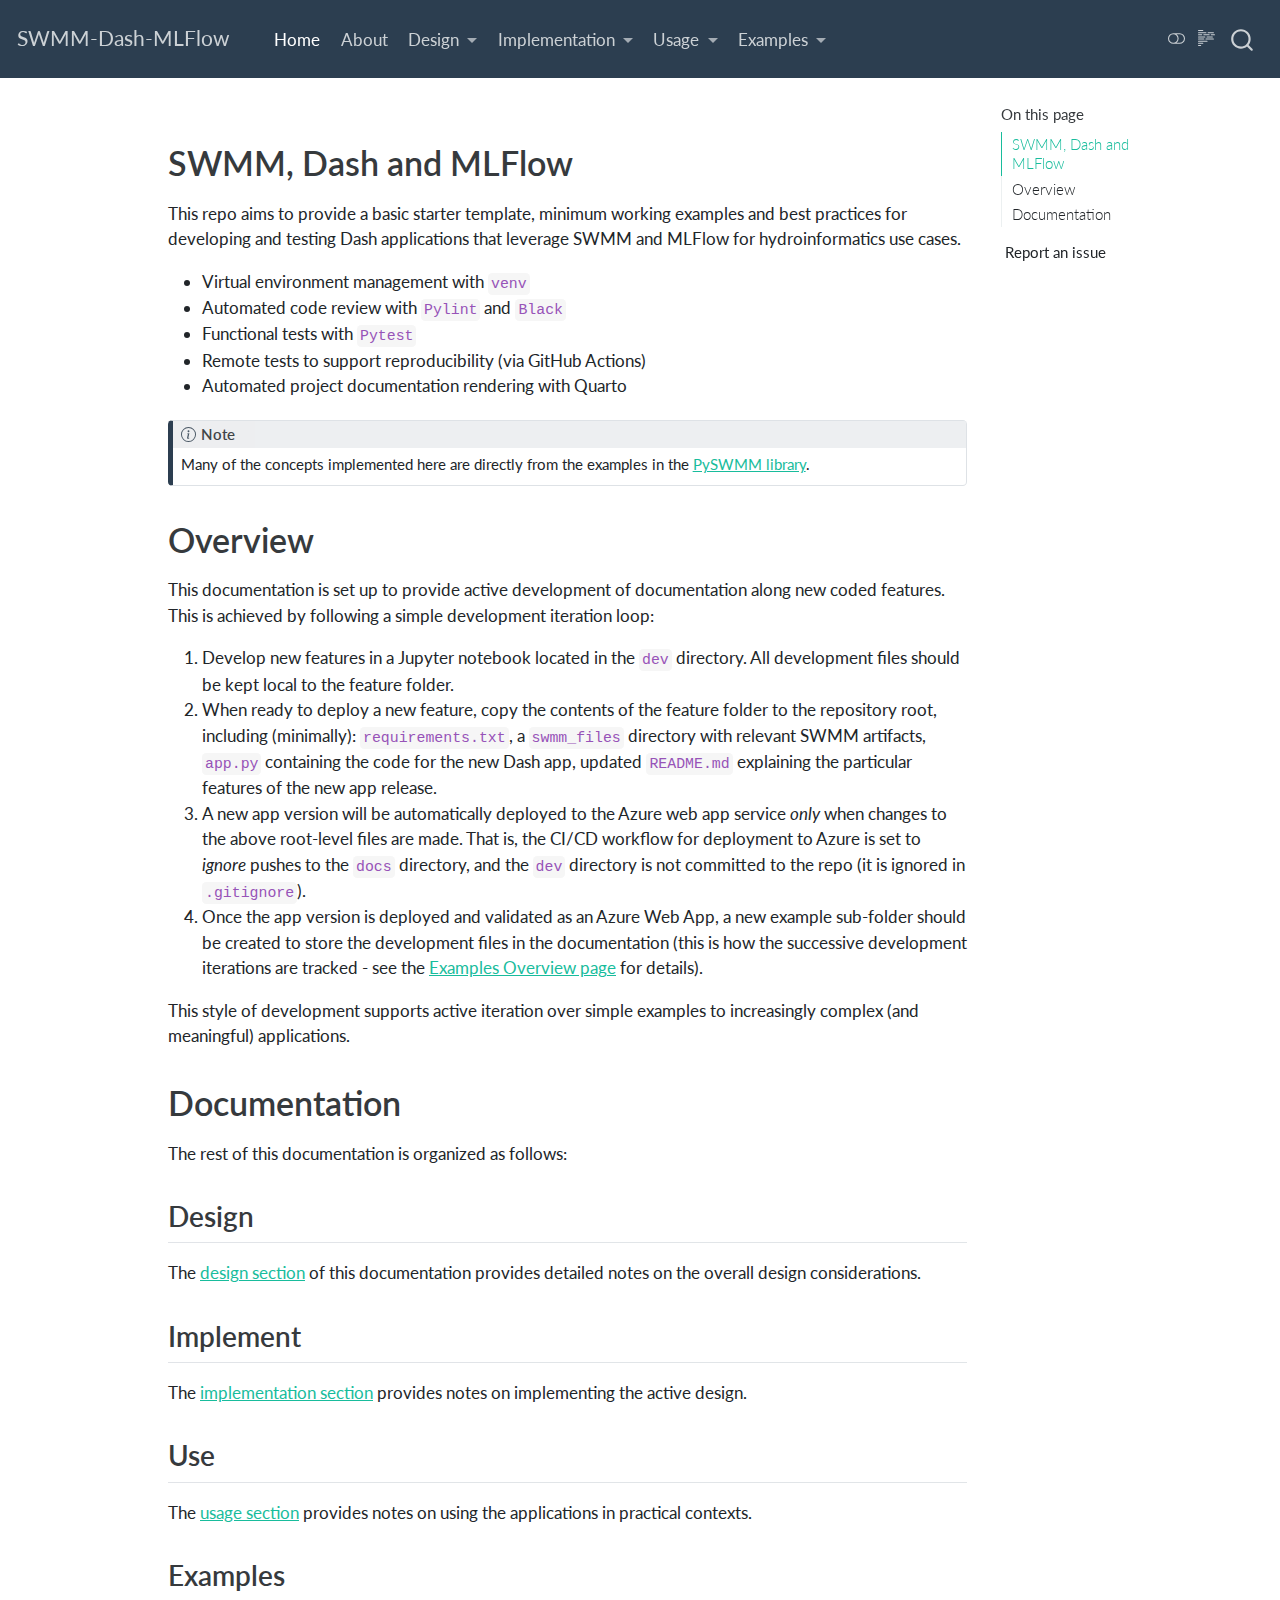
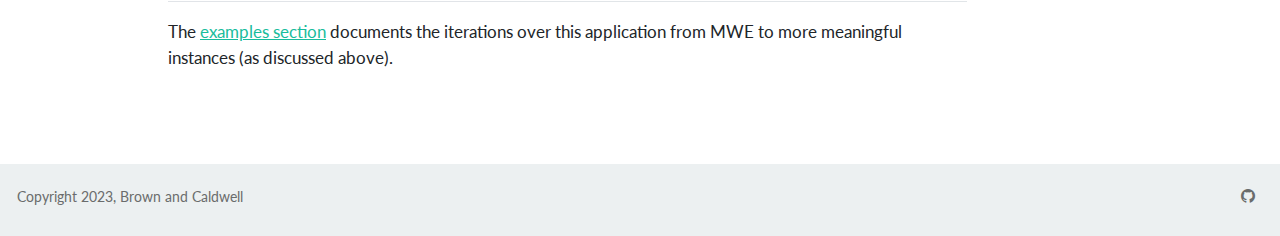
<file: docs/build-docs/index.html>
<!DOCTYPE html>
<html xmlns="http://www.w3.org/1999/xhtml" lang="en" xml:lang="en"><head>

<meta charset="utf-8">
<meta name="generator" content="quarto-1.3.450">

<meta name="viewport" content="width=device-width, initial-scale=1.0, user-scalable=yes">


<title>SWMM-Dash-MLFlow</title>
<style>
code{white-space: pre-wrap;}
span.smallcaps{font-variant: small-caps;}
div.columns{display: flex; gap: min(4vw, 1.5em);}
div.column{flex: auto; overflow-x: auto;}
div.hanging-indent{margin-left: 1.5em; text-indent: -1.5em;}
ul.task-list{list-style: none;}
ul.task-list li input[type="checkbox"] {
  width: 0.8em;
  margin: 0 0.8em 0.2em -1em; /* quarto-specific, see https://github.com/quarto-dev/quarto-cli/issues/4556 */ 
  vertical-align: middle;
}
</style>


<script src="site_libs/quarto-nav/quarto-nav.js"></script>
<script src="site_libs/quarto-nav/headroom.min.js"></script>
<script src="site_libs/clipboard/clipboard.min.js"></script>
<script src="site_libs/quarto-search/autocomplete.umd.js"></script>
<script src="site_libs/quarto-search/fuse.min.js"></script>
<script src="site_libs/quarto-search/quarto-search.js"></script>
<meta name="quarto:offset" content="./">
<script src="site_libs/quarto-html/quarto.js"></script>
<script src="site_libs/quarto-html/popper.min.js"></script>
<script src="site_libs/quarto-html/tippy.umd.min.js"></script>
<script src="site_libs/quarto-html/anchor.min.js"></script>
<link href="site_libs/quarto-html/tippy.css" rel="stylesheet">
<link href="site_libs/quarto-html/quarto-syntax-highlighting.css" rel="stylesheet" class="quarto-color-scheme" id="quarto-text-highlighting-styles">
<link href="site_libs/quarto-html/quarto-syntax-highlighting-dark.css" rel="prefetch" class="quarto-color-scheme quarto-color-alternate" id="quarto-text-highlighting-styles">
<script src="site_libs/bootstrap/bootstrap.min.js"></script>
<link href="site_libs/bootstrap/bootstrap-icons.css" rel="stylesheet">
<link href="site_libs/bootstrap/bootstrap.min.css" rel="stylesheet" class="quarto-color-scheme" id="quarto-bootstrap" data-mode="light">
<link href="site_libs/bootstrap/bootstrap-dark.min.css" rel="prefetch" class="quarto-color-scheme quarto-color-alternate" id="quarto-bootstrap" data-mode="dark">
<script id="quarto-search-options" type="application/json">{
  "location": "navbar",
  "copy-button": false,
  "collapse-after": 3,
  "panel-placement": "end",
  "type": "overlay",
  "limit": 20,
  "language": {
    "search-no-results-text": "No results",
    "search-matching-documents-text": "matching documents",
    "search-copy-link-title": "Copy link to search",
    "search-hide-matches-text": "Hide additional matches",
    "search-more-match-text": "more match in this document",
    "search-more-matches-text": "more matches in this document",
    "search-clear-button-title": "Clear",
    "search-detached-cancel-button-title": "Cancel",
    "search-submit-button-title": "Submit",
    "search-label": "Search"
  }
}</script>


<link rel="stylesheet" href="styles.css">
</head>

<body class="nav-fixed">

<div id="quarto-search-results"></div>
  <header id="quarto-header" class="headroom fixed-top">
    <nav class="navbar navbar-expand-lg navbar-dark ">
      <div class="navbar-container container-fluid">
      <div class="navbar-brand-container">
    <a class="navbar-brand" href="./index.html">
    <span class="navbar-title">SWMM-Dash-MLFlow</span>
    </a>
  </div>
            <div id="quarto-search" class="" title="Search"></div>
          <button class="navbar-toggler" type="button" data-bs-toggle="collapse" data-bs-target="#navbarCollapse" aria-controls="navbarCollapse" aria-expanded="false" aria-label="Toggle navigation" onclick="if (window.quartoToggleHeadroom) { window.quartoToggleHeadroom(); }">
  <span class="navbar-toggler-icon"></span>
</button>
          <div class="collapse navbar-collapse" id="navbarCollapse">
            <ul class="navbar-nav navbar-nav-scroll me-auto">
  <li class="nav-item">
    <a class="nav-link active" href="./index.html" rel="" target="" aria-current="page">
 <span class="menu-text">Home</span></a>
  </li>  
  <li class="nav-item">
    <a class="nav-link" href="./about.html" rel="" target="">
 <span class="menu-text">About</span></a>
  </li>  
  <li class="nav-item dropdown ">
    <a class="nav-link dropdown-toggle" href="#" id="nav-menu-design" role="button" data-bs-toggle="dropdown" aria-expanded="false" rel="" target="">
 <span class="menu-text">Design</span>
    </a>
    <ul class="dropdown-menu" aria-labelledby="nav-menu-design">    
        <li>
    <a class="dropdown-item" href="./design/overview.html" rel="" target="">
 <span class="dropdown-text">Design Overview</span></a>
  </li>  
    </ul>
  </li>
  <li class="nav-item dropdown ">
    <a class="nav-link dropdown-toggle" href="#" id="nav-menu-implementation" role="button" data-bs-toggle="dropdown" aria-expanded="false" rel="" target="">
 <span class="menu-text">Implementation</span>
    </a>
    <ul class="dropdown-menu" aria-labelledby="nav-menu-implementation">    
        <li>
    <a class="dropdown-item" href="./implement/overview.html" rel="" target="">
 <span class="dropdown-text">Implementation Overview</span></a>
  </li>  
    </ul>
  </li>
  <li class="nav-item dropdown ">
    <a class="nav-link dropdown-toggle" href="#" id="nav-menu-usage" role="button" data-bs-toggle="dropdown" aria-expanded="false" rel="" target="">
 <span class="menu-text">Usage</span>
    </a>
    <ul class="dropdown-menu" aria-labelledby="nav-menu-usage">    
        <li>
    <a class="dropdown-item" href="./use/overview.html" rel="" target="">
 <span class="dropdown-text">Usage Overview</span></a>
  </li>  
    </ul>
  </li>
  <li class="nav-item dropdown ">
    <a class="nav-link dropdown-toggle" href="#" id="nav-menu-examples" role="button" data-bs-toggle="dropdown" aria-expanded="false" rel="" target="">
 <span class="menu-text">Examples</span>
    </a>
    <ul class="dropdown-menu" aria-labelledby="nav-menu-examples">    
        <li>
    <a class="dropdown-item" href="./examples/overview.html" rel="" target="">
 <span class="dropdown-text">Examples Overview</span></a>
  </li>  
    </ul>
  </li>
</ul>
            <div class="quarto-navbar-tools ms-auto">
  <a href="" class="quarto-color-scheme-toggle quarto-navigation-tool  px-1" onclick="window.quartoToggleColorScheme(); return false;" title="Toggle dark mode"><i class="bi"></i></a>
  <a href="" class="quarto-reader-toggle quarto-navigation-tool px-1" onclick="window.quartoToggleReader(); return false;" title="Toggle reader mode">
  <div class="quarto-reader-toggle-btn">
  <i class="bi"></i>
  </div>
</a>
</div>
          </div> <!-- /navcollapse -->
      </div> <!-- /container-fluid -->
    </nav>
</header>
<!-- content -->
<div id="quarto-content" class="quarto-container page-columns page-rows-contents page-layout-article page-navbar">
<!-- sidebar -->
<!-- margin-sidebar -->
    <div id="quarto-margin-sidebar" class="sidebar margin-sidebar">
        <nav id="TOC" role="doc-toc" class="toc-active">
    <h2 id="toc-title">On this page</h2>
   
  <ul>
  <li><a href="#swmm-dash-and-mlflow" id="toc-swmm-dash-and-mlflow" class="nav-link active" data-scroll-target="#swmm-dash-and-mlflow">SWMM, Dash and MLFlow</a></li>
  <li><a href="#overview" id="toc-overview" class="nav-link" data-scroll-target="#overview">Overview</a></li>
  <li><a href="#documentation" id="toc-documentation" class="nav-link" data-scroll-target="#documentation">Documentation</a>
  <ul class="collapse">
  <li><a href="#design" id="toc-design" class="nav-link" data-scroll-target="#design">Design</a></li>
  <li><a href="#implement" id="toc-implement" class="nav-link" data-scroll-target="#implement">Implement</a></li>
  <li><a href="#use" id="toc-use" class="nav-link" data-scroll-target="#use">Use</a></li>
  <li><a href="#examples" id="toc-examples" class="nav-link" data-scroll-target="#examples">Examples</a></li>
  </ul></li>
  </ul>
<div class="toc-actions"><div class="action-links"><p><a href="https://github.com/gcoyle83/swmm-dash-mlflow/issues" class="toc-action">Report an issue</a></p></div></div></nav>
    </div>
<!-- main -->
<main class="content" id="quarto-document-content">



<section id="swmm-dash-and-mlflow" class="level1">
<h1>SWMM, Dash and MLFlow</h1>
<p>This repo aims to provide a basic starter template, minimum working examples and best practices for developing and testing Dash applications that leverage SWMM and MLFlow for hydroinformatics use cases.</p>
<ul>
<li>Virtual environment management with <code>venv</code></li>
<li>Automated code review with <code>Pylint</code> and <code>Black</code></li>
<li>Functional tests with <code>Pytest</code></li>
<li>Remote tests to support reproducibility (via GitHub Actions)</li>
<li>Automated project documentation rendering with Quarto</li>
</ul>
<div class="callout callout-style-default callout-note callout-titled">
<div class="callout-header d-flex align-content-center">
<div class="callout-icon-container">
<i class="callout-icon"></i>
</div>
<div class="callout-title-container flex-fill">
Note
</div>
</div>
<div class="callout-body-container callout-body">
<p>Many of the concepts implemented here are directly from the examples in the <a href="https://github.com/pyswmm/pyswmm">PySWMM library</a>.</p>
</div>
</div>
</section>
<section id="overview" class="level1">
<h1>Overview</h1>
<p>This documentation is set up to provide active development of documentation along new coded features. This is achieved by following a simple development iteration loop:</p>
<ol type="1">
<li>Develop new features in a Jupyter notebook located in the <code>dev</code> directory. All development files should be kept local to the feature folder.</li>
<li>When ready to deploy a new feature, copy the contents of the feature folder to the repository root, including (minimally): <code>requirements.txt</code>, a <code>swmm_files</code> directory with relevant SWMM artifacts, <code>app.py</code> containing the code for the new Dash app, updated <code>README.md</code> explaining the particular features of the new app release.</li>
<li>A new app version will be automatically deployed to the Azure web app service <em>only</em> when changes to the above root-level files are made. That is, the CI/CD workflow for deployment to Azure is set to <em>ignore</em> pushes to the <code>docs</code> directory, and the <code>dev</code> directory is not committed to the repo (it is ignored in <code>.gitignore</code>).</li>
<li>Once the app version is deployed and validated as an Azure Web App, a new example sub-folder should be created to store the development files in the documentation (this is how the successive development iterations are tracked - see the <a href="./examples/overview.html">Examples Overview page</a> for details).</li>
</ol>
<p>This style of development supports active iteration over simple examples to increasingly complex (and meaningful) applications.</p>
</section>
<section id="documentation" class="level1">
<h1>Documentation</h1>
<p>The rest of this documentation is organized as follows:</p>
<section id="design" class="level2">
<h2 class="anchored" data-anchor-id="design">Design</h2>
<p>The <a href="./design/overview.html">design section</a> of this documentation provides detailed notes on the overall design considerations.</p>
</section>
<section id="implement" class="level2">
<h2 class="anchored" data-anchor-id="implement">Implement</h2>
<p>The <a href="./implement/overview.html">implementation section</a> provides notes on implementing the active design.</p>
</section>
<section id="use" class="level2">
<h2 class="anchored" data-anchor-id="use">Use</h2>
<p>The <a href="./use/overview.html">usage section</a> provides notes on using the applications in practical contexts.</p>
</section>
<section id="examples" class="level2">
<h2 class="anchored" data-anchor-id="examples">Examples</h2>
<p>The <a href="./examples/overview.html">examples section</a> documents the iterations over this application from MWE to more meaningful instances (as discussed above).</p>


</section>
</section>

<a onclick="window.scrollTo(0, 0); return false;" role="button" id="quarto-back-to-top"><i class="bi bi-arrow-up"></i> Back to top</a></main> <!-- /main -->
<script id="quarto-html-after-body" type="application/javascript">
window.document.addEventListener("DOMContentLoaded", function (event) {
  const toggleBodyColorMode = (bsSheetEl) => {
    const mode = bsSheetEl.getAttribute("data-mode");
    const bodyEl = window.document.querySelector("body");
    if (mode === "dark") {
      bodyEl.classList.add("quarto-dark");
      bodyEl.classList.remove("quarto-light");
    } else {
      bodyEl.classList.add("quarto-light");
      bodyEl.classList.remove("quarto-dark");
    }
  }
  const toggleBodyColorPrimary = () => {
    const bsSheetEl = window.document.querySelector("link#quarto-bootstrap");
    if (bsSheetEl) {
      toggleBodyColorMode(bsSheetEl);
    }
  }
  toggleBodyColorPrimary();  
  const disableStylesheet = (stylesheets) => {
    for (let i=0; i < stylesheets.length; i++) {
      const stylesheet = stylesheets[i];
      stylesheet.rel = 'prefetch';
    }
  }
  const enableStylesheet = (stylesheets) => {
    for (let i=0; i < stylesheets.length; i++) {
      const stylesheet = stylesheets[i];
      stylesheet.rel = 'stylesheet';
    }
  }
  const manageTransitions = (selector, allowTransitions) => {
    const els = window.document.querySelectorAll(selector);
    for (let i=0; i < els.length; i++) {
      const el = els[i];
      if (allowTransitions) {
        el.classList.remove('notransition');
      } else {
        el.classList.add('notransition');
      }
    }
  }
  const toggleColorMode = (alternate) => {
    // Switch the stylesheets
    const alternateStylesheets = window.document.querySelectorAll('link.quarto-color-scheme.quarto-color-alternate');
    manageTransitions('#quarto-margin-sidebar .nav-link', false);
    if (alternate) {
      enableStylesheet(alternateStylesheets);
      for (const sheetNode of alternateStylesheets) {
        if (sheetNode.id === "quarto-bootstrap") {
          toggleBodyColorMode(sheetNode);
        }
      }
    } else {
      disableStylesheet(alternateStylesheets);
      toggleBodyColorPrimary();
    }
    manageTransitions('#quarto-margin-sidebar .nav-link', true);
    // Switch the toggles
    const toggles = window.document.querySelectorAll('.quarto-color-scheme-toggle');
    for (let i=0; i < toggles.length; i++) {
      const toggle = toggles[i];
      if (toggle) {
        if (alternate) {
          toggle.classList.add("alternate");     
        } else {
          toggle.classList.remove("alternate");
        }
      }
    }
    // Hack to workaround the fact that safari doesn't
    // properly recolor the scrollbar when toggling (#1455)
    if (navigator.userAgent.indexOf('Safari') > 0 && navigator.userAgent.indexOf('Chrome') == -1) {
      manageTransitions("body", false);
      window.scrollTo(0, 1);
      setTimeout(() => {
        window.scrollTo(0, 0);
        manageTransitions("body", true);
      }, 40);  
    }
  }
  const isFileUrl = () => { 
    return window.location.protocol === 'file:';
  }
  const hasAlternateSentinel = () => {  
    let styleSentinel = getColorSchemeSentinel();
    if (styleSentinel !== null) {
      return styleSentinel === "alternate";
    } else {
      return false;
    }
  }
  const setStyleSentinel = (alternate) => {
    const value = alternate ? "alternate" : "default";
    if (!isFileUrl()) {
      window.localStorage.setItem("quarto-color-scheme", value);
    } else {
      localAlternateSentinel = value;
    }
  }
  const getColorSchemeSentinel = () => {
    if (!isFileUrl()) {
      const storageValue = window.localStorage.getItem("quarto-color-scheme");
      return storageValue != null ? storageValue : localAlternateSentinel;
    } else {
      return localAlternateSentinel;
    }
  }
  let localAlternateSentinel = 'default';
  // Dark / light mode switch
  window.quartoToggleColorScheme = () => {
    // Read the current dark / light value 
    let toAlternate = !hasAlternateSentinel();
    toggleColorMode(toAlternate);
    setStyleSentinel(toAlternate);
  };
  // Ensure there is a toggle, if there isn't float one in the top right
  if (window.document.querySelector('.quarto-color-scheme-toggle') === null) {
    const a = window.document.createElement('a');
    a.classList.add('top-right');
    a.classList.add('quarto-color-scheme-toggle');
    a.href = "";
    a.onclick = function() { try { window.quartoToggleColorScheme(); } catch {} return false; };
    const i = window.document.createElement("i");
    i.classList.add('bi');
    a.appendChild(i);
    window.document.body.appendChild(a);
  }
  // Switch to dark mode if need be
  if (hasAlternateSentinel()) {
    toggleColorMode(true);
  } else {
    toggleColorMode(false);
  }
  const icon = "";
  const anchorJS = new window.AnchorJS();
  anchorJS.options = {
    placement: 'right',
    icon: icon
  };
  anchorJS.add('.anchored');
  const isCodeAnnotation = (el) => {
    for (const clz of el.classList) {
      if (clz.startsWith('code-annotation-')) {                     
        return true;
      }
    }
    return false;
  }
  const clipboard = new window.ClipboardJS('.code-copy-button', {
    text: function(trigger) {
      const codeEl = trigger.previousElementSibling.cloneNode(true);
      for (const childEl of codeEl.children) {
        if (isCodeAnnotation(childEl)) {
          childEl.remove();
        }
      }
      return codeEl.innerText;
    }
  });
  clipboard.on('success', function(e) {
    // button target
    const button = e.trigger;
    // don't keep focus
    button.blur();
    // flash "checked"
    button.classList.add('code-copy-button-checked');
    var currentTitle = button.getAttribute("title");
    button.setAttribute("title", "Copied!");
    let tooltip;
    if (window.bootstrap) {
      button.setAttribute("data-bs-toggle", "tooltip");
      button.setAttribute("data-bs-placement", "left");
      button.setAttribute("data-bs-title", "Copied!");
      tooltip = new bootstrap.Tooltip(button, 
        { trigger: "manual", 
          customClass: "code-copy-button-tooltip",
          offset: [0, -8]});
      tooltip.show();    
    }
    setTimeout(function() {
      if (tooltip) {
        tooltip.hide();
        button.removeAttribute("data-bs-title");
        button.removeAttribute("data-bs-toggle");
        button.removeAttribute("data-bs-placement");
      }
      button.setAttribute("title", currentTitle);
      button.classList.remove('code-copy-button-checked');
    }, 1000);
    // clear code selection
    e.clearSelection();
  });
  function tippyHover(el, contentFn) {
    const config = {
      allowHTML: true,
      content: contentFn,
      maxWidth: 500,
      delay: 100,
      arrow: false,
      appendTo: function(el) {
          return el.parentElement;
      },
      interactive: true,
      interactiveBorder: 10,
      theme: 'quarto',
      placement: 'bottom-start'
    };
    window.tippy(el, config); 
  }
  const noterefs = window.document.querySelectorAll('a[role="doc-noteref"]');
  for (var i=0; i<noterefs.length; i++) {
    const ref = noterefs[i];
    tippyHover(ref, function() {
      // use id or data attribute instead here
      let href = ref.getAttribute('data-footnote-href') || ref.getAttribute('href');
      try { href = new URL(href).hash; } catch {}
      const id = href.replace(/^#\/?/, "");
      const note = window.document.getElementById(id);
      return note.innerHTML;
    });
  }
      let selectedAnnoteEl;
      const selectorForAnnotation = ( cell, annotation) => {
        let cellAttr = 'data-code-cell="' + cell + '"';
        let lineAttr = 'data-code-annotation="' +  annotation + '"';
        const selector = 'span[' + cellAttr + '][' + lineAttr + ']';
        return selector;
      }
      const selectCodeLines = (annoteEl) => {
        const doc = window.document;
        const targetCell = annoteEl.getAttribute("data-target-cell");
        const targetAnnotation = annoteEl.getAttribute("data-target-annotation");
        const annoteSpan = window.document.querySelector(selectorForAnnotation(targetCell, targetAnnotation));
        const lines = annoteSpan.getAttribute("data-code-lines").split(",");
        const lineIds = lines.map((line) => {
          return targetCell + "-" + line;
        })
        let top = null;
        let height = null;
        let parent = null;
        if (lineIds.length > 0) {
            //compute the position of the single el (top and bottom and make a div)
            const el = window.document.getElementById(lineIds[0]);
            top = el.offsetTop;
            height = el.offsetHeight;
            parent = el.parentElement.parentElement;
          if (lineIds.length > 1) {
            const lastEl = window.document.getElementById(lineIds[lineIds.length - 1]);
            const bottom = lastEl.offsetTop + lastEl.offsetHeight;
            height = bottom - top;
          }
          if (top !== null && height !== null && parent !== null) {
            // cook up a div (if necessary) and position it 
            let div = window.document.getElementById("code-annotation-line-highlight");
            if (div === null) {
              div = window.document.createElement("div");
              div.setAttribute("id", "code-annotation-line-highlight");
              div.style.position = 'absolute';
              parent.appendChild(div);
            }
            div.style.top = top - 2 + "px";
            div.style.height = height + 4 + "px";
            let gutterDiv = window.document.getElementById("code-annotation-line-highlight-gutter");
            if (gutterDiv === null) {
              gutterDiv = window.document.createElement("div");
              gutterDiv.setAttribute("id", "code-annotation-line-highlight-gutter");
              gutterDiv.style.position = 'absolute';
              const codeCell = window.document.getElementById(targetCell);
              const gutter = codeCell.querySelector('.code-annotation-gutter');
              gutter.appendChild(gutterDiv);
            }
            gutterDiv.style.top = top - 2 + "px";
            gutterDiv.style.height = height + 4 + "px";
          }
          selectedAnnoteEl = annoteEl;
        }
      };
      const unselectCodeLines = () => {
        const elementsIds = ["code-annotation-line-highlight", "code-annotation-line-highlight-gutter"];
        elementsIds.forEach((elId) => {
          const div = window.document.getElementById(elId);
          if (div) {
            div.remove();
          }
        });
        selectedAnnoteEl = undefined;
      };
      // Attach click handler to the DT
      const annoteDls = window.document.querySelectorAll('dt[data-target-cell]');
      for (const annoteDlNode of annoteDls) {
        annoteDlNode.addEventListener('click', (event) => {
          const clickedEl = event.target;
          if (clickedEl !== selectedAnnoteEl) {
            unselectCodeLines();
            const activeEl = window.document.querySelector('dt[data-target-cell].code-annotation-active');
            if (activeEl) {
              activeEl.classList.remove('code-annotation-active');
            }
            selectCodeLines(clickedEl);
            clickedEl.classList.add('code-annotation-active');
          } else {
            // Unselect the line
            unselectCodeLines();
            clickedEl.classList.remove('code-annotation-active');
          }
        });
      }
  const findCites = (el) => {
    const parentEl = el.parentElement;
    if (parentEl) {
      const cites = parentEl.dataset.cites;
      if (cites) {
        return {
          el,
          cites: cites.split(' ')
        };
      } else {
        return findCites(el.parentElement)
      }
    } else {
      return undefined;
    }
  };
  var bibliorefs = window.document.querySelectorAll('a[role="doc-biblioref"]');
  for (var i=0; i<bibliorefs.length; i++) {
    const ref = bibliorefs[i];
    const citeInfo = findCites(ref);
    if (citeInfo) {
      tippyHover(citeInfo.el, function() {
        var popup = window.document.createElement('div');
        citeInfo.cites.forEach(function(cite) {
          var citeDiv = window.document.createElement('div');
          citeDiv.classList.add('hanging-indent');
          citeDiv.classList.add('csl-entry');
          var biblioDiv = window.document.getElementById('ref-' + cite);
          if (biblioDiv) {
            citeDiv.innerHTML = biblioDiv.innerHTML;
          }
          popup.appendChild(citeDiv);
        });
        return popup.innerHTML;
      });
    }
  }
});
</script>
</div> <!-- /content -->
<footer class="footer">
  <div class="nav-footer">
    <div class="nav-footer-left">Copyright 2023, Brown and Caldwell</div>   
    <div class="nav-footer-center">
      &nbsp;
    </div>
    <div class="nav-footer-right">
      <ul class="footer-items list-unstyled">
    <li class="nav-item compact">
    <a class="nav-link" href="https://github.com/gcoyle83/swmm-dash-mlflow">
      <i class="bi bi-github" role="img">
</i> 
    </a>
  </li>  
</ul>
    </div>
  </div>
</footer>



</body></html>
</file>
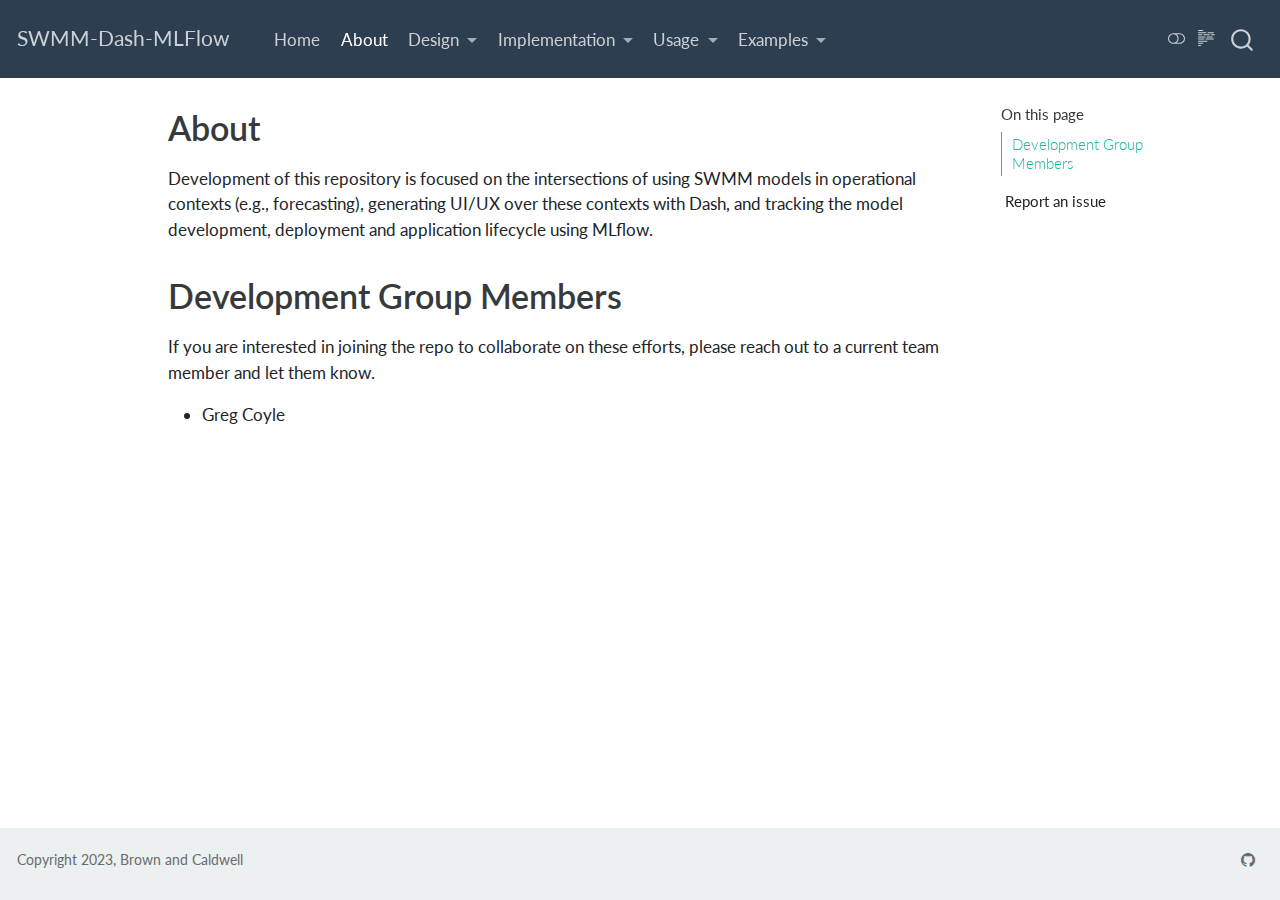
<file: docs/build-docs/about.html>
<!DOCTYPE html>
<html xmlns="http://www.w3.org/1999/xhtml" lang="en" xml:lang="en"><head>

<meta charset="utf-8">
<meta name="generator" content="quarto-1.3.450">

<meta name="viewport" content="width=device-width, initial-scale=1.0, user-scalable=yes">


<title>SWMM-Dash-MLFlow - About</title>
<style>
code{white-space: pre-wrap;}
span.smallcaps{font-variant: small-caps;}
div.columns{display: flex; gap: min(4vw, 1.5em);}
div.column{flex: auto; overflow-x: auto;}
div.hanging-indent{margin-left: 1.5em; text-indent: -1.5em;}
ul.task-list{list-style: none;}
ul.task-list li input[type="checkbox"] {
  width: 0.8em;
  margin: 0 0.8em 0.2em -1em; /* quarto-specific, see https://github.com/quarto-dev/quarto-cli/issues/4556 */ 
  vertical-align: middle;
}
</style>


<script src="site_libs/quarto-nav/quarto-nav.js"></script>
<script src="site_libs/quarto-nav/headroom.min.js"></script>
<script src="site_libs/clipboard/clipboard.min.js"></script>
<script src="site_libs/quarto-search/autocomplete.umd.js"></script>
<script src="site_libs/quarto-search/fuse.min.js"></script>
<script src="site_libs/quarto-search/quarto-search.js"></script>
<meta name="quarto:offset" content="./">
<script src="site_libs/quarto-html/quarto.js"></script>
<script src="site_libs/quarto-html/popper.min.js"></script>
<script src="site_libs/quarto-html/tippy.umd.min.js"></script>
<script src="site_libs/quarto-html/anchor.min.js"></script>
<link href="site_libs/quarto-html/tippy.css" rel="stylesheet">
<link href="site_libs/quarto-html/quarto-syntax-highlighting.css" rel="stylesheet" class="quarto-color-scheme" id="quarto-text-highlighting-styles">
<link href="site_libs/quarto-html/quarto-syntax-highlighting-dark.css" rel="prefetch" class="quarto-color-scheme quarto-color-alternate" id="quarto-text-highlighting-styles">
<script src="site_libs/bootstrap/bootstrap.min.js"></script>
<link href="site_libs/bootstrap/bootstrap-icons.css" rel="stylesheet">
<link href="site_libs/bootstrap/bootstrap.min.css" rel="stylesheet" class="quarto-color-scheme" id="quarto-bootstrap" data-mode="light">
<link href="site_libs/bootstrap/bootstrap-dark.min.css" rel="prefetch" class="quarto-color-scheme quarto-color-alternate" id="quarto-bootstrap" data-mode="dark">
<script id="quarto-search-options" type="application/json">{
  "location": "navbar",
  "copy-button": false,
  "collapse-after": 3,
  "panel-placement": "end",
  "type": "overlay",
  "limit": 20,
  "language": {
    "search-no-results-text": "No results",
    "search-matching-documents-text": "matching documents",
    "search-copy-link-title": "Copy link to search",
    "search-hide-matches-text": "Hide additional matches",
    "search-more-match-text": "more match in this document",
    "search-more-matches-text": "more matches in this document",
    "search-clear-button-title": "Clear",
    "search-detached-cancel-button-title": "Cancel",
    "search-submit-button-title": "Submit",
    "search-label": "Search"
  }
}</script>


<link rel="stylesheet" href="styles.css">
</head>

<body class="nav-fixed">

<div id="quarto-search-results"></div>
  <header id="quarto-header" class="headroom fixed-top">
    <nav class="navbar navbar-expand-lg navbar-dark ">
      <div class="navbar-container container-fluid">
      <div class="navbar-brand-container">
    <a class="navbar-brand" href="./index.html">
    <span class="navbar-title">SWMM-Dash-MLFlow</span>
    </a>
  </div>
            <div id="quarto-search" class="" title="Search"></div>
          <button class="navbar-toggler" type="button" data-bs-toggle="collapse" data-bs-target="#navbarCollapse" aria-controls="navbarCollapse" aria-expanded="false" aria-label="Toggle navigation" onclick="if (window.quartoToggleHeadroom) { window.quartoToggleHeadroom(); }">
  <span class="navbar-toggler-icon"></span>
</button>
          <div class="collapse navbar-collapse" id="navbarCollapse">
            <ul class="navbar-nav navbar-nav-scroll me-auto">
  <li class="nav-item">
    <a class="nav-link" href="./index.html" rel="" target="">
 <span class="menu-text">Home</span></a>
  </li>  
  <li class="nav-item">
    <a class="nav-link active" href="./about.html" rel="" target="" aria-current="page">
 <span class="menu-text">About</span></a>
  </li>  
  <li class="nav-item dropdown ">
    <a class="nav-link dropdown-toggle" href="#" id="nav-menu-design" role="button" data-bs-toggle="dropdown" aria-expanded="false" rel="" target="">
 <span class="menu-text">Design</span>
    </a>
    <ul class="dropdown-menu" aria-labelledby="nav-menu-design">    
        <li>
    <a class="dropdown-item" href="./design/overview.html" rel="" target="">
 <span class="dropdown-text">Design Overview</span></a>
  </li>  
    </ul>
  </li>
  <li class="nav-item dropdown ">
    <a class="nav-link dropdown-toggle" href="#" id="nav-menu-implementation" role="button" data-bs-toggle="dropdown" aria-expanded="false" rel="" target="">
 <span class="menu-text">Implementation</span>
    </a>
    <ul class="dropdown-menu" aria-labelledby="nav-menu-implementation">    
        <li>
    <a class="dropdown-item" href="./implement/overview.html" rel="" target="">
 <span class="dropdown-text">Implementation Overview</span></a>
  </li>  
    </ul>
  </li>
  <li class="nav-item dropdown ">
    <a class="nav-link dropdown-toggle" href="#" id="nav-menu-usage" role="button" data-bs-toggle="dropdown" aria-expanded="false" rel="" target="">
 <span class="menu-text">Usage</span>
    </a>
    <ul class="dropdown-menu" aria-labelledby="nav-menu-usage">    
        <li>
    <a class="dropdown-item" href="./use/overview.html" rel="" target="">
 <span class="dropdown-text">Usage Overview</span></a>
  </li>  
    </ul>
  </li>
  <li class="nav-item dropdown ">
    <a class="nav-link dropdown-toggle" href="#" id="nav-menu-examples" role="button" data-bs-toggle="dropdown" aria-expanded="false" rel="" target="">
 <span class="menu-text">Examples</span>
    </a>
    <ul class="dropdown-menu" aria-labelledby="nav-menu-examples">    
        <li>
    <a class="dropdown-item" href="./examples/overview.html" rel="" target="">
 <span class="dropdown-text">Examples Overview</span></a>
  </li>  
    </ul>
  </li>
</ul>
            <div class="quarto-navbar-tools ms-auto">
  <a href="" class="quarto-color-scheme-toggle quarto-navigation-tool  px-1" onclick="window.quartoToggleColorScheme(); return false;" title="Toggle dark mode"><i class="bi"></i></a>
  <a href="" class="quarto-reader-toggle quarto-navigation-tool px-1" onclick="window.quartoToggleReader(); return false;" title="Toggle reader mode">
  <div class="quarto-reader-toggle-btn">
  <i class="bi"></i>
  </div>
</a>
</div>
          </div> <!-- /navcollapse -->
      </div> <!-- /container-fluid -->
    </nav>
</header>
<!-- content -->
<div id="quarto-content" class="quarto-container page-columns page-rows-contents page-layout-article page-navbar">
<!-- sidebar -->
<!-- margin-sidebar -->
    <div id="quarto-margin-sidebar" class="sidebar margin-sidebar">
        <nav id="TOC" role="doc-toc" class="toc-active">
    <h2 id="toc-title">On this page</h2>
   
  <ul>
  <li><a href="#development-group-members" id="toc-development-group-members" class="nav-link active" data-scroll-target="#development-group-members">Development Group Members</a></li>
  </ul>
<div class="toc-actions"><div class="action-links"><p><a href="https://github.com/gcoyle83/swmm-dash-mlflow/issues" class="toc-action">Report an issue</a></p></div></div></nav>
    </div>
<!-- main -->
<main class="content" id="quarto-document-content">

<header id="title-block-header" class="quarto-title-block default">
<div class="quarto-title">
<h1 class="title">About</h1>
</div>



<div class="quarto-title-meta">

    
  
    
  </div>
  

</header>

<p>Development of this repository is focused on the intersections of using SWMM models in operational contexts (e.g., forecasting), generating UI/UX over these contexts with Dash, and tracking the model development, deployment and application lifecycle using MLflow.</p>
<section id="development-group-members" class="level1">
<h1>Development Group Members</h1>
<p>If you are interested in joining the repo to collaborate on these efforts, please reach out to a current team member and let them know.</p>
<ul>
<li>Greg Coyle</li>
</ul>


</section>

<a onclick="window.scrollTo(0, 0); return false;" role="button" id="quarto-back-to-top"><i class="bi bi-arrow-up"></i> Back to top</a></main> <!-- /main -->
<script id="quarto-html-after-body" type="application/javascript">
window.document.addEventListener("DOMContentLoaded", function (event) {
  const toggleBodyColorMode = (bsSheetEl) => {
    const mode = bsSheetEl.getAttribute("data-mode");
    const bodyEl = window.document.querySelector("body");
    if (mode === "dark") {
      bodyEl.classList.add("quarto-dark");
      bodyEl.classList.remove("quarto-light");
    } else {
      bodyEl.classList.add("quarto-light");
      bodyEl.classList.remove("quarto-dark");
    }
  }
  const toggleBodyColorPrimary = () => {
    const bsSheetEl = window.document.querySelector("link#quarto-bootstrap");
    if (bsSheetEl) {
      toggleBodyColorMode(bsSheetEl);
    }
  }
  toggleBodyColorPrimary();  
  const disableStylesheet = (stylesheets) => {
    for (let i=0; i < stylesheets.length; i++) {
      const stylesheet = stylesheets[i];
      stylesheet.rel = 'prefetch';
    }
  }
  const enableStylesheet = (stylesheets) => {
    for (let i=0; i < stylesheets.length; i++) {
      const stylesheet = stylesheets[i];
      stylesheet.rel = 'stylesheet';
    }
  }
  const manageTransitions = (selector, allowTransitions) => {
    const els = window.document.querySelectorAll(selector);
    for (let i=0; i < els.length; i++) {
      const el = els[i];
      if (allowTransitions) {
        el.classList.remove('notransition');
      } else {
        el.classList.add('notransition');
      }
    }
  }
  const toggleColorMode = (alternate) => {
    // Switch the stylesheets
    const alternateStylesheets = window.document.querySelectorAll('link.quarto-color-scheme.quarto-color-alternate');
    manageTransitions('#quarto-margin-sidebar .nav-link', false);
    if (alternate) {
      enableStylesheet(alternateStylesheets);
      for (const sheetNode of alternateStylesheets) {
        if (sheetNode.id === "quarto-bootstrap") {
          toggleBodyColorMode(sheetNode);
        }
      }
    } else {
      disableStylesheet(alternateStylesheets);
      toggleBodyColorPrimary();
    }
    manageTransitions('#quarto-margin-sidebar .nav-link', true);
    // Switch the toggles
    const toggles = window.document.querySelectorAll('.quarto-color-scheme-toggle');
    for (let i=0; i < toggles.length; i++) {
      const toggle = toggles[i];
      if (toggle) {
        if (alternate) {
          toggle.classList.add("alternate");     
        } else {
          toggle.classList.remove("alternate");
        }
      }
    }
    // Hack to workaround the fact that safari doesn't
    // properly recolor the scrollbar when toggling (#1455)
    if (navigator.userAgent.indexOf('Safari') > 0 && navigator.userAgent.indexOf('Chrome') == -1) {
      manageTransitions("body", false);
      window.scrollTo(0, 1);
      setTimeout(() => {
        window.scrollTo(0, 0);
        manageTransitions("body", true);
      }, 40);  
    }
  }
  const isFileUrl = () => { 
    return window.location.protocol === 'file:';
  }
  const hasAlternateSentinel = () => {  
    let styleSentinel = getColorSchemeSentinel();
    if (styleSentinel !== null) {
      return styleSentinel === "alternate";
    } else {
      return false;
    }
  }
  const setStyleSentinel = (alternate) => {
    const value = alternate ? "alternate" : "default";
    if (!isFileUrl()) {
      window.localStorage.setItem("quarto-color-scheme", value);
    } else {
      localAlternateSentinel = value;
    }
  }
  const getColorSchemeSentinel = () => {
    if (!isFileUrl()) {
      const storageValue = window.localStorage.getItem("quarto-color-scheme");
      return storageValue != null ? storageValue : localAlternateSentinel;
    } else {
      return localAlternateSentinel;
    }
  }
  let localAlternateSentinel = 'default';
  // Dark / light mode switch
  window.quartoToggleColorScheme = () => {
    // Read the current dark / light value 
    let toAlternate = !hasAlternateSentinel();
    toggleColorMode(toAlternate);
    setStyleSentinel(toAlternate);
  };
  // Ensure there is a toggle, if there isn't float one in the top right
  if (window.document.querySelector('.quarto-color-scheme-toggle') === null) {
    const a = window.document.createElement('a');
    a.classList.add('top-right');
    a.classList.add('quarto-color-scheme-toggle');
    a.href = "";
    a.onclick = function() { try { window.quartoToggleColorScheme(); } catch {} return false; };
    const i = window.document.createElement("i");
    i.classList.add('bi');
    a.appendChild(i);
    window.document.body.appendChild(a);
  }
  // Switch to dark mode if need be
  if (hasAlternateSentinel()) {
    toggleColorMode(true);
  } else {
    toggleColorMode(false);
  }
  const icon = "";
  const anchorJS = new window.AnchorJS();
  anchorJS.options = {
    placement: 'right',
    icon: icon
  };
  anchorJS.add('.anchored');
  const isCodeAnnotation = (el) => {
    for (const clz of el.classList) {
      if (clz.startsWith('code-annotation-')) {                     
        return true;
      }
    }
    return false;
  }
  const clipboard = new window.ClipboardJS('.code-copy-button', {
    text: function(trigger) {
      const codeEl = trigger.previousElementSibling.cloneNode(true);
      for (const childEl of codeEl.children) {
        if (isCodeAnnotation(childEl)) {
          childEl.remove();
        }
      }
      return codeEl.innerText;
    }
  });
  clipboard.on('success', function(e) {
    // button target
    const button = e.trigger;
    // don't keep focus
    button.blur();
    // flash "checked"
    button.classList.add('code-copy-button-checked');
    var currentTitle = button.getAttribute("title");
    button.setAttribute("title", "Copied!");
    let tooltip;
    if (window.bootstrap) {
      button.setAttribute("data-bs-toggle", "tooltip");
      button.setAttribute("data-bs-placement", "left");
      button.setAttribute("data-bs-title", "Copied!");
      tooltip = new bootstrap.Tooltip(button, 
        { trigger: "manual", 
          customClass: "code-copy-button-tooltip",
          offset: [0, -8]});
      tooltip.show();    
    }
    setTimeout(function() {
      if (tooltip) {
        tooltip.hide();
        button.removeAttribute("data-bs-title");
        button.removeAttribute("data-bs-toggle");
        button.removeAttribute("data-bs-placement");
      }
      button.setAttribute("title", currentTitle);
      button.classList.remove('code-copy-button-checked');
    }, 1000);
    // clear code selection
    e.clearSelection();
  });
  function tippyHover(el, contentFn) {
    const config = {
      allowHTML: true,
      content: contentFn,
      maxWidth: 500,
      delay: 100,
      arrow: false,
      appendTo: function(el) {
          return el.parentElement;
      },
      interactive: true,
      interactiveBorder: 10,
      theme: 'quarto',
      placement: 'bottom-start'
    };
    window.tippy(el, config); 
  }
  const noterefs = window.document.querySelectorAll('a[role="doc-noteref"]');
  for (var i=0; i<noterefs.length; i++) {
    const ref = noterefs[i];
    tippyHover(ref, function() {
      // use id or data attribute instead here
      let href = ref.getAttribute('data-footnote-href') || ref.getAttribute('href');
      try { href = new URL(href).hash; } catch {}
      const id = href.replace(/^#\/?/, "");
      const note = window.document.getElementById(id);
      return note.innerHTML;
    });
  }
      let selectedAnnoteEl;
      const selectorForAnnotation = ( cell, annotation) => {
        let cellAttr = 'data-code-cell="' + cell + '"';
        let lineAttr = 'data-code-annotation="' +  annotation + '"';
        const selector = 'span[' + cellAttr + '][' + lineAttr + ']';
        return selector;
      }
      const selectCodeLines = (annoteEl) => {
        const doc = window.document;
        const targetCell = annoteEl.getAttribute("data-target-cell");
        const targetAnnotation = annoteEl.getAttribute("data-target-annotation");
        const annoteSpan = window.document.querySelector(selectorForAnnotation(targetCell, targetAnnotation));
        const lines = annoteSpan.getAttribute("data-code-lines").split(",");
        const lineIds = lines.map((line) => {
          return targetCell + "-" + line;
        })
        let top = null;
        let height = null;
        let parent = null;
        if (lineIds.length > 0) {
            //compute the position of the single el (top and bottom and make a div)
            const el = window.document.getElementById(lineIds[0]);
            top = el.offsetTop;
            height = el.offsetHeight;
            parent = el.parentElement.parentElement;
          if (lineIds.length > 1) {
            const lastEl = window.document.getElementById(lineIds[lineIds.length - 1]);
            const bottom = lastEl.offsetTop + lastEl.offsetHeight;
            height = bottom - top;
          }
          if (top !== null && height !== null && parent !== null) {
            // cook up a div (if necessary) and position it 
            let div = window.document.getElementById("code-annotation-line-highlight");
            if (div === null) {
              div = window.document.createElement("div");
              div.setAttribute("id", "code-annotation-line-highlight");
              div.style.position = 'absolute';
              parent.appendChild(div);
            }
            div.style.top = top - 2 + "px";
            div.style.height = height + 4 + "px";
            let gutterDiv = window.document.getElementById("code-annotation-line-highlight-gutter");
            if (gutterDiv === null) {
              gutterDiv = window.document.createElement("div");
              gutterDiv.setAttribute("id", "code-annotation-line-highlight-gutter");
              gutterDiv.style.position = 'absolute';
              const codeCell = window.document.getElementById(targetCell);
              const gutter = codeCell.querySelector('.code-annotation-gutter');
              gutter.appendChild(gutterDiv);
            }
            gutterDiv.style.top = top - 2 + "px";
            gutterDiv.style.height = height + 4 + "px";
          }
          selectedAnnoteEl = annoteEl;
        }
      };
      const unselectCodeLines = () => {
        const elementsIds = ["code-annotation-line-highlight", "code-annotation-line-highlight-gutter"];
        elementsIds.forEach((elId) => {
          const div = window.document.getElementById(elId);
          if (div) {
            div.remove();
          }
        });
        selectedAnnoteEl = undefined;
      };
      // Attach click handler to the DT
      const annoteDls = window.document.querySelectorAll('dt[data-target-cell]');
      for (const annoteDlNode of annoteDls) {
        annoteDlNode.addEventListener('click', (event) => {
          const clickedEl = event.target;
          if (clickedEl !== selectedAnnoteEl) {
            unselectCodeLines();
            const activeEl = window.document.querySelector('dt[data-target-cell].code-annotation-active');
            if (activeEl) {
              activeEl.classList.remove('code-annotation-active');
            }
            selectCodeLines(clickedEl);
            clickedEl.classList.add('code-annotation-active');
          } else {
            // Unselect the line
            unselectCodeLines();
            clickedEl.classList.remove('code-annotation-active');
          }
        });
      }
  const findCites = (el) => {
    const parentEl = el.parentElement;
    if (parentEl) {
      const cites = parentEl.dataset.cites;
      if (cites) {
        return {
          el,
          cites: cites.split(' ')
        };
      } else {
        return findCites(el.parentElement)
      }
    } else {
      return undefined;
    }
  };
  var bibliorefs = window.document.querySelectorAll('a[role="doc-biblioref"]');
  for (var i=0; i<bibliorefs.length; i++) {
    const ref = bibliorefs[i];
    const citeInfo = findCites(ref);
    if (citeInfo) {
      tippyHover(citeInfo.el, function() {
        var popup = window.document.createElement('div');
        citeInfo.cites.forEach(function(cite) {
          var citeDiv = window.document.createElement('div');
          citeDiv.classList.add('hanging-indent');
          citeDiv.classList.add('csl-entry');
          var biblioDiv = window.document.getElementById('ref-' + cite);
          if (biblioDiv) {
            citeDiv.innerHTML = biblioDiv.innerHTML;
          }
          popup.appendChild(citeDiv);
        });
        return popup.innerHTML;
      });
    }
  }
});
</script>
</div> <!-- /content -->
<footer class="footer">
  <div class="nav-footer">
    <div class="nav-footer-left">Copyright 2023, Brown and Caldwell</div>   
    <div class="nav-footer-center">
      &nbsp;
    </div>
    <div class="nav-footer-right">
      <ul class="footer-items list-unstyled">
    <li class="nav-item compact">
    <a class="nav-link" href="https://github.com/gcoyle83/swmm-dash-mlflow">
      <i class="bi bi-github" role="img">
</i> 
    </a>
  </li>  
</ul>
    </div>
  </div>
</footer>



</body></html>
</file>
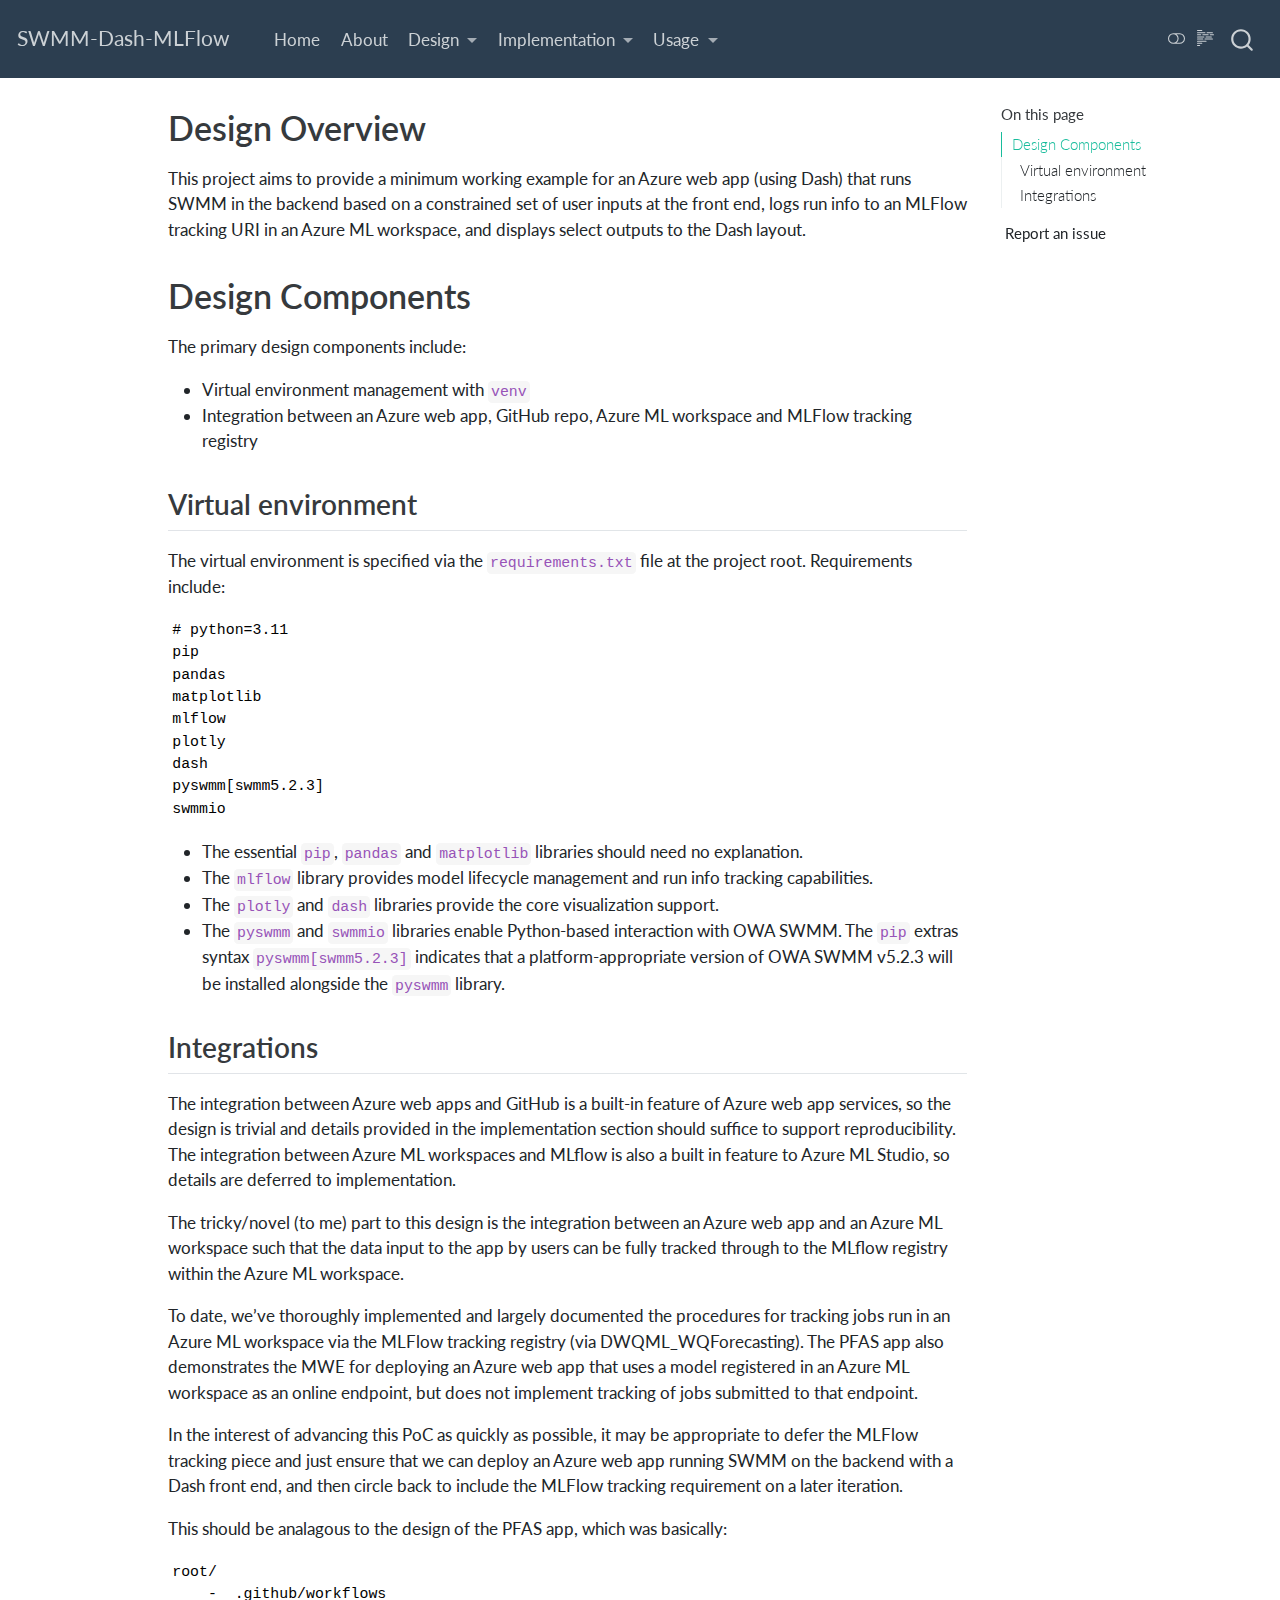
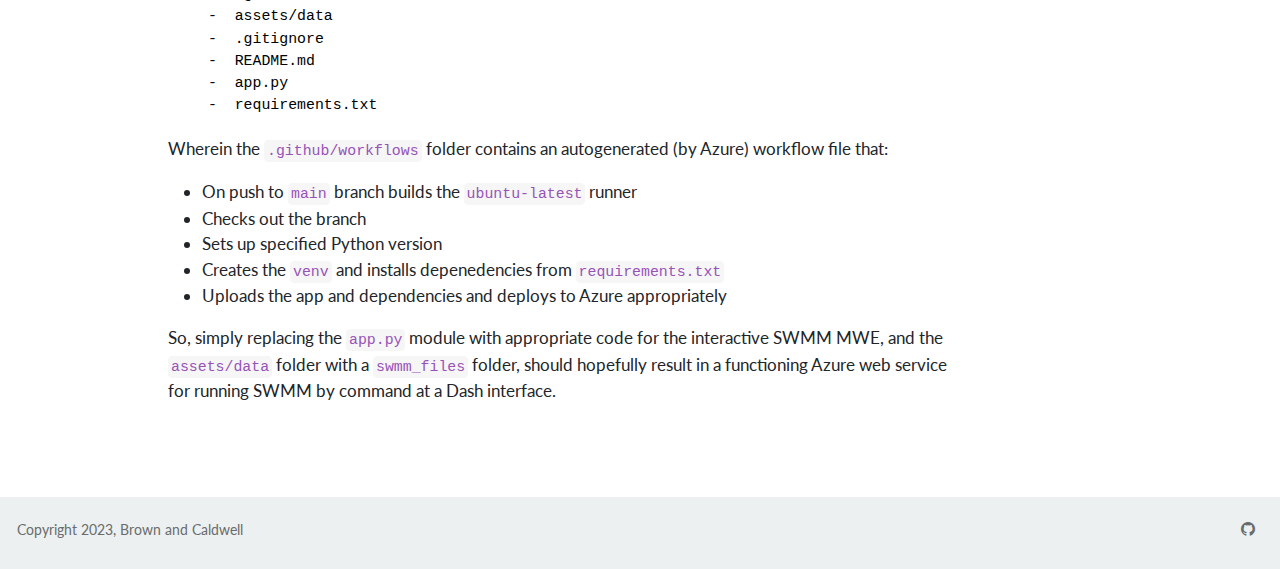
<file: docs/build-docs/design/overview.html>
<!DOCTYPE html>
<html xmlns="http://www.w3.org/1999/xhtml" lang="en" xml:lang="en"><head>

<meta charset="utf-8">
<meta name="generator" content="quarto-1.3.450">

<meta name="viewport" content="width=device-width, initial-scale=1.0, user-scalable=yes">


<title>SWMM-Dash-MLFlow - Design Overview</title>
<style>
code{white-space: pre-wrap;}
span.smallcaps{font-variant: small-caps;}
div.columns{display: flex; gap: min(4vw, 1.5em);}
div.column{flex: auto; overflow-x: auto;}
div.hanging-indent{margin-left: 1.5em; text-indent: -1.5em;}
ul.task-list{list-style: none;}
ul.task-list li input[type="checkbox"] {
  width: 0.8em;
  margin: 0 0.8em 0.2em -1em; /* quarto-specific, see https://github.com/quarto-dev/quarto-cli/issues/4556 */ 
  vertical-align: middle;
}
</style>


<script src="../site_libs/quarto-nav/quarto-nav.js"></script>
<script src="../site_libs/quarto-nav/headroom.min.js"></script>
<script src="../site_libs/clipboard/clipboard.min.js"></script>
<script src="../site_libs/quarto-search/autocomplete.umd.js"></script>
<script src="../site_libs/quarto-search/fuse.min.js"></script>
<script src="../site_libs/quarto-search/quarto-search.js"></script>
<meta name="quarto:offset" content="../">
<script src="../site_libs/quarto-html/quarto.js"></script>
<script src="../site_libs/quarto-html/popper.min.js"></script>
<script src="../site_libs/quarto-html/tippy.umd.min.js"></script>
<script src="../site_libs/quarto-html/anchor.min.js"></script>
<link href="../site_libs/quarto-html/tippy.css" rel="stylesheet">
<link href="../site_libs/quarto-html/quarto-syntax-highlighting.css" rel="stylesheet" class="quarto-color-scheme" id="quarto-text-highlighting-styles">
<link href="../site_libs/quarto-html/quarto-syntax-highlighting-dark.css" rel="prefetch" class="quarto-color-scheme quarto-color-alternate" id="quarto-text-highlighting-styles">
<script src="../site_libs/bootstrap/bootstrap.min.js"></script>
<link href="../site_libs/bootstrap/bootstrap-icons.css" rel="stylesheet">
<link href="../site_libs/bootstrap/bootstrap.min.css" rel="stylesheet" class="quarto-color-scheme" id="quarto-bootstrap" data-mode="light">
<link href="../site_libs/bootstrap/bootstrap-dark.min.css" rel="prefetch" class="quarto-color-scheme quarto-color-alternate" id="quarto-bootstrap" data-mode="dark">
<script id="quarto-search-options" type="application/json">{
  "location": "navbar",
  "copy-button": false,
  "collapse-after": 3,
  "panel-placement": "end",
  "type": "overlay",
  "limit": 20,
  "language": {
    "search-no-results-text": "No results",
    "search-matching-documents-text": "matching documents",
    "search-copy-link-title": "Copy link to search",
    "search-hide-matches-text": "Hide additional matches",
    "search-more-match-text": "more match in this document",
    "search-more-matches-text": "more matches in this document",
    "search-clear-button-title": "Clear",
    "search-detached-cancel-button-title": "Cancel",
    "search-submit-button-title": "Submit",
    "search-label": "Search"
  }
}</script>


<link rel="stylesheet" href="../styles.css">
</head>

<body class="nav-fixed">

<div id="quarto-search-results"></div>
  <header id="quarto-header" class="headroom fixed-top">
    <nav class="navbar navbar-expand-lg navbar-dark ">
      <div class="navbar-container container-fluid">
      <div class="navbar-brand-container">
    <a class="navbar-brand" href="../index.html">
    <span class="navbar-title">SWMM-Dash-MLFlow</span>
    </a>
  </div>
            <div id="quarto-search" class="" title="Search"></div>
          <button class="navbar-toggler" type="button" data-bs-toggle="collapse" data-bs-target="#navbarCollapse" aria-controls="navbarCollapse" aria-expanded="false" aria-label="Toggle navigation" onclick="if (window.quartoToggleHeadroom) { window.quartoToggleHeadroom(); }">
  <span class="navbar-toggler-icon"></span>
</button>
          <div class="collapse navbar-collapse" id="navbarCollapse">
            <ul class="navbar-nav navbar-nav-scroll me-auto">
  <li class="nav-item">
    <a class="nav-link" href="../index.html" rel="" target="">
 <span class="menu-text">Home</span></a>
  </li>  
  <li class="nav-item">
    <a class="nav-link" href="../about.html" rel="" target="">
 <span class="menu-text">About</span></a>
  </li>  
  <li class="nav-item dropdown ">
    <a class="nav-link dropdown-toggle" href="#" id="nav-menu-design" role="button" data-bs-toggle="dropdown" aria-expanded="false" rel="" target="">
 <span class="menu-text">Design</span>
    </a>
    <ul class="dropdown-menu" aria-labelledby="nav-menu-design">    
        <li>
    <a class="dropdown-item" href="../design/overview.html" rel="" target="">
 <span class="dropdown-text">Design Overview</span></a>
  </li>  
    </ul>
  </li>
  <li class="nav-item dropdown ">
    <a class="nav-link dropdown-toggle" href="#" id="nav-menu-implementation" role="button" data-bs-toggle="dropdown" aria-expanded="false" rel="" target="">
 <span class="menu-text">Implementation</span>
    </a>
    <ul class="dropdown-menu" aria-labelledby="nav-menu-implementation">    
        <li>
    <a class="dropdown-item" href="../implement/overview.html" rel="" target="">
 <span class="dropdown-text">Implementation Overview</span></a>
  </li>  
    </ul>
  </li>
  <li class="nav-item dropdown ">
    <a class="nav-link dropdown-toggle" href="#" id="nav-menu-usage" role="button" data-bs-toggle="dropdown" aria-expanded="false" rel="" target="">
 <span class="menu-text">Usage</span>
    </a>
    <ul class="dropdown-menu" aria-labelledby="nav-menu-usage">    
        <li>
    <a class="dropdown-item" href="../use/overview.html" rel="" target="">
 <span class="dropdown-text">Usage Overview</span></a>
  </li>  
    </ul>
  </li>
</ul>
            <div class="quarto-navbar-tools ms-auto">
  <a href="" class="quarto-color-scheme-toggle quarto-navigation-tool  px-1" onclick="window.quartoToggleColorScheme(); return false;" title="Toggle dark mode"><i class="bi"></i></a>
  <a href="" class="quarto-reader-toggle quarto-navigation-tool px-1" onclick="window.quartoToggleReader(); return false;" title="Toggle reader mode">
  <div class="quarto-reader-toggle-btn">
  <i class="bi"></i>
  </div>
</a>
</div>
          </div> <!-- /navcollapse -->
      </div> <!-- /container-fluid -->
    </nav>
</header>
<!-- content -->
<div id="quarto-content" class="quarto-container page-columns page-rows-contents page-layout-article page-navbar">
<!-- sidebar -->
<!-- margin-sidebar -->
    <div id="quarto-margin-sidebar" class="sidebar margin-sidebar">
        <nav id="TOC" role="doc-toc" class="toc-active">
    <h2 id="toc-title">On this page</h2>
   
  <ul>
  <li><a href="#design-components" id="toc-design-components" class="nav-link active" data-scroll-target="#design-components">Design Components</a>
  <ul class="collapse">
  <li><a href="#virtual-environment" id="toc-virtual-environment" class="nav-link" data-scroll-target="#virtual-environment">Virtual environment</a></li>
  <li><a href="#integrations" id="toc-integrations" class="nav-link" data-scroll-target="#integrations">Integrations</a></li>
  </ul></li>
  </ul>
<div class="toc-actions"><div class="action-links"><p><a href="https://github.com/gcoyle83/swmm-dash-mlflow/issues" class="toc-action">Report an issue</a></p></div></div></nav>
    </div>
<!-- main -->
<main class="content" id="quarto-document-content">

<header id="title-block-header" class="quarto-title-block default">
<div class="quarto-title">
<h1 class="title">Design Overview</h1>
</div>



<div class="quarto-title-meta">

    
  
    
  </div>
  

</header>

<p>This project aims to provide a minimum working example for an Azure web app (using Dash) that runs SWMM in the backend based on a constrained set of user inputs at the front end, logs run info to an MLFlow tracking URI in an Azure ML workspace, and displays select outputs to the Dash layout.</p>
<section id="design-components" class="level1">
<h1>Design Components</h1>
<p>The primary design components include:</p>
<ul>
<li>Virtual environment management with <code>venv</code></li>
<li>Integration between an Azure web app, GitHub repo, Azure ML workspace and MLFlow tracking registry</li>
</ul>
<section id="virtual-environment" class="level2">
<h2 class="anchored" data-anchor-id="virtual-environment">Virtual environment</h2>
<p>The virtual environment is specified via the <code>requirements.txt</code> file at the project root. Requirements include:</p>
<pre><code># python=3.11
pip
pandas
matplotlib
mlflow
plotly
dash
pyswmm[swmm5.2.3]
swmmio</code></pre>
<ul>
<li>The essential <code>pip</code>, <code>pandas</code> and <code>matplotlib</code> libraries should need no explanation.</li>
<li>The <code>mlflow</code> library provides model lifecycle management and run info tracking capabilities.</li>
<li>The <code>plotly</code> and <code>dash</code> libraries provide the core visualization support.</li>
<li>The <code>pyswmm</code> and <code>swmmio</code> libraries enable Python-based interaction with OWA SWMM. The <code>pip</code> extras syntax <code>pyswmm[swmm5.2.3]</code> indicates that a platform-appropriate version of OWA SWMM v5.2.3 will be installed alongside the <code>pyswmm</code> library.</li>
</ul>
</section>
<section id="integrations" class="level2">
<h2 class="anchored" data-anchor-id="integrations">Integrations</h2>
<p>The integration between Azure web apps and GitHub is a built-in feature of Azure web app services, so the design is trivial and details provided in the implementation section should suffice to support reproducibility. The integration between Azure ML workspaces and MLflow is also a built in feature to Azure ML Studio, so details are deferred to implementation.</p>
<p>The tricky/novel (to me) part to this design is the integration between an Azure web app and an Azure ML workspace such that the data input to the app by users can be fully tracked through to the MLflow registry within the Azure ML workspace.</p>
<p>To date, we’ve thoroughly implemented and largely documented the procedures for tracking jobs run in an Azure ML workspace via the MLFlow tracking registry (via DWQML_WQForecasting). The PFAS app also demonstrates the MWE for deploying an Azure web app that uses a model registered in an Azure ML workspace as an online endpoint, but does not implement tracking of jobs submitted to that endpoint.</p>
<p>In the interest of advancing this PoC as quickly as possible, it may be appropriate to defer the MLFlow tracking piece and just ensure that we can deploy an Azure web app running SWMM on the backend with a Dash front end, and then circle back to include the MLFlow tracking requirement on a later iteration.</p>
<p>This should be analagous to the design of the PFAS app, which was basically:</p>
<pre><code>root/
    -  .github/workflows
    -  assets/data
    -  .gitignore
    -  README.md
    -  app.py
    -  requirements.txt</code></pre>
<p>Wherein the <code>.github/workflows</code> folder contains an autogenerated (by Azure) workflow file that:</p>
<ul>
<li>On push to <code>main</code> branch builds the <code>ubuntu-latest</code> runner</li>
<li>Checks out the branch</li>
<li>Sets up specified Python version</li>
<li>Creates the <code>venv</code> and installs depenedencies from <code>requirements.txt</code></li>
<li>Uploads the app and dependencies and deploys to Azure appropriately</li>
</ul>
<p>So, simply replacing the <code>app.py</code> module with appropriate code for the interactive SWMM MWE, and the <code>assets/data</code> folder with a <code>swmm_files</code> folder, should hopefully result in a functioning Azure web service for running SWMM by command at a Dash interface.</p>


</section>
</section>

<a onclick="window.scrollTo(0, 0); return false;" role="button" id="quarto-back-to-top"><i class="bi bi-arrow-up"></i> Back to top</a></main> <!-- /main -->
<script id="quarto-html-after-body" type="application/javascript">
window.document.addEventListener("DOMContentLoaded", function (event) {
  const toggleBodyColorMode = (bsSheetEl) => {
    const mode = bsSheetEl.getAttribute("data-mode");
    const bodyEl = window.document.querySelector("body");
    if (mode === "dark") {
      bodyEl.classList.add("quarto-dark");
      bodyEl.classList.remove("quarto-light");
    } else {
      bodyEl.classList.add("quarto-light");
      bodyEl.classList.remove("quarto-dark");
    }
  }
  const toggleBodyColorPrimary = () => {
    const bsSheetEl = window.document.querySelector("link#quarto-bootstrap");
    if (bsSheetEl) {
      toggleBodyColorMode(bsSheetEl);
    }
  }
  toggleBodyColorPrimary();  
  const disableStylesheet = (stylesheets) => {
    for (let i=0; i < stylesheets.length; i++) {
      const stylesheet = stylesheets[i];
      stylesheet.rel = 'prefetch';
    }
  }
  const enableStylesheet = (stylesheets) => {
    for (let i=0; i < stylesheets.length; i++) {
      const stylesheet = stylesheets[i];
      stylesheet.rel = 'stylesheet';
    }
  }
  const manageTransitions = (selector, allowTransitions) => {
    const els = window.document.querySelectorAll(selector);
    for (let i=0; i < els.length; i++) {
      const el = els[i];
      if (allowTransitions) {
        el.classList.remove('notransition');
      } else {
        el.classList.add('notransition');
      }
    }
  }
  const toggleColorMode = (alternate) => {
    // Switch the stylesheets
    const alternateStylesheets = window.document.querySelectorAll('link.quarto-color-scheme.quarto-color-alternate');
    manageTransitions('#quarto-margin-sidebar .nav-link', false);
    if (alternate) {
      enableStylesheet(alternateStylesheets);
      for (const sheetNode of alternateStylesheets) {
        if (sheetNode.id === "quarto-bootstrap") {
          toggleBodyColorMode(sheetNode);
        }
      }
    } else {
      disableStylesheet(alternateStylesheets);
      toggleBodyColorPrimary();
    }
    manageTransitions('#quarto-margin-sidebar .nav-link', true);
    // Switch the toggles
    const toggles = window.document.querySelectorAll('.quarto-color-scheme-toggle');
    for (let i=0; i < toggles.length; i++) {
      const toggle = toggles[i];
      if (toggle) {
        if (alternate) {
          toggle.classList.add("alternate");     
        } else {
          toggle.classList.remove("alternate");
        }
      }
    }
    // Hack to workaround the fact that safari doesn't
    // properly recolor the scrollbar when toggling (#1455)
    if (navigator.userAgent.indexOf('Safari') > 0 && navigator.userAgent.indexOf('Chrome') == -1) {
      manageTransitions("body", false);
      window.scrollTo(0, 1);
      setTimeout(() => {
        window.scrollTo(0, 0);
        manageTransitions("body", true);
      }, 40);  
    }
  }
  const isFileUrl = () => { 
    return window.location.protocol === 'file:';
  }
  const hasAlternateSentinel = () => {  
    let styleSentinel = getColorSchemeSentinel();
    if (styleSentinel !== null) {
      return styleSentinel === "alternate";
    } else {
      return false;
    }
  }
  const setStyleSentinel = (alternate) => {
    const value = alternate ? "alternate" : "default";
    if (!isFileUrl()) {
      window.localStorage.setItem("quarto-color-scheme", value);
    } else {
      localAlternateSentinel = value;
    }
  }
  const getColorSchemeSentinel = () => {
    if (!isFileUrl()) {
      const storageValue = window.localStorage.getItem("quarto-color-scheme");
      return storageValue != null ? storageValue : localAlternateSentinel;
    } else {
      return localAlternateSentinel;
    }
  }
  let localAlternateSentinel = 'default';
  // Dark / light mode switch
  window.quartoToggleColorScheme = () => {
    // Read the current dark / light value 
    let toAlternate = !hasAlternateSentinel();
    toggleColorMode(toAlternate);
    setStyleSentinel(toAlternate);
  };
  // Ensure there is a toggle, if there isn't float one in the top right
  if (window.document.querySelector('.quarto-color-scheme-toggle') === null) {
    const a = window.document.createElement('a');
    a.classList.add('top-right');
    a.classList.add('quarto-color-scheme-toggle');
    a.href = "";
    a.onclick = function() { try { window.quartoToggleColorScheme(); } catch {} return false; };
    const i = window.document.createElement("i");
    i.classList.add('bi');
    a.appendChild(i);
    window.document.body.appendChild(a);
  }
  // Switch to dark mode if need be
  if (hasAlternateSentinel()) {
    toggleColorMode(true);
  } else {
    toggleColorMode(false);
  }
  const icon = "";
  const anchorJS = new window.AnchorJS();
  anchorJS.options = {
    placement: 'right',
    icon: icon
  };
  anchorJS.add('.anchored');
  const isCodeAnnotation = (el) => {
    for (const clz of el.classList) {
      if (clz.startsWith('code-annotation-')) {                     
        return true;
      }
    }
    return false;
  }
  const clipboard = new window.ClipboardJS('.code-copy-button', {
    text: function(trigger) {
      const codeEl = trigger.previousElementSibling.cloneNode(true);
      for (const childEl of codeEl.children) {
        if (isCodeAnnotation(childEl)) {
          childEl.remove();
        }
      }
      return codeEl.innerText;
    }
  });
  clipboard.on('success', function(e) {
    // button target
    const button = e.trigger;
    // don't keep focus
    button.blur();
    // flash "checked"
    button.classList.add('code-copy-button-checked');
    var currentTitle = button.getAttribute("title");
    button.setAttribute("title", "Copied!");
    let tooltip;
    if (window.bootstrap) {
      button.setAttribute("data-bs-toggle", "tooltip");
      button.setAttribute("data-bs-placement", "left");
      button.setAttribute("data-bs-title", "Copied!");
      tooltip = new bootstrap.Tooltip(button, 
        { trigger: "manual", 
          customClass: "code-copy-button-tooltip",
          offset: [0, -8]});
      tooltip.show();    
    }
    setTimeout(function() {
      if (tooltip) {
        tooltip.hide();
        button.removeAttribute("data-bs-title");
        button.removeAttribute("data-bs-toggle");
        button.removeAttribute("data-bs-placement");
      }
      button.setAttribute("title", currentTitle);
      button.classList.remove('code-copy-button-checked');
    }, 1000);
    // clear code selection
    e.clearSelection();
  });
  function tippyHover(el, contentFn) {
    const config = {
      allowHTML: true,
      content: contentFn,
      maxWidth: 500,
      delay: 100,
      arrow: false,
      appendTo: function(el) {
          return el.parentElement;
      },
      interactive: true,
      interactiveBorder: 10,
      theme: 'quarto',
      placement: 'bottom-start'
    };
    window.tippy(el, config); 
  }
  const noterefs = window.document.querySelectorAll('a[role="doc-noteref"]');
  for (var i=0; i<noterefs.length; i++) {
    const ref = noterefs[i];
    tippyHover(ref, function() {
      // use id or data attribute instead here
      let href = ref.getAttribute('data-footnote-href') || ref.getAttribute('href');
      try { href = new URL(href).hash; } catch {}
      const id = href.replace(/^#\/?/, "");
      const note = window.document.getElementById(id);
      return note.innerHTML;
    });
  }
      let selectedAnnoteEl;
      const selectorForAnnotation = ( cell, annotation) => {
        let cellAttr = 'data-code-cell="' + cell + '"';
        let lineAttr = 'data-code-annotation="' +  annotation + '"';
        const selector = 'span[' + cellAttr + '][' + lineAttr + ']';
        return selector;
      }
      const selectCodeLines = (annoteEl) => {
        const doc = window.document;
        const targetCell = annoteEl.getAttribute("data-target-cell");
        const targetAnnotation = annoteEl.getAttribute("data-target-annotation");
        const annoteSpan = window.document.querySelector(selectorForAnnotation(targetCell, targetAnnotation));
        const lines = annoteSpan.getAttribute("data-code-lines").split(",");
        const lineIds = lines.map((line) => {
          return targetCell + "-" + line;
        })
        let top = null;
        let height = null;
        let parent = null;
        if (lineIds.length > 0) {
            //compute the position of the single el (top and bottom and make a div)
            const el = window.document.getElementById(lineIds[0]);
            top = el.offsetTop;
            height = el.offsetHeight;
            parent = el.parentElement.parentElement;
          if (lineIds.length > 1) {
            const lastEl = window.document.getElementById(lineIds[lineIds.length - 1]);
            const bottom = lastEl.offsetTop + lastEl.offsetHeight;
            height = bottom - top;
          }
          if (top !== null && height !== null && parent !== null) {
            // cook up a div (if necessary) and position it 
            let div = window.document.getElementById("code-annotation-line-highlight");
            if (div === null) {
              div = window.document.createElement("div");
              div.setAttribute("id", "code-annotation-line-highlight");
              div.style.position = 'absolute';
              parent.appendChild(div);
            }
            div.style.top = top - 2 + "px";
            div.style.height = height + 4 + "px";
            let gutterDiv = window.document.getElementById("code-annotation-line-highlight-gutter");
            if (gutterDiv === null) {
              gutterDiv = window.document.createElement("div");
              gutterDiv.setAttribute("id", "code-annotation-line-highlight-gutter");
              gutterDiv.style.position = 'absolute';
              const codeCell = window.document.getElementById(targetCell);
              const gutter = codeCell.querySelector('.code-annotation-gutter');
              gutter.appendChild(gutterDiv);
            }
            gutterDiv.style.top = top - 2 + "px";
            gutterDiv.style.height = height + 4 + "px";
          }
          selectedAnnoteEl = annoteEl;
        }
      };
      const unselectCodeLines = () => {
        const elementsIds = ["code-annotation-line-highlight", "code-annotation-line-highlight-gutter"];
        elementsIds.forEach((elId) => {
          const div = window.document.getElementById(elId);
          if (div) {
            div.remove();
          }
        });
        selectedAnnoteEl = undefined;
      };
      // Attach click handler to the DT
      const annoteDls = window.document.querySelectorAll('dt[data-target-cell]');
      for (const annoteDlNode of annoteDls) {
        annoteDlNode.addEventListener('click', (event) => {
          const clickedEl = event.target;
          if (clickedEl !== selectedAnnoteEl) {
            unselectCodeLines();
            const activeEl = window.document.querySelector('dt[data-target-cell].code-annotation-active');
            if (activeEl) {
              activeEl.classList.remove('code-annotation-active');
            }
            selectCodeLines(clickedEl);
            clickedEl.classList.add('code-annotation-active');
          } else {
            // Unselect the line
            unselectCodeLines();
            clickedEl.classList.remove('code-annotation-active');
          }
        });
      }
  const findCites = (el) => {
    const parentEl = el.parentElement;
    if (parentEl) {
      const cites = parentEl.dataset.cites;
      if (cites) {
        return {
          el,
          cites: cites.split(' ')
        };
      } else {
        return findCites(el.parentElement)
      }
    } else {
      return undefined;
    }
  };
  var bibliorefs = window.document.querySelectorAll('a[role="doc-biblioref"]');
  for (var i=0; i<bibliorefs.length; i++) {
    const ref = bibliorefs[i];
    const citeInfo = findCites(ref);
    if (citeInfo) {
      tippyHover(citeInfo.el, function() {
        var popup = window.document.createElement('div');
        citeInfo.cites.forEach(function(cite) {
          var citeDiv = window.document.createElement('div');
          citeDiv.classList.add('hanging-indent');
          citeDiv.classList.add('csl-entry');
          var biblioDiv = window.document.getElementById('ref-' + cite);
          if (biblioDiv) {
            citeDiv.innerHTML = biblioDiv.innerHTML;
          }
          popup.appendChild(citeDiv);
        });
        return popup.innerHTML;
      });
    }
  }
});
</script>
</div> <!-- /content -->
<footer class="footer">
  <div class="nav-footer">
    <div class="nav-footer-left">Copyright 2023, Brown and Caldwell</div>   
    <div class="nav-footer-center">
      &nbsp;
    </div>
    <div class="nav-footer-right">
      <ul class="footer-items list-unstyled">
    <li class="nav-item compact">
    <a class="nav-link" href="https://github.com/gcoyle83/swmm-dash-mlflow">
      <i class="bi bi-github" role="img">
</i> 
    </a>
  </li>  
</ul>
    </div>
  </div>
</footer>



</body></html>
</file>
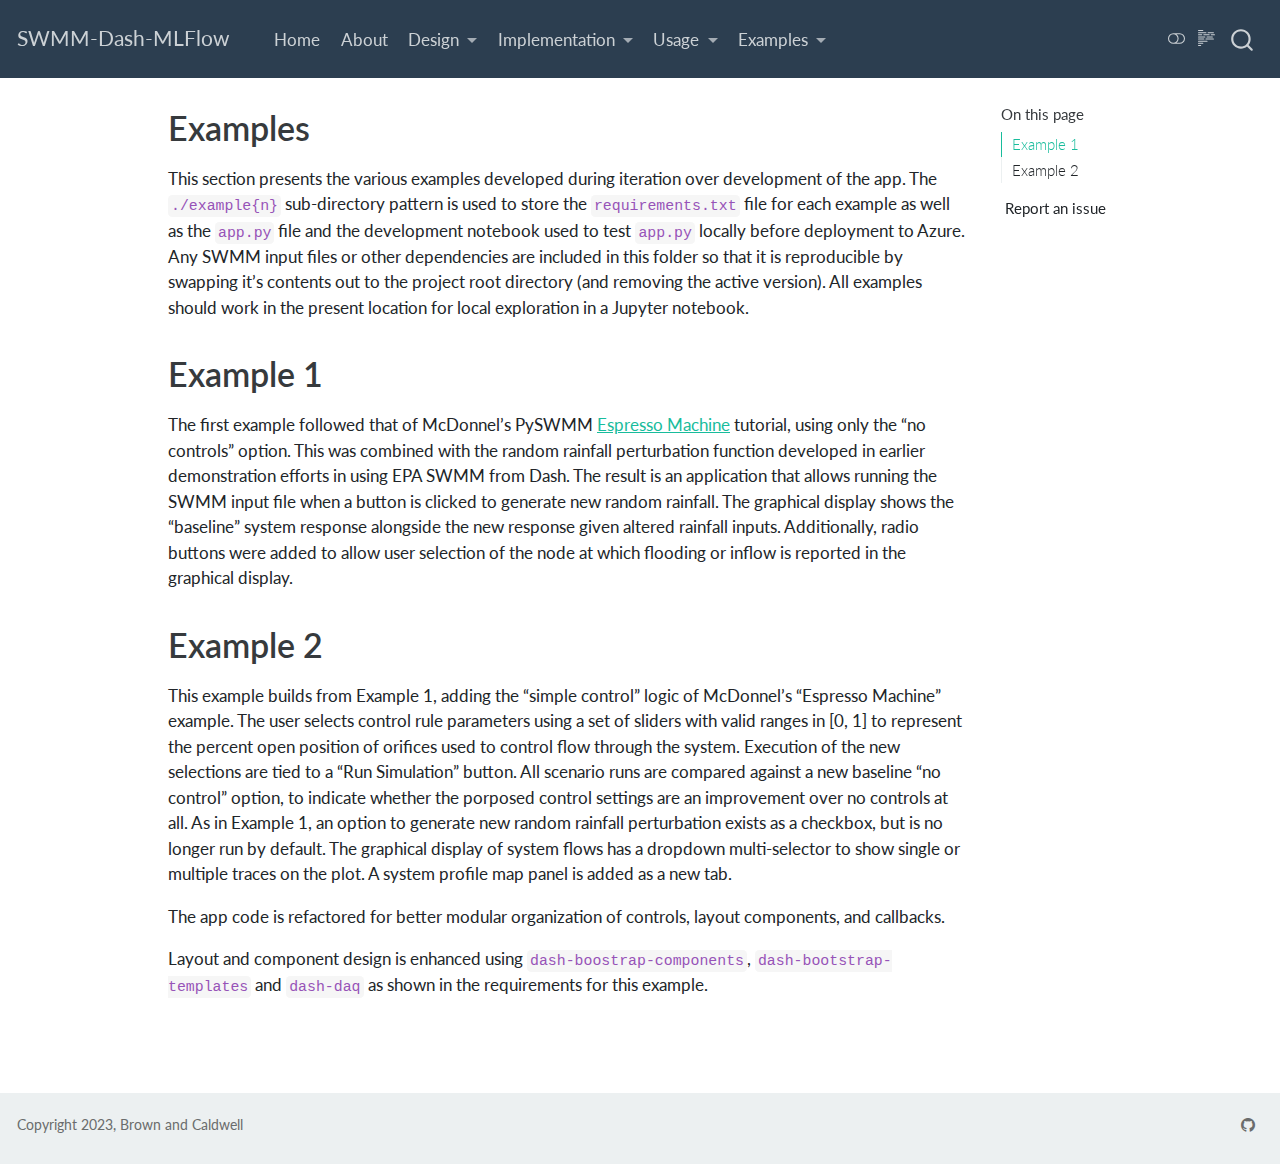
<file: docs/build-docs/examples/overview.html>
<!DOCTYPE html>
<html xmlns="http://www.w3.org/1999/xhtml" lang="en" xml:lang="en"><head>

<meta charset="utf-8">
<meta name="generator" content="quarto-1.3.450">

<meta name="viewport" content="width=device-width, initial-scale=1.0, user-scalable=yes">


<title>SWMM-Dash-MLFlow - Examples</title>
<style>
code{white-space: pre-wrap;}
span.smallcaps{font-variant: small-caps;}
div.columns{display: flex; gap: min(4vw, 1.5em);}
div.column{flex: auto; overflow-x: auto;}
div.hanging-indent{margin-left: 1.5em; text-indent: -1.5em;}
ul.task-list{list-style: none;}
ul.task-list li input[type="checkbox"] {
  width: 0.8em;
  margin: 0 0.8em 0.2em -1em; /* quarto-specific, see https://github.com/quarto-dev/quarto-cli/issues/4556 */ 
  vertical-align: middle;
}
</style>


<script src="../site_libs/quarto-nav/quarto-nav.js"></script>
<script src="../site_libs/quarto-nav/headroom.min.js"></script>
<script src="../site_libs/clipboard/clipboard.min.js"></script>
<script src="../site_libs/quarto-search/autocomplete.umd.js"></script>
<script src="../site_libs/quarto-search/fuse.min.js"></script>
<script src="../site_libs/quarto-search/quarto-search.js"></script>
<meta name="quarto:offset" content="../">
<script src="../site_libs/quarto-html/quarto.js"></script>
<script src="../site_libs/quarto-html/popper.min.js"></script>
<script src="../site_libs/quarto-html/tippy.umd.min.js"></script>
<script src="../site_libs/quarto-html/anchor.min.js"></script>
<link href="../site_libs/quarto-html/tippy.css" rel="stylesheet">
<link href="../site_libs/quarto-html/quarto-syntax-highlighting.css" rel="stylesheet" class="quarto-color-scheme" id="quarto-text-highlighting-styles">
<link href="../site_libs/quarto-html/quarto-syntax-highlighting-dark.css" rel="prefetch" class="quarto-color-scheme quarto-color-alternate" id="quarto-text-highlighting-styles">
<script src="../site_libs/bootstrap/bootstrap.min.js"></script>
<link href="../site_libs/bootstrap/bootstrap-icons.css" rel="stylesheet">
<link href="../site_libs/bootstrap/bootstrap.min.css" rel="stylesheet" class="quarto-color-scheme" id="quarto-bootstrap" data-mode="light">
<link href="../site_libs/bootstrap/bootstrap-dark.min.css" rel="prefetch" class="quarto-color-scheme quarto-color-alternate" id="quarto-bootstrap" data-mode="dark">
<script id="quarto-search-options" type="application/json">{
  "location": "navbar",
  "copy-button": false,
  "collapse-after": 3,
  "panel-placement": "end",
  "type": "overlay",
  "limit": 20,
  "language": {
    "search-no-results-text": "No results",
    "search-matching-documents-text": "matching documents",
    "search-copy-link-title": "Copy link to search",
    "search-hide-matches-text": "Hide additional matches",
    "search-more-match-text": "more match in this document",
    "search-more-matches-text": "more matches in this document",
    "search-clear-button-title": "Clear",
    "search-detached-cancel-button-title": "Cancel",
    "search-submit-button-title": "Submit",
    "search-label": "Search"
  }
}</script>


<link rel="stylesheet" href="../styles.css">
</head>

<body class="nav-fixed">

<div id="quarto-search-results"></div>
  <header id="quarto-header" class="headroom fixed-top">
    <nav class="navbar navbar-expand-lg navbar-dark ">
      <div class="navbar-container container-fluid">
      <div class="navbar-brand-container">
    <a class="navbar-brand" href="../index.html">
    <span class="navbar-title">SWMM-Dash-MLFlow</span>
    </a>
  </div>
            <div id="quarto-search" class="" title="Search"></div>
          <button class="navbar-toggler" type="button" data-bs-toggle="collapse" data-bs-target="#navbarCollapse" aria-controls="navbarCollapse" aria-expanded="false" aria-label="Toggle navigation" onclick="if (window.quartoToggleHeadroom) { window.quartoToggleHeadroom(); }">
  <span class="navbar-toggler-icon"></span>
</button>
          <div class="collapse navbar-collapse" id="navbarCollapse">
            <ul class="navbar-nav navbar-nav-scroll me-auto">
  <li class="nav-item">
    <a class="nav-link" href="../index.html" rel="" target="">
 <span class="menu-text">Home</span></a>
  </li>  
  <li class="nav-item">
    <a class="nav-link" href="../about.html" rel="" target="">
 <span class="menu-text">About</span></a>
  </li>  
  <li class="nav-item dropdown ">
    <a class="nav-link dropdown-toggle" href="#" id="nav-menu-design" role="button" data-bs-toggle="dropdown" aria-expanded="false" rel="" target="">
 <span class="menu-text">Design</span>
    </a>
    <ul class="dropdown-menu" aria-labelledby="nav-menu-design">    
        <li>
    <a class="dropdown-item" href="../design/overview.html" rel="" target="">
 <span class="dropdown-text">Design Overview</span></a>
  </li>  
    </ul>
  </li>
  <li class="nav-item dropdown ">
    <a class="nav-link dropdown-toggle" href="#" id="nav-menu-implementation" role="button" data-bs-toggle="dropdown" aria-expanded="false" rel="" target="">
 <span class="menu-text">Implementation</span>
    </a>
    <ul class="dropdown-menu" aria-labelledby="nav-menu-implementation">    
        <li>
    <a class="dropdown-item" href="../implement/overview.html" rel="" target="">
 <span class="dropdown-text">Implementation Overview</span></a>
  </li>  
    </ul>
  </li>
  <li class="nav-item dropdown ">
    <a class="nav-link dropdown-toggle" href="#" id="nav-menu-usage" role="button" data-bs-toggle="dropdown" aria-expanded="false" rel="" target="">
 <span class="menu-text">Usage</span>
    </a>
    <ul class="dropdown-menu" aria-labelledby="nav-menu-usage">    
        <li>
    <a class="dropdown-item" href="../use/overview.html" rel="" target="">
 <span class="dropdown-text">Usage Overview</span></a>
  </li>  
    </ul>
  </li>
  <li class="nav-item dropdown ">
    <a class="nav-link dropdown-toggle" href="#" id="nav-menu-examples" role="button" data-bs-toggle="dropdown" aria-expanded="false" rel="" target="">
 <span class="menu-text">Examples</span>
    </a>
    <ul class="dropdown-menu" aria-labelledby="nav-menu-examples">    
        <li>
    <a class="dropdown-item" href="../examples/overview.html" rel="" target="">
 <span class="dropdown-text">Examples Overview</span></a>
  </li>  
    </ul>
  </li>
</ul>
            <div class="quarto-navbar-tools ms-auto">
  <a href="" class="quarto-color-scheme-toggle quarto-navigation-tool  px-1" onclick="window.quartoToggleColorScheme(); return false;" title="Toggle dark mode"><i class="bi"></i></a>
  <a href="" class="quarto-reader-toggle quarto-navigation-tool px-1" onclick="window.quartoToggleReader(); return false;" title="Toggle reader mode">
  <div class="quarto-reader-toggle-btn">
  <i class="bi"></i>
  </div>
</a>
</div>
          </div> <!-- /navcollapse -->
      </div> <!-- /container-fluid -->
    </nav>
</header>
<!-- content -->
<div id="quarto-content" class="quarto-container page-columns page-rows-contents page-layout-article page-navbar">
<!-- sidebar -->
<!-- margin-sidebar -->
    <div id="quarto-margin-sidebar" class="sidebar margin-sidebar">
        <nav id="TOC" role="doc-toc" class="toc-active">
    <h2 id="toc-title">On this page</h2>
   
  <ul>
  <li><a href="#example-1" id="toc-example-1" class="nav-link active" data-scroll-target="#example-1">Example 1</a></li>
  <li><a href="#example-2" id="toc-example-2" class="nav-link" data-scroll-target="#example-2">Example 2</a></li>
  </ul>
<div class="toc-actions"><div class="action-links"><p><a href="https://github.com/gcoyle83/swmm-dash-mlflow/issues" class="toc-action">Report an issue</a></p></div></div></nav>
    </div>
<!-- main -->
<main class="content" id="quarto-document-content">

<header id="title-block-header" class="quarto-title-block default">
<div class="quarto-title">
<h1 class="title">Examples</h1>
</div>



<div class="quarto-title-meta">

    
  
    
  </div>
  

</header>

<p>This section presents the various examples developed during iteration over development of the app. The <code>./example{n}</code> sub-directory pattern is used to store the <code>requirements.txt</code> file for each example as well as the <code>app.py</code> file and the development notebook used to test <code>app.py</code> locally before deployment to Azure. Any SWMM input files or other dependencies are included in this folder so that it is reproducible by swapping it’s contents out to the project root directory (and removing the active version). All examples should work in the present location for local exploration in a Jupyter notebook.</p>
<section id="example-1" class="level1">
<h1>Example 1</h1>
<p>The first example followed that of McDonnel’s PySWMM <a href="">Espresso Machine</a> tutorial, using only the “no controls” option. This was combined with the random rainfall perturbation function developed in earlier demonstration efforts in using EPA SWMM from Dash. The result is an application that allows running the SWMM input file when a button is clicked to generate new random rainfall. The graphical display shows the “baseline” system response alongside the new response given altered rainfall inputs. Additionally, radio buttons were added to allow user selection of the node at which flooding or inflow is reported in the graphical display.</p>
</section>
<section id="example-2" class="level1">
<h1>Example 2</h1>
<p>This example builds from Example 1, adding the “simple control” logic of McDonnel’s “Espresso Machine” example. The user selects control rule parameters using a set of sliders with valid ranges in [0, 1] to represent the percent open position of orifices used to control flow through the system. Execution of the new selections are tied to a “Run Simulation” button. All scenario runs are compared against a new baseline “no control” option, to indicate whether the porposed control settings are an improvement over no controls at all. As in Example 1, an option to generate new random rainfall perturbation exists as a checkbox, but is no longer run by default. The graphical display of system flows has a dropdown multi-selector to show single or multiple traces on the plot. A system profile map panel is added as a new tab.</p>
<p>The app code is refactored for better modular organization of controls, layout components, and callbacks.</p>
<p>Layout and component design is enhanced using <code>dash-boostrap-components</code>, <code>dash-bootstrap-templates</code> and <code>dash-daq</code> as shown in the requirements for this example.</p>


</section>

<a onclick="window.scrollTo(0, 0); return false;" role="button" id="quarto-back-to-top"><i class="bi bi-arrow-up"></i> Back to top</a></main> <!-- /main -->
<script id="quarto-html-after-body" type="application/javascript">
window.document.addEventListener("DOMContentLoaded", function (event) {
  const toggleBodyColorMode = (bsSheetEl) => {
    const mode = bsSheetEl.getAttribute("data-mode");
    const bodyEl = window.document.querySelector("body");
    if (mode === "dark") {
      bodyEl.classList.add("quarto-dark");
      bodyEl.classList.remove("quarto-light");
    } else {
      bodyEl.classList.add("quarto-light");
      bodyEl.classList.remove("quarto-dark");
    }
  }
  const toggleBodyColorPrimary = () => {
    const bsSheetEl = window.document.querySelector("link#quarto-bootstrap");
    if (bsSheetEl) {
      toggleBodyColorMode(bsSheetEl);
    }
  }
  toggleBodyColorPrimary();  
  const disableStylesheet = (stylesheets) => {
    for (let i=0; i < stylesheets.length; i++) {
      const stylesheet = stylesheets[i];
      stylesheet.rel = 'prefetch';
    }
  }
  const enableStylesheet = (stylesheets) => {
    for (let i=0; i < stylesheets.length; i++) {
      const stylesheet = stylesheets[i];
      stylesheet.rel = 'stylesheet';
    }
  }
  const manageTransitions = (selector, allowTransitions) => {
    const els = window.document.querySelectorAll(selector);
    for (let i=0; i < els.length; i++) {
      const el = els[i];
      if (allowTransitions) {
        el.classList.remove('notransition');
      } else {
        el.classList.add('notransition');
      }
    }
  }
  const toggleColorMode = (alternate) => {
    // Switch the stylesheets
    const alternateStylesheets = window.document.querySelectorAll('link.quarto-color-scheme.quarto-color-alternate');
    manageTransitions('#quarto-margin-sidebar .nav-link', false);
    if (alternate) {
      enableStylesheet(alternateStylesheets);
      for (const sheetNode of alternateStylesheets) {
        if (sheetNode.id === "quarto-bootstrap") {
          toggleBodyColorMode(sheetNode);
        }
      }
    } else {
      disableStylesheet(alternateStylesheets);
      toggleBodyColorPrimary();
    }
    manageTransitions('#quarto-margin-sidebar .nav-link', true);
    // Switch the toggles
    const toggles = window.document.querySelectorAll('.quarto-color-scheme-toggle');
    for (let i=0; i < toggles.length; i++) {
      const toggle = toggles[i];
      if (toggle) {
        if (alternate) {
          toggle.classList.add("alternate");     
        } else {
          toggle.classList.remove("alternate");
        }
      }
    }
    // Hack to workaround the fact that safari doesn't
    // properly recolor the scrollbar when toggling (#1455)
    if (navigator.userAgent.indexOf('Safari') > 0 && navigator.userAgent.indexOf('Chrome') == -1) {
      manageTransitions("body", false);
      window.scrollTo(0, 1);
      setTimeout(() => {
        window.scrollTo(0, 0);
        manageTransitions("body", true);
      }, 40);  
    }
  }
  const isFileUrl = () => { 
    return window.location.protocol === 'file:';
  }
  const hasAlternateSentinel = () => {  
    let styleSentinel = getColorSchemeSentinel();
    if (styleSentinel !== null) {
      return styleSentinel === "alternate";
    } else {
      return false;
    }
  }
  const setStyleSentinel = (alternate) => {
    const value = alternate ? "alternate" : "default";
    if (!isFileUrl()) {
      window.localStorage.setItem("quarto-color-scheme", value);
    } else {
      localAlternateSentinel = value;
    }
  }
  const getColorSchemeSentinel = () => {
    if (!isFileUrl()) {
      const storageValue = window.localStorage.getItem("quarto-color-scheme");
      return storageValue != null ? storageValue : localAlternateSentinel;
    } else {
      return localAlternateSentinel;
    }
  }
  let localAlternateSentinel = 'default';
  // Dark / light mode switch
  window.quartoToggleColorScheme = () => {
    // Read the current dark / light value 
    let toAlternate = !hasAlternateSentinel();
    toggleColorMode(toAlternate);
    setStyleSentinel(toAlternate);
  };
  // Ensure there is a toggle, if there isn't float one in the top right
  if (window.document.querySelector('.quarto-color-scheme-toggle') === null) {
    const a = window.document.createElement('a');
    a.classList.add('top-right');
    a.classList.add('quarto-color-scheme-toggle');
    a.href = "";
    a.onclick = function() { try { window.quartoToggleColorScheme(); } catch {} return false; };
    const i = window.document.createElement("i");
    i.classList.add('bi');
    a.appendChild(i);
    window.document.body.appendChild(a);
  }
  // Switch to dark mode if need be
  if (hasAlternateSentinel()) {
    toggleColorMode(true);
  } else {
    toggleColorMode(false);
  }
  const icon = "";
  const anchorJS = new window.AnchorJS();
  anchorJS.options = {
    placement: 'right',
    icon: icon
  };
  anchorJS.add('.anchored');
  const isCodeAnnotation = (el) => {
    for (const clz of el.classList) {
      if (clz.startsWith('code-annotation-')) {                     
        return true;
      }
    }
    return false;
  }
  const clipboard = new window.ClipboardJS('.code-copy-button', {
    text: function(trigger) {
      const codeEl = trigger.previousElementSibling.cloneNode(true);
      for (const childEl of codeEl.children) {
        if (isCodeAnnotation(childEl)) {
          childEl.remove();
        }
      }
      return codeEl.innerText;
    }
  });
  clipboard.on('success', function(e) {
    // button target
    const button = e.trigger;
    // don't keep focus
    button.blur();
    // flash "checked"
    button.classList.add('code-copy-button-checked');
    var currentTitle = button.getAttribute("title");
    button.setAttribute("title", "Copied!");
    let tooltip;
    if (window.bootstrap) {
      button.setAttribute("data-bs-toggle", "tooltip");
      button.setAttribute("data-bs-placement", "left");
      button.setAttribute("data-bs-title", "Copied!");
      tooltip = new bootstrap.Tooltip(button, 
        { trigger: "manual", 
          customClass: "code-copy-button-tooltip",
          offset: [0, -8]});
      tooltip.show();    
    }
    setTimeout(function() {
      if (tooltip) {
        tooltip.hide();
        button.removeAttribute("data-bs-title");
        button.removeAttribute("data-bs-toggle");
        button.removeAttribute("data-bs-placement");
      }
      button.setAttribute("title", currentTitle);
      button.classList.remove('code-copy-button-checked');
    }, 1000);
    // clear code selection
    e.clearSelection();
  });
  function tippyHover(el, contentFn) {
    const config = {
      allowHTML: true,
      content: contentFn,
      maxWidth: 500,
      delay: 100,
      arrow: false,
      appendTo: function(el) {
          return el.parentElement;
      },
      interactive: true,
      interactiveBorder: 10,
      theme: 'quarto',
      placement: 'bottom-start'
    };
    window.tippy(el, config); 
  }
  const noterefs = window.document.querySelectorAll('a[role="doc-noteref"]');
  for (var i=0; i<noterefs.length; i++) {
    const ref = noterefs[i];
    tippyHover(ref, function() {
      // use id or data attribute instead here
      let href = ref.getAttribute('data-footnote-href') || ref.getAttribute('href');
      try { href = new URL(href).hash; } catch {}
      const id = href.replace(/^#\/?/, "");
      const note = window.document.getElementById(id);
      return note.innerHTML;
    });
  }
      let selectedAnnoteEl;
      const selectorForAnnotation = ( cell, annotation) => {
        let cellAttr = 'data-code-cell="' + cell + '"';
        let lineAttr = 'data-code-annotation="' +  annotation + '"';
        const selector = 'span[' + cellAttr + '][' + lineAttr + ']';
        return selector;
      }
      const selectCodeLines = (annoteEl) => {
        const doc = window.document;
        const targetCell = annoteEl.getAttribute("data-target-cell");
        const targetAnnotation = annoteEl.getAttribute("data-target-annotation");
        const annoteSpan = window.document.querySelector(selectorForAnnotation(targetCell, targetAnnotation));
        const lines = annoteSpan.getAttribute("data-code-lines").split(",");
        const lineIds = lines.map((line) => {
          return targetCell + "-" + line;
        })
        let top = null;
        let height = null;
        let parent = null;
        if (lineIds.length > 0) {
            //compute the position of the single el (top and bottom and make a div)
            const el = window.document.getElementById(lineIds[0]);
            top = el.offsetTop;
            height = el.offsetHeight;
            parent = el.parentElement.parentElement;
          if (lineIds.length > 1) {
            const lastEl = window.document.getElementById(lineIds[lineIds.length - 1]);
            const bottom = lastEl.offsetTop + lastEl.offsetHeight;
            height = bottom - top;
          }
          if (top !== null && height !== null && parent !== null) {
            // cook up a div (if necessary) and position it 
            let div = window.document.getElementById("code-annotation-line-highlight");
            if (div === null) {
              div = window.document.createElement("div");
              div.setAttribute("id", "code-annotation-line-highlight");
              div.style.position = 'absolute';
              parent.appendChild(div);
            }
            div.style.top = top - 2 + "px";
            div.style.height = height + 4 + "px";
            let gutterDiv = window.document.getElementById("code-annotation-line-highlight-gutter");
            if (gutterDiv === null) {
              gutterDiv = window.document.createElement("div");
              gutterDiv.setAttribute("id", "code-annotation-line-highlight-gutter");
              gutterDiv.style.position = 'absolute';
              const codeCell = window.document.getElementById(targetCell);
              const gutter = codeCell.querySelector('.code-annotation-gutter');
              gutter.appendChild(gutterDiv);
            }
            gutterDiv.style.top = top - 2 + "px";
            gutterDiv.style.height = height + 4 + "px";
          }
          selectedAnnoteEl = annoteEl;
        }
      };
      const unselectCodeLines = () => {
        const elementsIds = ["code-annotation-line-highlight", "code-annotation-line-highlight-gutter"];
        elementsIds.forEach((elId) => {
          const div = window.document.getElementById(elId);
          if (div) {
            div.remove();
          }
        });
        selectedAnnoteEl = undefined;
      };
      // Attach click handler to the DT
      const annoteDls = window.document.querySelectorAll('dt[data-target-cell]');
      for (const annoteDlNode of annoteDls) {
        annoteDlNode.addEventListener('click', (event) => {
          const clickedEl = event.target;
          if (clickedEl !== selectedAnnoteEl) {
            unselectCodeLines();
            const activeEl = window.document.querySelector('dt[data-target-cell].code-annotation-active');
            if (activeEl) {
              activeEl.classList.remove('code-annotation-active');
            }
            selectCodeLines(clickedEl);
            clickedEl.classList.add('code-annotation-active');
          } else {
            // Unselect the line
            unselectCodeLines();
            clickedEl.classList.remove('code-annotation-active');
          }
        });
      }
  const findCites = (el) => {
    const parentEl = el.parentElement;
    if (parentEl) {
      const cites = parentEl.dataset.cites;
      if (cites) {
        return {
          el,
          cites: cites.split(' ')
        };
      } else {
        return findCites(el.parentElement)
      }
    } else {
      return undefined;
    }
  };
  var bibliorefs = window.document.querySelectorAll('a[role="doc-biblioref"]');
  for (var i=0; i<bibliorefs.length; i++) {
    const ref = bibliorefs[i];
    const citeInfo = findCites(ref);
    if (citeInfo) {
      tippyHover(citeInfo.el, function() {
        var popup = window.document.createElement('div');
        citeInfo.cites.forEach(function(cite) {
          var citeDiv = window.document.createElement('div');
          citeDiv.classList.add('hanging-indent');
          citeDiv.classList.add('csl-entry');
          var biblioDiv = window.document.getElementById('ref-' + cite);
          if (biblioDiv) {
            citeDiv.innerHTML = biblioDiv.innerHTML;
          }
          popup.appendChild(citeDiv);
        });
        return popup.innerHTML;
      });
    }
  }
});
</script>
</div> <!-- /content -->
<footer class="footer">
  <div class="nav-footer">
    <div class="nav-footer-left">Copyright 2023, Brown and Caldwell</div>   
    <div class="nav-footer-center">
      &nbsp;
    </div>
    <div class="nav-footer-right">
      <ul class="footer-items list-unstyled">
    <li class="nav-item compact">
    <a class="nav-link" href="https://github.com/gcoyle83/swmm-dash-mlflow">
      <i class="bi bi-github" role="img">
</i> 
    </a>
  </li>  
</ul>
    </div>
  </div>
</footer>



</body></html>
</file>
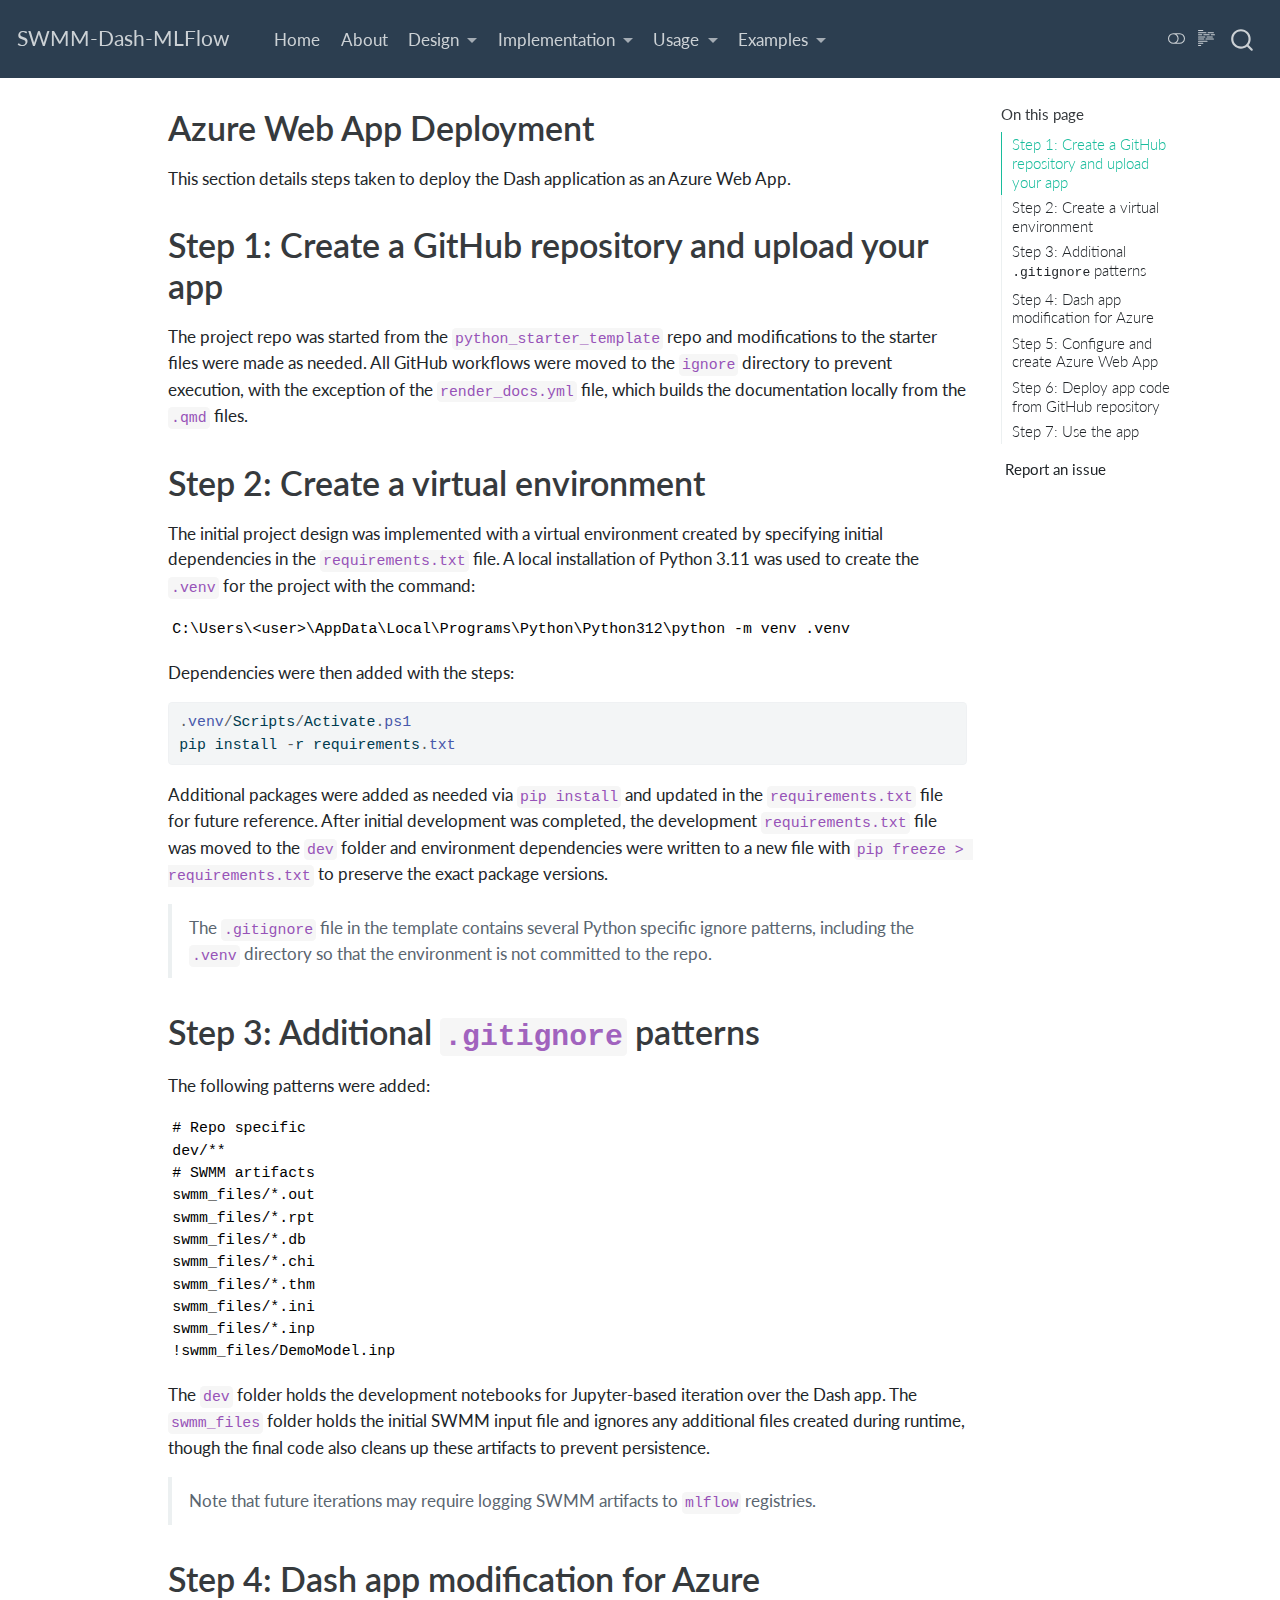
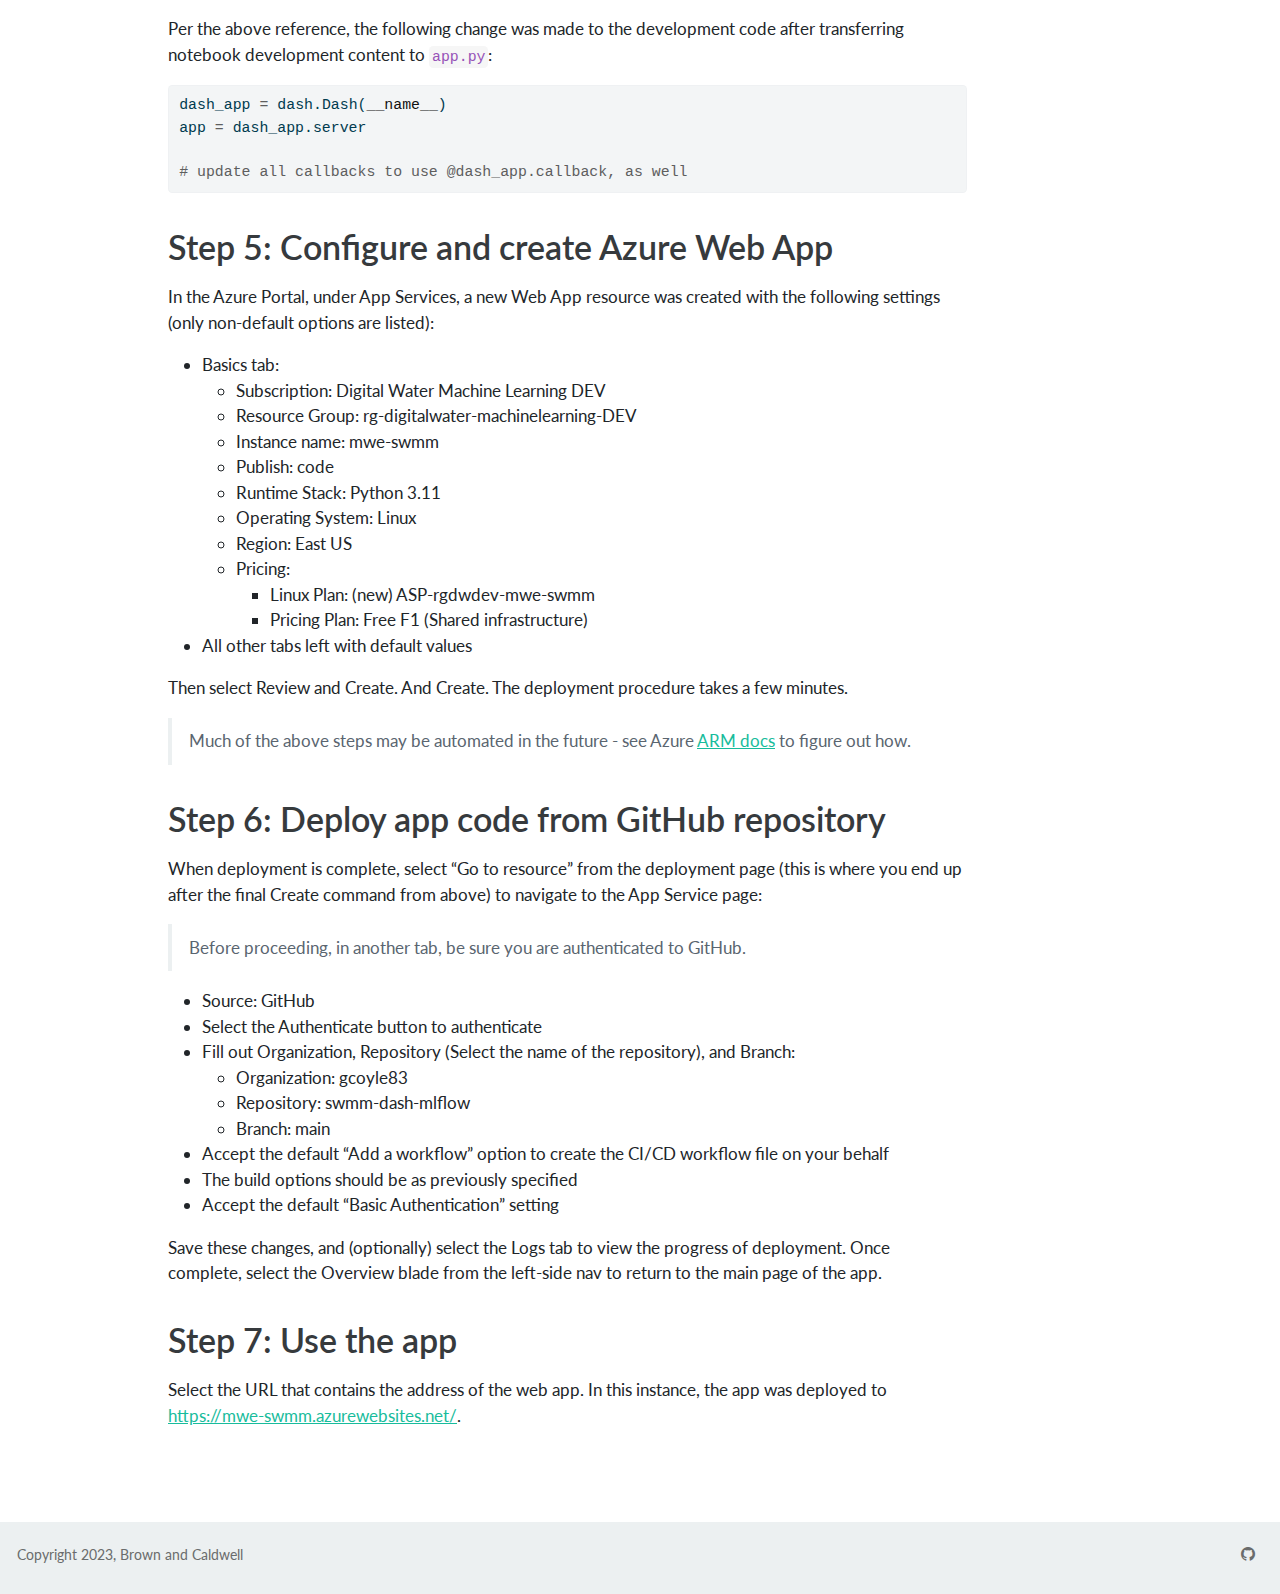
<file: docs/build-docs/implement/azure_deployment.html>
<!DOCTYPE html>
<html xmlns="http://www.w3.org/1999/xhtml" lang="en" xml:lang="en"><head>

<meta charset="utf-8">
<meta name="generator" content="quarto-1.3.450">

<meta name="viewport" content="width=device-width, initial-scale=1.0, user-scalable=yes">


<title>SWMM-Dash-MLFlow - Azure Web App Deployment</title>
<style>
code{white-space: pre-wrap;}
span.smallcaps{font-variant: small-caps;}
div.columns{display: flex; gap: min(4vw, 1.5em);}
div.column{flex: auto; overflow-x: auto;}
div.hanging-indent{margin-left: 1.5em; text-indent: -1.5em;}
ul.task-list{list-style: none;}
ul.task-list li input[type="checkbox"] {
  width: 0.8em;
  margin: 0 0.8em 0.2em -1em; /* quarto-specific, see https://github.com/quarto-dev/quarto-cli/issues/4556 */ 
  vertical-align: middle;
}
/* CSS for syntax highlighting */
pre > code.sourceCode { white-space: pre; position: relative; }
pre > code.sourceCode > span { display: inline-block; line-height: 1.25; }
pre > code.sourceCode > span:empty { height: 1.2em; }
.sourceCode { overflow: visible; }
code.sourceCode > span { color: inherit; text-decoration: inherit; }
div.sourceCode { margin: 1em 0; }
pre.sourceCode { margin: 0; }
@media screen {
div.sourceCode { overflow: auto; }
}
@media print {
pre > code.sourceCode { white-space: pre-wrap; }
pre > code.sourceCode > span { text-indent: -5em; padding-left: 5em; }
}
pre.numberSource code
  { counter-reset: source-line 0; }
pre.numberSource code > span
  { position: relative; left: -4em; counter-increment: source-line; }
pre.numberSource code > span > a:first-child::before
  { content: counter(source-line);
    position: relative; left: -1em; text-align: right; vertical-align: baseline;
    border: none; display: inline-block;
    -webkit-touch-callout: none; -webkit-user-select: none;
    -khtml-user-select: none; -moz-user-select: none;
    -ms-user-select: none; user-select: none;
    padding: 0 4px; width: 4em;
  }
pre.numberSource { margin-left: 3em;  padding-left: 4px; }
div.sourceCode
  {   }
@media screen {
pre > code.sourceCode > span > a:first-child::before { text-decoration: underline; }
}
</style>


<script src="../site_libs/quarto-nav/quarto-nav.js"></script>
<script src="../site_libs/quarto-nav/headroom.min.js"></script>
<script src="../site_libs/clipboard/clipboard.min.js"></script>
<script src="../site_libs/quarto-search/autocomplete.umd.js"></script>
<script src="../site_libs/quarto-search/fuse.min.js"></script>
<script src="../site_libs/quarto-search/quarto-search.js"></script>
<meta name="quarto:offset" content="../">
<script src="../site_libs/quarto-html/quarto.js"></script>
<script src="../site_libs/quarto-html/popper.min.js"></script>
<script src="../site_libs/quarto-html/tippy.umd.min.js"></script>
<script src="../site_libs/quarto-html/anchor.min.js"></script>
<link href="../site_libs/quarto-html/tippy.css" rel="stylesheet">
<link href="../site_libs/quarto-html/quarto-syntax-highlighting.css" rel="stylesheet" class="quarto-color-scheme" id="quarto-text-highlighting-styles">
<link href="../site_libs/quarto-html/quarto-syntax-highlighting-dark.css" rel="prefetch" class="quarto-color-scheme quarto-color-alternate" id="quarto-text-highlighting-styles">
<script src="../site_libs/bootstrap/bootstrap.min.js"></script>
<link href="../site_libs/bootstrap/bootstrap-icons.css" rel="stylesheet">
<link href="../site_libs/bootstrap/bootstrap.min.css" rel="stylesheet" class="quarto-color-scheme" id="quarto-bootstrap" data-mode="light">
<link href="../site_libs/bootstrap/bootstrap-dark.min.css" rel="prefetch" class="quarto-color-scheme quarto-color-alternate" id="quarto-bootstrap" data-mode="dark">
<script id="quarto-search-options" type="application/json">{
  "location": "navbar",
  "copy-button": false,
  "collapse-after": 3,
  "panel-placement": "end",
  "type": "overlay",
  "limit": 20,
  "language": {
    "search-no-results-text": "No results",
    "search-matching-documents-text": "matching documents",
    "search-copy-link-title": "Copy link to search",
    "search-hide-matches-text": "Hide additional matches",
    "search-more-match-text": "more match in this document",
    "search-more-matches-text": "more matches in this document",
    "search-clear-button-title": "Clear",
    "search-detached-cancel-button-title": "Cancel",
    "search-submit-button-title": "Submit",
    "search-label": "Search"
  }
}</script>


<link rel="stylesheet" href="../styles.css">
</head>

<body class="nav-fixed">

<div id="quarto-search-results"></div>
  <header id="quarto-header" class="headroom fixed-top">
    <nav class="navbar navbar-expand-lg navbar-dark ">
      <div class="navbar-container container-fluid">
      <div class="navbar-brand-container">
    <a class="navbar-brand" href="../index.html">
    <span class="navbar-title">SWMM-Dash-MLFlow</span>
    </a>
  </div>
            <div id="quarto-search" class="" title="Search"></div>
          <button class="navbar-toggler" type="button" data-bs-toggle="collapse" data-bs-target="#navbarCollapse" aria-controls="navbarCollapse" aria-expanded="false" aria-label="Toggle navigation" onclick="if (window.quartoToggleHeadroom) { window.quartoToggleHeadroom(); }">
  <span class="navbar-toggler-icon"></span>
</button>
          <div class="collapse navbar-collapse" id="navbarCollapse">
            <ul class="navbar-nav navbar-nav-scroll me-auto">
  <li class="nav-item">
    <a class="nav-link" href="../index.html" rel="" target="">
 <span class="menu-text">Home</span></a>
  </li>  
  <li class="nav-item">
    <a class="nav-link" href="../about.html" rel="" target="">
 <span class="menu-text">About</span></a>
  </li>  
  <li class="nav-item dropdown ">
    <a class="nav-link dropdown-toggle" href="#" id="nav-menu-design" role="button" data-bs-toggle="dropdown" aria-expanded="false" rel="" target="">
 <span class="menu-text">Design</span>
    </a>
    <ul class="dropdown-menu" aria-labelledby="nav-menu-design">    
        <li>
    <a class="dropdown-item" href="../design/overview.html" rel="" target="">
 <span class="dropdown-text">Design Overview</span></a>
  </li>  
    </ul>
  </li>
  <li class="nav-item dropdown ">
    <a class="nav-link dropdown-toggle" href="#" id="nav-menu-implementation" role="button" data-bs-toggle="dropdown" aria-expanded="false" rel="" target="">
 <span class="menu-text">Implementation</span>
    </a>
    <ul class="dropdown-menu" aria-labelledby="nav-menu-implementation">    
        <li>
    <a class="dropdown-item" href="../implement/overview.html" rel="" target="">
 <span class="dropdown-text">Implementation Overview</span></a>
  </li>  
    </ul>
  </li>
  <li class="nav-item dropdown ">
    <a class="nav-link dropdown-toggle" href="#" id="nav-menu-usage" role="button" data-bs-toggle="dropdown" aria-expanded="false" rel="" target="">
 <span class="menu-text">Usage</span>
    </a>
    <ul class="dropdown-menu" aria-labelledby="nav-menu-usage">    
        <li>
    <a class="dropdown-item" href="../use/overview.html" rel="" target="">
 <span class="dropdown-text">Usage Overview</span></a>
  </li>  
    </ul>
  </li>
  <li class="nav-item dropdown ">
    <a class="nav-link dropdown-toggle" href="#" id="nav-menu-examples" role="button" data-bs-toggle="dropdown" aria-expanded="false" rel="" target="">
 <span class="menu-text">Examples</span>
    </a>
    <ul class="dropdown-menu" aria-labelledby="nav-menu-examples">    
        <li>
    <a class="dropdown-item" href="../examples/overview.html" rel="" target="">
 <span class="dropdown-text">Examples Overview</span></a>
  </li>  
    </ul>
  </li>
</ul>
            <div class="quarto-navbar-tools ms-auto">
  <a href="" class="quarto-color-scheme-toggle quarto-navigation-tool  px-1" onclick="window.quartoToggleColorScheme(); return false;" title="Toggle dark mode"><i class="bi"></i></a>
  <a href="" class="quarto-reader-toggle quarto-navigation-tool px-1" onclick="window.quartoToggleReader(); return false;" title="Toggle reader mode">
  <div class="quarto-reader-toggle-btn">
  <i class="bi"></i>
  </div>
</a>
</div>
          </div> <!-- /navcollapse -->
      </div> <!-- /container-fluid -->
    </nav>
</header>
<!-- content -->
<div id="quarto-content" class="quarto-container page-columns page-rows-contents page-layout-article page-navbar">
<!-- sidebar -->
<!-- margin-sidebar -->
    <div id="quarto-margin-sidebar" class="sidebar margin-sidebar">
        <nav id="TOC" role="doc-toc" class="toc-active">
    <h2 id="toc-title">On this page</h2>
   
  <ul>
  <li><a href="#step-1-create-a-github-repository-and-upload-your-app" id="toc-step-1-create-a-github-repository-and-upload-your-app" class="nav-link active" data-scroll-target="#step-1-create-a-github-repository-and-upload-your-app">Step 1: Create a GitHub repository and upload your app</a></li>
  <li><a href="#step-2-create-a-virtual-environment" id="toc-step-2-create-a-virtual-environment" class="nav-link" data-scroll-target="#step-2-create-a-virtual-environment">Step 2: Create a virtual environment</a></li>
  <li><a href="#step-3-additional-.gitignore-patterns" id="toc-step-3-additional-.gitignore-patterns" class="nav-link" data-scroll-target="#step-3-additional-.gitignore-patterns">Step 3: Additional <code>.gitignore</code> patterns</a></li>
  <li><a href="#step-4-dash-app-modification-for-azure" id="toc-step-4-dash-app-modification-for-azure" class="nav-link" data-scroll-target="#step-4-dash-app-modification-for-azure">Step 4: Dash app modification for Azure</a></li>
  <li><a href="#step-5-configure-and-create-azure-web-app" id="toc-step-5-configure-and-create-azure-web-app" class="nav-link" data-scroll-target="#step-5-configure-and-create-azure-web-app">Step 5: Configure and create Azure Web App</a></li>
  <li><a href="#step-6-deploy-app-code-from-github-repository" id="toc-step-6-deploy-app-code-from-github-repository" class="nav-link" data-scroll-target="#step-6-deploy-app-code-from-github-repository">Step 6: Deploy app code from GitHub repository</a></li>
  <li><a href="#step-7-use-the-app" id="toc-step-7-use-the-app" class="nav-link" data-scroll-target="#step-7-use-the-app">Step 7: Use the app</a></li>
  </ul>
<div class="toc-actions"><div class="action-links"><p><a href="https://github.com/gcoyle83/swmm-dash-mlflow/issues" class="toc-action">Report an issue</a></p></div></div></nav>
    </div>
<!-- main -->
<main class="content" id="quarto-document-content">

<header id="title-block-header" class="quarto-title-block default">
<div class="quarto-title">
<h1 class="title">Azure Web App Deployment</h1>
</div>



<div class="quarto-title-meta">

    
  
    
  </div>
  

</header>

<p>This section details steps taken to deploy the Dash application as an Azure Web App.</p>
<section id="step-1-create-a-github-repository-and-upload-your-app" class="level1">
<h1>Step 1: Create a GitHub repository and upload your app</h1>
<p>The project repo was started from the <code>python_starter_template</code> repo and modifications to the starter files were made as needed. All GitHub workflows were moved to the <code>ignore</code> directory to prevent execution, with the exception of the <code>render_docs.yml</code> file, which builds the documentation locally from the <code>.qmd</code> files.</p>
</section>
<section id="step-2-create-a-virtual-environment" class="level1">
<h1>Step 2: Create a virtual environment</h1>
<p>The initial project design was implemented with a virtual environment created by specifying initial dependencies in the <code>requirements.txt</code> file. A local installation of Python 3.11 was used to create the <code>.venv</code> for the project with the command:</p>
<pre><code>C:\Users\&lt;user&gt;\AppData\Local\Programs\Python\Python312\python -m venv .venv</code></pre>
<p>Dependencies were then added with the steps:</p>
<div class="sourceCode" id="cb2"><pre class="sourceCode powershell code-with-copy"><code class="sourceCode powershell"><span id="cb2-1"><a href="#cb2-1" aria-hidden="true" tabindex="-1"></a><span class="op">.</span><span class="fu">venv</span><span class="op">/</span>Scripts<span class="op">/</span>Activate<span class="op">.</span><span class="fu">ps1</span></span>
<span id="cb2-2"><a href="#cb2-2" aria-hidden="true" tabindex="-1"></a>pip install <span class="op">-</span>r requirements<span class="op">.</span><span class="fu">txt</span></span></code><button title="Copy to Clipboard" class="code-copy-button"><i class="bi"></i></button></pre></div>
<p>Additional packages were added as needed via <code>pip install</code> and updated in the <code>requirements.txt</code> file for future reference. After initial development was completed, the development <code>requirements.txt</code> file was moved to the <code>dev</code> folder and environment dependencies were written to a new file with <code>pip freeze &gt; requirements.txt</code> to preserve the exact package versions.</p>
<blockquote class="blockquote">
<p>The <code>.gitignore</code> file in the template contains several Python specific ignore patterns, including the <code>.venv</code> directory so that the environment is not committed to the repo.</p>
</blockquote>
</section>
<section id="step-3-additional-.gitignore-patterns" class="level1">
<h1>Step 3: Additional <code>.gitignore</code> patterns</h1>
<p>The following patterns were added:</p>
<pre><code># Repo specific
dev/**
# SWMM artifacts
swmm_files/*.out
swmm_files/*.rpt
swmm_files/*.db
swmm_files/*.chi
swmm_files/*.thm
swmm_files/*.ini
swmm_files/*.inp
!swmm_files/DemoModel.inp</code></pre>
<p>The <code>dev</code> folder holds the development notebooks for Jupyter-based iteration over the Dash app. The <code>swmm_files</code> folder holds the initial SWMM input file and ignores any additional files created during runtime, though the final code also cleans up these artifacts to prevent persistence.</p>
<blockquote class="blockquote">
<p>Note that future iterations may require logging SWMM artifacts to <code>mlflow</code> registries.</p>
</blockquote>
</section>
<section id="step-4-dash-app-modification-for-azure" class="level1">
<h1>Step 4: Dash app modification for Azure</h1>
<p>Per the above reference, the following change was made to the development code after transferring notebook development content to <code>app.py</code>:</p>
<div class="sourceCode" id="cb4"><pre class="sourceCode python code-with-copy"><code class="sourceCode python"><span id="cb4-1"><a href="#cb4-1" aria-hidden="true" tabindex="-1"></a>dash_app <span class="op">=</span> dash.Dash(<span class="va">__name__</span>)</span>
<span id="cb4-2"><a href="#cb4-2" aria-hidden="true" tabindex="-1"></a>app <span class="op">=</span> dash_app.server</span>
<span id="cb4-3"><a href="#cb4-3" aria-hidden="true" tabindex="-1"></a></span>
<span id="cb4-4"><a href="#cb4-4" aria-hidden="true" tabindex="-1"></a><span class="co"># update all callbacks to use @dash_app.callback, as well</span></span></code><button title="Copy to Clipboard" class="code-copy-button"><i class="bi"></i></button></pre></div>
</section>
<section id="step-5-configure-and-create-azure-web-app" class="level1">
<h1>Step 5: Configure and create Azure Web App</h1>
<p>In the Azure Portal, under App Services, a new Web App resource was created with the following settings (only non-default options are listed):</p>
<ul>
<li>Basics tab:
<ul>
<li>Subscription: Digital Water Machine Learning DEV</li>
<li>Resource Group: rg-digitalwater-machinelearning-DEV</li>
<li>Instance name: mwe-swmm</li>
<li>Publish: code</li>
<li>Runtime Stack: Python 3.11</li>
<li>Operating System: Linux</li>
<li>Region: East US</li>
<li>Pricing:
<ul>
<li>Linux Plan: (new) ASP-rgdwdev-mwe-swmm</li>
<li>Pricing Plan: Free F1 (Shared infrastructure)</li>
</ul></li>
</ul></li>
<li>All other tabs left with default values</li>
</ul>
<p>Then select Review and Create. And Create. The deployment procedure takes a few minutes.</p>
<blockquote class="blockquote">
<p>Much of the above steps may be automated in the future - see Azure <a href="https://learn.microsoft.com/en-us/azure/azure-resource-manager/">ARM docs</a> to figure out how.</p>
</blockquote>
</section>
<section id="step-6-deploy-app-code-from-github-repository" class="level1">
<h1>Step 6: Deploy app code from GitHub repository</h1>
<p>When deployment is complete, select “Go to resource” from the deployment page (this is where you end up after the final Create command from above) to navigate to the App Service page:</p>
<blockquote class="blockquote">
<p>Before proceeding, in another tab, be sure you are authenticated to GitHub.</p>
</blockquote>
<ul>
<li>Source: GitHub</li>
<li>Select the Authenticate button to authenticate</li>
<li>Fill out Organization, Repository (Select the name of the repository), and Branch:
<ul>
<li>Organization: gcoyle83</li>
<li>Repository: swmm-dash-mlflow</li>
<li>Branch: main</li>
</ul></li>
<li>Accept the default “Add a workflow” option to create the CI/CD workflow file on your behalf</li>
<li>The build options should be as previously specified</li>
<li>Accept the default “Basic Authentication” setting</li>
</ul>
<p>Save these changes, and (optionally) select the Logs tab to view the progress of deployment. Once complete, select the Overview blade from the left-side nav to return to the main page of the app.</p>
</section>
<section id="step-7-use-the-app" class="level1">
<h1>Step 7: Use the app</h1>
<p>Select the URL that contains the address of the web app. In this instance, the app was deployed to <a href="https://mwe-swmm.azurewebsites.net/">https://mwe-swmm.azurewebsites.net/</a>.</p>


</section>

<a onclick="window.scrollTo(0, 0); return false;" role="button" id="quarto-back-to-top"><i class="bi bi-arrow-up"></i> Back to top</a></main> <!-- /main -->
<script id="quarto-html-after-body" type="application/javascript">
window.document.addEventListener("DOMContentLoaded", function (event) {
  const toggleBodyColorMode = (bsSheetEl) => {
    const mode = bsSheetEl.getAttribute("data-mode");
    const bodyEl = window.document.querySelector("body");
    if (mode === "dark") {
      bodyEl.classList.add("quarto-dark");
      bodyEl.classList.remove("quarto-light");
    } else {
      bodyEl.classList.add("quarto-light");
      bodyEl.classList.remove("quarto-dark");
    }
  }
  const toggleBodyColorPrimary = () => {
    const bsSheetEl = window.document.querySelector("link#quarto-bootstrap");
    if (bsSheetEl) {
      toggleBodyColorMode(bsSheetEl);
    }
  }
  toggleBodyColorPrimary();  
  const disableStylesheet = (stylesheets) => {
    for (let i=0; i < stylesheets.length; i++) {
      const stylesheet = stylesheets[i];
      stylesheet.rel = 'prefetch';
    }
  }
  const enableStylesheet = (stylesheets) => {
    for (let i=0; i < stylesheets.length; i++) {
      const stylesheet = stylesheets[i];
      stylesheet.rel = 'stylesheet';
    }
  }
  const manageTransitions = (selector, allowTransitions) => {
    const els = window.document.querySelectorAll(selector);
    for (let i=0; i < els.length; i++) {
      const el = els[i];
      if (allowTransitions) {
        el.classList.remove('notransition');
      } else {
        el.classList.add('notransition');
      }
    }
  }
  const toggleColorMode = (alternate) => {
    // Switch the stylesheets
    const alternateStylesheets = window.document.querySelectorAll('link.quarto-color-scheme.quarto-color-alternate');
    manageTransitions('#quarto-margin-sidebar .nav-link', false);
    if (alternate) {
      enableStylesheet(alternateStylesheets);
      for (const sheetNode of alternateStylesheets) {
        if (sheetNode.id === "quarto-bootstrap") {
          toggleBodyColorMode(sheetNode);
        }
      }
    } else {
      disableStylesheet(alternateStylesheets);
      toggleBodyColorPrimary();
    }
    manageTransitions('#quarto-margin-sidebar .nav-link', true);
    // Switch the toggles
    const toggles = window.document.querySelectorAll('.quarto-color-scheme-toggle');
    for (let i=0; i < toggles.length; i++) {
      const toggle = toggles[i];
      if (toggle) {
        if (alternate) {
          toggle.classList.add("alternate");     
        } else {
          toggle.classList.remove("alternate");
        }
      }
    }
    // Hack to workaround the fact that safari doesn't
    // properly recolor the scrollbar when toggling (#1455)
    if (navigator.userAgent.indexOf('Safari') > 0 && navigator.userAgent.indexOf('Chrome') == -1) {
      manageTransitions("body", false);
      window.scrollTo(0, 1);
      setTimeout(() => {
        window.scrollTo(0, 0);
        manageTransitions("body", true);
      }, 40);  
    }
  }
  const isFileUrl = () => { 
    return window.location.protocol === 'file:';
  }
  const hasAlternateSentinel = () => {  
    let styleSentinel = getColorSchemeSentinel();
    if (styleSentinel !== null) {
      return styleSentinel === "alternate";
    } else {
      return false;
    }
  }
  const setStyleSentinel = (alternate) => {
    const value = alternate ? "alternate" : "default";
    if (!isFileUrl()) {
      window.localStorage.setItem("quarto-color-scheme", value);
    } else {
      localAlternateSentinel = value;
    }
  }
  const getColorSchemeSentinel = () => {
    if (!isFileUrl()) {
      const storageValue = window.localStorage.getItem("quarto-color-scheme");
      return storageValue != null ? storageValue : localAlternateSentinel;
    } else {
      return localAlternateSentinel;
    }
  }
  let localAlternateSentinel = 'default';
  // Dark / light mode switch
  window.quartoToggleColorScheme = () => {
    // Read the current dark / light value 
    let toAlternate = !hasAlternateSentinel();
    toggleColorMode(toAlternate);
    setStyleSentinel(toAlternate);
  };
  // Ensure there is a toggle, if there isn't float one in the top right
  if (window.document.querySelector('.quarto-color-scheme-toggle') === null) {
    const a = window.document.createElement('a');
    a.classList.add('top-right');
    a.classList.add('quarto-color-scheme-toggle');
    a.href = "";
    a.onclick = function() { try { window.quartoToggleColorScheme(); } catch {} return false; };
    const i = window.document.createElement("i");
    i.classList.add('bi');
    a.appendChild(i);
    window.document.body.appendChild(a);
  }
  // Switch to dark mode if need be
  if (hasAlternateSentinel()) {
    toggleColorMode(true);
  } else {
    toggleColorMode(false);
  }
  const icon = "";
  const anchorJS = new window.AnchorJS();
  anchorJS.options = {
    placement: 'right',
    icon: icon
  };
  anchorJS.add('.anchored');
  const isCodeAnnotation = (el) => {
    for (const clz of el.classList) {
      if (clz.startsWith('code-annotation-')) {                     
        return true;
      }
    }
    return false;
  }
  const clipboard = new window.ClipboardJS('.code-copy-button', {
    text: function(trigger) {
      const codeEl = trigger.previousElementSibling.cloneNode(true);
      for (const childEl of codeEl.children) {
        if (isCodeAnnotation(childEl)) {
          childEl.remove();
        }
      }
      return codeEl.innerText;
    }
  });
  clipboard.on('success', function(e) {
    // button target
    const button = e.trigger;
    // don't keep focus
    button.blur();
    // flash "checked"
    button.classList.add('code-copy-button-checked');
    var currentTitle = button.getAttribute("title");
    button.setAttribute("title", "Copied!");
    let tooltip;
    if (window.bootstrap) {
      button.setAttribute("data-bs-toggle", "tooltip");
      button.setAttribute("data-bs-placement", "left");
      button.setAttribute("data-bs-title", "Copied!");
      tooltip = new bootstrap.Tooltip(button, 
        { trigger: "manual", 
          customClass: "code-copy-button-tooltip",
          offset: [0, -8]});
      tooltip.show();    
    }
    setTimeout(function() {
      if (tooltip) {
        tooltip.hide();
        button.removeAttribute("data-bs-title");
        button.removeAttribute("data-bs-toggle");
        button.removeAttribute("data-bs-placement");
      }
      button.setAttribute("title", currentTitle);
      button.classList.remove('code-copy-button-checked');
    }, 1000);
    // clear code selection
    e.clearSelection();
  });
  function tippyHover(el, contentFn) {
    const config = {
      allowHTML: true,
      content: contentFn,
      maxWidth: 500,
      delay: 100,
      arrow: false,
      appendTo: function(el) {
          return el.parentElement;
      },
      interactive: true,
      interactiveBorder: 10,
      theme: 'quarto',
      placement: 'bottom-start'
    };
    window.tippy(el, config); 
  }
  const noterefs = window.document.querySelectorAll('a[role="doc-noteref"]');
  for (var i=0; i<noterefs.length; i++) {
    const ref = noterefs[i];
    tippyHover(ref, function() {
      // use id or data attribute instead here
      let href = ref.getAttribute('data-footnote-href') || ref.getAttribute('href');
      try { href = new URL(href).hash; } catch {}
      const id = href.replace(/^#\/?/, "");
      const note = window.document.getElementById(id);
      return note.innerHTML;
    });
  }
      let selectedAnnoteEl;
      const selectorForAnnotation = ( cell, annotation) => {
        let cellAttr = 'data-code-cell="' + cell + '"';
        let lineAttr = 'data-code-annotation="' +  annotation + '"';
        const selector = 'span[' + cellAttr + '][' + lineAttr + ']';
        return selector;
      }
      const selectCodeLines = (annoteEl) => {
        const doc = window.document;
        const targetCell = annoteEl.getAttribute("data-target-cell");
        const targetAnnotation = annoteEl.getAttribute("data-target-annotation");
        const annoteSpan = window.document.querySelector(selectorForAnnotation(targetCell, targetAnnotation));
        const lines = annoteSpan.getAttribute("data-code-lines").split(",");
        const lineIds = lines.map((line) => {
          return targetCell + "-" + line;
        })
        let top = null;
        let height = null;
        let parent = null;
        if (lineIds.length > 0) {
            //compute the position of the single el (top and bottom and make a div)
            const el = window.document.getElementById(lineIds[0]);
            top = el.offsetTop;
            height = el.offsetHeight;
            parent = el.parentElement.parentElement;
          if (lineIds.length > 1) {
            const lastEl = window.document.getElementById(lineIds[lineIds.length - 1]);
            const bottom = lastEl.offsetTop + lastEl.offsetHeight;
            height = bottom - top;
          }
          if (top !== null && height !== null && parent !== null) {
            // cook up a div (if necessary) and position it 
            let div = window.document.getElementById("code-annotation-line-highlight");
            if (div === null) {
              div = window.document.createElement("div");
              div.setAttribute("id", "code-annotation-line-highlight");
              div.style.position = 'absolute';
              parent.appendChild(div);
            }
            div.style.top = top - 2 + "px";
            div.style.height = height + 4 + "px";
            let gutterDiv = window.document.getElementById("code-annotation-line-highlight-gutter");
            if (gutterDiv === null) {
              gutterDiv = window.document.createElement("div");
              gutterDiv.setAttribute("id", "code-annotation-line-highlight-gutter");
              gutterDiv.style.position = 'absolute';
              const codeCell = window.document.getElementById(targetCell);
              const gutter = codeCell.querySelector('.code-annotation-gutter');
              gutter.appendChild(gutterDiv);
            }
            gutterDiv.style.top = top - 2 + "px";
            gutterDiv.style.height = height + 4 + "px";
          }
          selectedAnnoteEl = annoteEl;
        }
      };
      const unselectCodeLines = () => {
        const elementsIds = ["code-annotation-line-highlight", "code-annotation-line-highlight-gutter"];
        elementsIds.forEach((elId) => {
          const div = window.document.getElementById(elId);
          if (div) {
            div.remove();
          }
        });
        selectedAnnoteEl = undefined;
      };
      // Attach click handler to the DT
      const annoteDls = window.document.querySelectorAll('dt[data-target-cell]');
      for (const annoteDlNode of annoteDls) {
        annoteDlNode.addEventListener('click', (event) => {
          const clickedEl = event.target;
          if (clickedEl !== selectedAnnoteEl) {
            unselectCodeLines();
            const activeEl = window.document.querySelector('dt[data-target-cell].code-annotation-active');
            if (activeEl) {
              activeEl.classList.remove('code-annotation-active');
            }
            selectCodeLines(clickedEl);
            clickedEl.classList.add('code-annotation-active');
          } else {
            // Unselect the line
            unselectCodeLines();
            clickedEl.classList.remove('code-annotation-active');
          }
        });
      }
  const findCites = (el) => {
    const parentEl = el.parentElement;
    if (parentEl) {
      const cites = parentEl.dataset.cites;
      if (cites) {
        return {
          el,
          cites: cites.split(' ')
        };
      } else {
        return findCites(el.parentElement)
      }
    } else {
      return undefined;
    }
  };
  var bibliorefs = window.document.querySelectorAll('a[role="doc-biblioref"]');
  for (var i=0; i<bibliorefs.length; i++) {
    const ref = bibliorefs[i];
    const citeInfo = findCites(ref);
    if (citeInfo) {
      tippyHover(citeInfo.el, function() {
        var popup = window.document.createElement('div');
        citeInfo.cites.forEach(function(cite) {
          var citeDiv = window.document.createElement('div');
          citeDiv.classList.add('hanging-indent');
          citeDiv.classList.add('csl-entry');
          var biblioDiv = window.document.getElementById('ref-' + cite);
          if (biblioDiv) {
            citeDiv.innerHTML = biblioDiv.innerHTML;
          }
          popup.appendChild(citeDiv);
        });
        return popup.innerHTML;
      });
    }
  }
});
</script>
</div> <!-- /content -->
<footer class="footer">
  <div class="nav-footer">
    <div class="nav-footer-left">Copyright 2023, Brown and Caldwell</div>   
    <div class="nav-footer-center">
      &nbsp;
    </div>
    <div class="nav-footer-right">
      <ul class="footer-items list-unstyled">
    <li class="nav-item compact">
    <a class="nav-link" href="https://github.com/gcoyle83/swmm-dash-mlflow">
      <i class="bi bi-github" role="img">
</i> 
    </a>
  </li>  
</ul>
    </div>
  </div>
</footer>



</body></html>
</file>
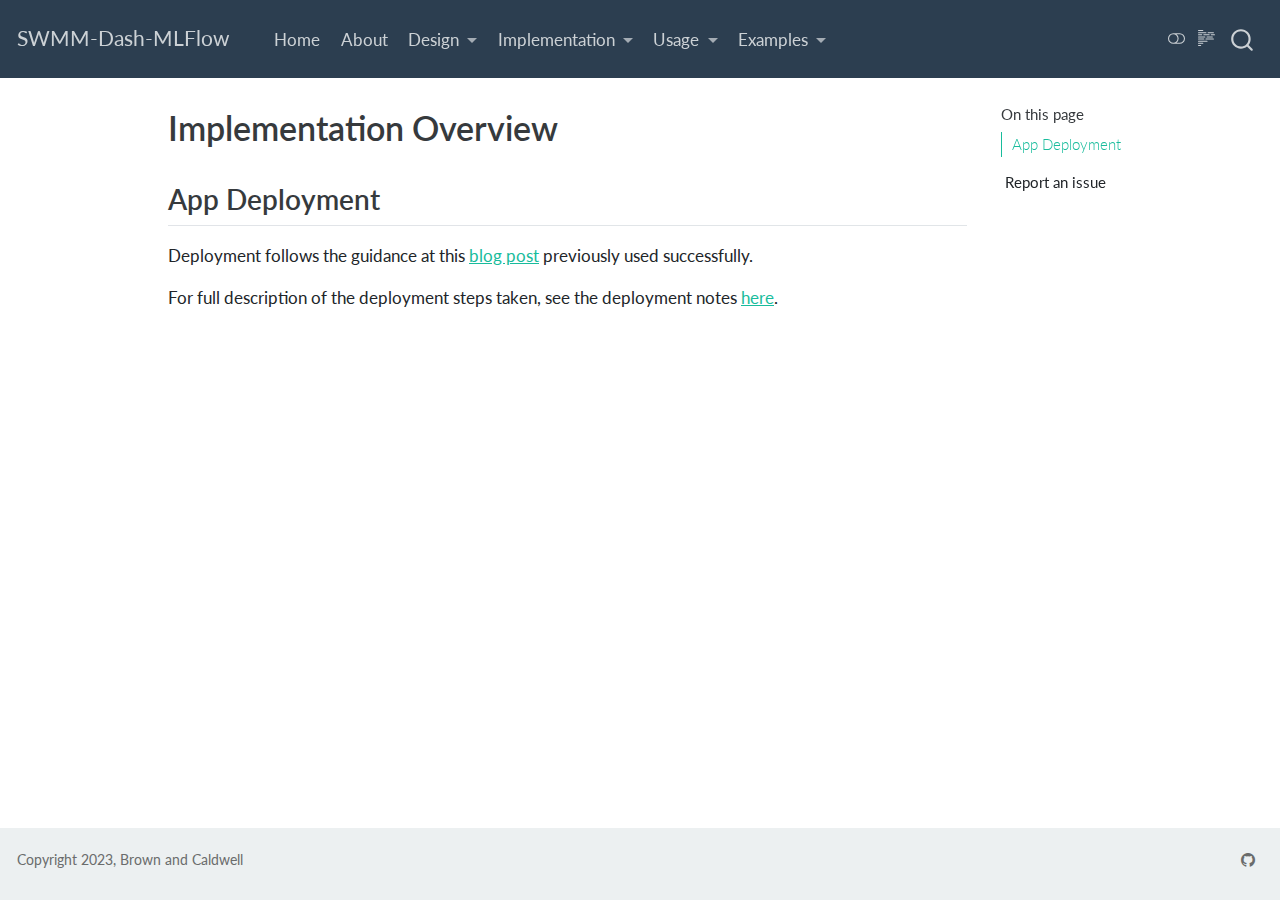
<file: docs/build-docs/implement/overview.html>
<!DOCTYPE html>
<html xmlns="http://www.w3.org/1999/xhtml" lang="en" xml:lang="en"><head>

<meta charset="utf-8">
<meta name="generator" content="quarto-1.3.450">

<meta name="viewport" content="width=device-width, initial-scale=1.0, user-scalable=yes">


<title>SWMM-Dash-MLFlow - Implementation Overview</title>
<style>
code{white-space: pre-wrap;}
span.smallcaps{font-variant: small-caps;}
div.columns{display: flex; gap: min(4vw, 1.5em);}
div.column{flex: auto; overflow-x: auto;}
div.hanging-indent{margin-left: 1.5em; text-indent: -1.5em;}
ul.task-list{list-style: none;}
ul.task-list li input[type="checkbox"] {
  width: 0.8em;
  margin: 0 0.8em 0.2em -1em; /* quarto-specific, see https://github.com/quarto-dev/quarto-cli/issues/4556 */ 
  vertical-align: middle;
}
</style>


<script src="../site_libs/quarto-nav/quarto-nav.js"></script>
<script src="../site_libs/quarto-nav/headroom.min.js"></script>
<script src="../site_libs/clipboard/clipboard.min.js"></script>
<script src="../site_libs/quarto-search/autocomplete.umd.js"></script>
<script src="../site_libs/quarto-search/fuse.min.js"></script>
<script src="../site_libs/quarto-search/quarto-search.js"></script>
<meta name="quarto:offset" content="../">
<script src="../site_libs/quarto-html/quarto.js"></script>
<script src="../site_libs/quarto-html/popper.min.js"></script>
<script src="../site_libs/quarto-html/tippy.umd.min.js"></script>
<script src="../site_libs/quarto-html/anchor.min.js"></script>
<link href="../site_libs/quarto-html/tippy.css" rel="stylesheet">
<link href="../site_libs/quarto-html/quarto-syntax-highlighting.css" rel="stylesheet" class="quarto-color-scheme" id="quarto-text-highlighting-styles">
<link href="../site_libs/quarto-html/quarto-syntax-highlighting-dark.css" rel="prefetch" class="quarto-color-scheme quarto-color-alternate" id="quarto-text-highlighting-styles">
<script src="../site_libs/bootstrap/bootstrap.min.js"></script>
<link href="../site_libs/bootstrap/bootstrap-icons.css" rel="stylesheet">
<link href="../site_libs/bootstrap/bootstrap.min.css" rel="stylesheet" class="quarto-color-scheme" id="quarto-bootstrap" data-mode="light">
<link href="../site_libs/bootstrap/bootstrap-dark.min.css" rel="prefetch" class="quarto-color-scheme quarto-color-alternate" id="quarto-bootstrap" data-mode="dark">
<script id="quarto-search-options" type="application/json">{
  "location": "navbar",
  "copy-button": false,
  "collapse-after": 3,
  "panel-placement": "end",
  "type": "overlay",
  "limit": 20,
  "language": {
    "search-no-results-text": "No results",
    "search-matching-documents-text": "matching documents",
    "search-copy-link-title": "Copy link to search",
    "search-hide-matches-text": "Hide additional matches",
    "search-more-match-text": "more match in this document",
    "search-more-matches-text": "more matches in this document",
    "search-clear-button-title": "Clear",
    "search-detached-cancel-button-title": "Cancel",
    "search-submit-button-title": "Submit",
    "search-label": "Search"
  }
}</script>


<link rel="stylesheet" href="../styles.css">
</head>

<body class="nav-fixed">

<div id="quarto-search-results"></div>
  <header id="quarto-header" class="headroom fixed-top">
    <nav class="navbar navbar-expand-lg navbar-dark ">
      <div class="navbar-container container-fluid">
      <div class="navbar-brand-container">
    <a class="navbar-brand" href="../index.html">
    <span class="navbar-title">SWMM-Dash-MLFlow</span>
    </a>
  </div>
            <div id="quarto-search" class="" title="Search"></div>
          <button class="navbar-toggler" type="button" data-bs-toggle="collapse" data-bs-target="#navbarCollapse" aria-controls="navbarCollapse" aria-expanded="false" aria-label="Toggle navigation" onclick="if (window.quartoToggleHeadroom) { window.quartoToggleHeadroom(); }">
  <span class="navbar-toggler-icon"></span>
</button>
          <div class="collapse navbar-collapse" id="navbarCollapse">
            <ul class="navbar-nav navbar-nav-scroll me-auto">
  <li class="nav-item">
    <a class="nav-link" href="../index.html" rel="" target="">
 <span class="menu-text">Home</span></a>
  </li>  
  <li class="nav-item">
    <a class="nav-link" href="../about.html" rel="" target="">
 <span class="menu-text">About</span></a>
  </li>  
  <li class="nav-item dropdown ">
    <a class="nav-link dropdown-toggle" href="#" id="nav-menu-design" role="button" data-bs-toggle="dropdown" aria-expanded="false" rel="" target="">
 <span class="menu-text">Design</span>
    </a>
    <ul class="dropdown-menu" aria-labelledby="nav-menu-design">    
        <li>
    <a class="dropdown-item" href="../design/overview.html" rel="" target="">
 <span class="dropdown-text">Design Overview</span></a>
  </li>  
    </ul>
  </li>
  <li class="nav-item dropdown ">
    <a class="nav-link dropdown-toggle" href="#" id="nav-menu-implementation" role="button" data-bs-toggle="dropdown" aria-expanded="false" rel="" target="">
 <span class="menu-text">Implementation</span>
    </a>
    <ul class="dropdown-menu" aria-labelledby="nav-menu-implementation">    
        <li>
    <a class="dropdown-item" href="../implement/overview.html" rel="" target="">
 <span class="dropdown-text">Implementation Overview</span></a>
  </li>  
    </ul>
  </li>
  <li class="nav-item dropdown ">
    <a class="nav-link dropdown-toggle" href="#" id="nav-menu-usage" role="button" data-bs-toggle="dropdown" aria-expanded="false" rel="" target="">
 <span class="menu-text">Usage</span>
    </a>
    <ul class="dropdown-menu" aria-labelledby="nav-menu-usage">    
        <li>
    <a class="dropdown-item" href="../use/overview.html" rel="" target="">
 <span class="dropdown-text">Usage Overview</span></a>
  </li>  
    </ul>
  </li>
  <li class="nav-item dropdown ">
    <a class="nav-link dropdown-toggle" href="#" id="nav-menu-examples" role="button" data-bs-toggle="dropdown" aria-expanded="false" rel="" target="">
 <span class="menu-text">Examples</span>
    </a>
    <ul class="dropdown-menu" aria-labelledby="nav-menu-examples">    
        <li>
    <a class="dropdown-item" href="../examples/overview.html" rel="" target="">
 <span class="dropdown-text">Examples Overview</span></a>
  </li>  
    </ul>
  </li>
</ul>
            <div class="quarto-navbar-tools ms-auto">
  <a href="" class="quarto-color-scheme-toggle quarto-navigation-tool  px-1" onclick="window.quartoToggleColorScheme(); return false;" title="Toggle dark mode"><i class="bi"></i></a>
  <a href="" class="quarto-reader-toggle quarto-navigation-tool px-1" onclick="window.quartoToggleReader(); return false;" title="Toggle reader mode">
  <div class="quarto-reader-toggle-btn">
  <i class="bi"></i>
  </div>
</a>
</div>
          </div> <!-- /navcollapse -->
      </div> <!-- /container-fluid -->
    </nav>
</header>
<!-- content -->
<div id="quarto-content" class="quarto-container page-columns page-rows-contents page-layout-article page-navbar">
<!-- sidebar -->
<!-- margin-sidebar -->
    <div id="quarto-margin-sidebar" class="sidebar margin-sidebar">
        <nav id="TOC" role="doc-toc" class="toc-active">
    <h2 id="toc-title">On this page</h2>
   
  <ul>
  <li><a href="#app-deployment" id="toc-app-deployment" class="nav-link active" data-scroll-target="#app-deployment">App Deployment</a></li>
  </ul>
<div class="toc-actions"><div class="action-links"><p><a href="https://github.com/gcoyle83/swmm-dash-mlflow/issues" class="toc-action">Report an issue</a></p></div></div></nav>
    </div>
<!-- main -->
<main class="content" id="quarto-document-content">

<header id="title-block-header" class="quarto-title-block default">
<div class="quarto-title">
<h1 class="title">Implementation Overview</h1>
</div>



<div class="quarto-title-meta">

    
  
    
  </div>
  

</header>

<section id="app-deployment" class="level2">
<h2 class="anchored" data-anchor-id="app-deployment">App Deployment</h2>
<p>Deployment follows the guidance at this <a href="https://resonance-analytics.com/blog/deploying-dash-apps-on-azure#:~:text=Deploying%20Dash%20Apps%20on%20Azure%20with%20Windows%201,Sign%20up%20on%20Azure%20and%20Deploy%20your%20app">blog post</a> previously used successfully.</p>
<p>For full description of the deployment steps taken, see the deployment notes <a href="../implement/azure_deployment.html">here</a>.</p>


</section>

<a onclick="window.scrollTo(0, 0); return false;" role="button" id="quarto-back-to-top"><i class="bi bi-arrow-up"></i> Back to top</a></main> <!-- /main -->
<script id="quarto-html-after-body" type="application/javascript">
window.document.addEventListener("DOMContentLoaded", function (event) {
  const toggleBodyColorMode = (bsSheetEl) => {
    const mode = bsSheetEl.getAttribute("data-mode");
    const bodyEl = window.document.querySelector("body");
    if (mode === "dark") {
      bodyEl.classList.add("quarto-dark");
      bodyEl.classList.remove("quarto-light");
    } else {
      bodyEl.classList.add("quarto-light");
      bodyEl.classList.remove("quarto-dark");
    }
  }
  const toggleBodyColorPrimary = () => {
    const bsSheetEl = window.document.querySelector("link#quarto-bootstrap");
    if (bsSheetEl) {
      toggleBodyColorMode(bsSheetEl);
    }
  }
  toggleBodyColorPrimary();  
  const disableStylesheet = (stylesheets) => {
    for (let i=0; i < stylesheets.length; i++) {
      const stylesheet = stylesheets[i];
      stylesheet.rel = 'prefetch';
    }
  }
  const enableStylesheet = (stylesheets) => {
    for (let i=0; i < stylesheets.length; i++) {
      const stylesheet = stylesheets[i];
      stylesheet.rel = 'stylesheet';
    }
  }
  const manageTransitions = (selector, allowTransitions) => {
    const els = window.document.querySelectorAll(selector);
    for (let i=0; i < els.length; i++) {
      const el = els[i];
      if (allowTransitions) {
        el.classList.remove('notransition');
      } else {
        el.classList.add('notransition');
      }
    }
  }
  const toggleColorMode = (alternate) => {
    // Switch the stylesheets
    const alternateStylesheets = window.document.querySelectorAll('link.quarto-color-scheme.quarto-color-alternate');
    manageTransitions('#quarto-margin-sidebar .nav-link', false);
    if (alternate) {
      enableStylesheet(alternateStylesheets);
      for (const sheetNode of alternateStylesheets) {
        if (sheetNode.id === "quarto-bootstrap") {
          toggleBodyColorMode(sheetNode);
        }
      }
    } else {
      disableStylesheet(alternateStylesheets);
      toggleBodyColorPrimary();
    }
    manageTransitions('#quarto-margin-sidebar .nav-link', true);
    // Switch the toggles
    const toggles = window.document.querySelectorAll('.quarto-color-scheme-toggle');
    for (let i=0; i < toggles.length; i++) {
      const toggle = toggles[i];
      if (toggle) {
        if (alternate) {
          toggle.classList.add("alternate");     
        } else {
          toggle.classList.remove("alternate");
        }
      }
    }
    // Hack to workaround the fact that safari doesn't
    // properly recolor the scrollbar when toggling (#1455)
    if (navigator.userAgent.indexOf('Safari') > 0 && navigator.userAgent.indexOf('Chrome') == -1) {
      manageTransitions("body", false);
      window.scrollTo(0, 1);
      setTimeout(() => {
        window.scrollTo(0, 0);
        manageTransitions("body", true);
      }, 40);  
    }
  }
  const isFileUrl = () => { 
    return window.location.protocol === 'file:';
  }
  const hasAlternateSentinel = () => {  
    let styleSentinel = getColorSchemeSentinel();
    if (styleSentinel !== null) {
      return styleSentinel === "alternate";
    } else {
      return false;
    }
  }
  const setStyleSentinel = (alternate) => {
    const value = alternate ? "alternate" : "default";
    if (!isFileUrl()) {
      window.localStorage.setItem("quarto-color-scheme", value);
    } else {
      localAlternateSentinel = value;
    }
  }
  const getColorSchemeSentinel = () => {
    if (!isFileUrl()) {
      const storageValue = window.localStorage.getItem("quarto-color-scheme");
      return storageValue != null ? storageValue : localAlternateSentinel;
    } else {
      return localAlternateSentinel;
    }
  }
  let localAlternateSentinel = 'default';
  // Dark / light mode switch
  window.quartoToggleColorScheme = () => {
    // Read the current dark / light value 
    let toAlternate = !hasAlternateSentinel();
    toggleColorMode(toAlternate);
    setStyleSentinel(toAlternate);
  };
  // Ensure there is a toggle, if there isn't float one in the top right
  if (window.document.querySelector('.quarto-color-scheme-toggle') === null) {
    const a = window.document.createElement('a');
    a.classList.add('top-right');
    a.classList.add('quarto-color-scheme-toggle');
    a.href = "";
    a.onclick = function() { try { window.quartoToggleColorScheme(); } catch {} return false; };
    const i = window.document.createElement("i");
    i.classList.add('bi');
    a.appendChild(i);
    window.document.body.appendChild(a);
  }
  // Switch to dark mode if need be
  if (hasAlternateSentinel()) {
    toggleColorMode(true);
  } else {
    toggleColorMode(false);
  }
  const icon = "";
  const anchorJS = new window.AnchorJS();
  anchorJS.options = {
    placement: 'right',
    icon: icon
  };
  anchorJS.add('.anchored');
  const isCodeAnnotation = (el) => {
    for (const clz of el.classList) {
      if (clz.startsWith('code-annotation-')) {                     
        return true;
      }
    }
    return false;
  }
  const clipboard = new window.ClipboardJS('.code-copy-button', {
    text: function(trigger) {
      const codeEl = trigger.previousElementSibling.cloneNode(true);
      for (const childEl of codeEl.children) {
        if (isCodeAnnotation(childEl)) {
          childEl.remove();
        }
      }
      return codeEl.innerText;
    }
  });
  clipboard.on('success', function(e) {
    // button target
    const button = e.trigger;
    // don't keep focus
    button.blur();
    // flash "checked"
    button.classList.add('code-copy-button-checked');
    var currentTitle = button.getAttribute("title");
    button.setAttribute("title", "Copied!");
    let tooltip;
    if (window.bootstrap) {
      button.setAttribute("data-bs-toggle", "tooltip");
      button.setAttribute("data-bs-placement", "left");
      button.setAttribute("data-bs-title", "Copied!");
      tooltip = new bootstrap.Tooltip(button, 
        { trigger: "manual", 
          customClass: "code-copy-button-tooltip",
          offset: [0, -8]});
      tooltip.show();    
    }
    setTimeout(function() {
      if (tooltip) {
        tooltip.hide();
        button.removeAttribute("data-bs-title");
        button.removeAttribute("data-bs-toggle");
        button.removeAttribute("data-bs-placement");
      }
      button.setAttribute("title", currentTitle);
      button.classList.remove('code-copy-button-checked');
    }, 1000);
    // clear code selection
    e.clearSelection();
  });
  function tippyHover(el, contentFn) {
    const config = {
      allowHTML: true,
      content: contentFn,
      maxWidth: 500,
      delay: 100,
      arrow: false,
      appendTo: function(el) {
          return el.parentElement;
      },
      interactive: true,
      interactiveBorder: 10,
      theme: 'quarto',
      placement: 'bottom-start'
    };
    window.tippy(el, config); 
  }
  const noterefs = window.document.querySelectorAll('a[role="doc-noteref"]');
  for (var i=0; i<noterefs.length; i++) {
    const ref = noterefs[i];
    tippyHover(ref, function() {
      // use id or data attribute instead here
      let href = ref.getAttribute('data-footnote-href') || ref.getAttribute('href');
      try { href = new URL(href).hash; } catch {}
      const id = href.replace(/^#\/?/, "");
      const note = window.document.getElementById(id);
      return note.innerHTML;
    });
  }
      let selectedAnnoteEl;
      const selectorForAnnotation = ( cell, annotation) => {
        let cellAttr = 'data-code-cell="' + cell + '"';
        let lineAttr = 'data-code-annotation="' +  annotation + '"';
        const selector = 'span[' + cellAttr + '][' + lineAttr + ']';
        return selector;
      }
      const selectCodeLines = (annoteEl) => {
        const doc = window.document;
        const targetCell = annoteEl.getAttribute("data-target-cell");
        const targetAnnotation = annoteEl.getAttribute("data-target-annotation");
        const annoteSpan = window.document.querySelector(selectorForAnnotation(targetCell, targetAnnotation));
        const lines = annoteSpan.getAttribute("data-code-lines").split(",");
        const lineIds = lines.map((line) => {
          return targetCell + "-" + line;
        })
        let top = null;
        let height = null;
        let parent = null;
        if (lineIds.length > 0) {
            //compute the position of the single el (top and bottom and make a div)
            const el = window.document.getElementById(lineIds[0]);
            top = el.offsetTop;
            height = el.offsetHeight;
            parent = el.parentElement.parentElement;
          if (lineIds.length > 1) {
            const lastEl = window.document.getElementById(lineIds[lineIds.length - 1]);
            const bottom = lastEl.offsetTop + lastEl.offsetHeight;
            height = bottom - top;
          }
          if (top !== null && height !== null && parent !== null) {
            // cook up a div (if necessary) and position it 
            let div = window.document.getElementById("code-annotation-line-highlight");
            if (div === null) {
              div = window.document.createElement("div");
              div.setAttribute("id", "code-annotation-line-highlight");
              div.style.position = 'absolute';
              parent.appendChild(div);
            }
            div.style.top = top - 2 + "px";
            div.style.height = height + 4 + "px";
            let gutterDiv = window.document.getElementById("code-annotation-line-highlight-gutter");
            if (gutterDiv === null) {
              gutterDiv = window.document.createElement("div");
              gutterDiv.setAttribute("id", "code-annotation-line-highlight-gutter");
              gutterDiv.style.position = 'absolute';
              const codeCell = window.document.getElementById(targetCell);
              const gutter = codeCell.querySelector('.code-annotation-gutter');
              gutter.appendChild(gutterDiv);
            }
            gutterDiv.style.top = top - 2 + "px";
            gutterDiv.style.height = height + 4 + "px";
          }
          selectedAnnoteEl = annoteEl;
        }
      };
      const unselectCodeLines = () => {
        const elementsIds = ["code-annotation-line-highlight", "code-annotation-line-highlight-gutter"];
        elementsIds.forEach((elId) => {
          const div = window.document.getElementById(elId);
          if (div) {
            div.remove();
          }
        });
        selectedAnnoteEl = undefined;
      };
      // Attach click handler to the DT
      const annoteDls = window.document.querySelectorAll('dt[data-target-cell]');
      for (const annoteDlNode of annoteDls) {
        annoteDlNode.addEventListener('click', (event) => {
          const clickedEl = event.target;
          if (clickedEl !== selectedAnnoteEl) {
            unselectCodeLines();
            const activeEl = window.document.querySelector('dt[data-target-cell].code-annotation-active');
            if (activeEl) {
              activeEl.classList.remove('code-annotation-active');
            }
            selectCodeLines(clickedEl);
            clickedEl.classList.add('code-annotation-active');
          } else {
            // Unselect the line
            unselectCodeLines();
            clickedEl.classList.remove('code-annotation-active');
          }
        });
      }
  const findCites = (el) => {
    const parentEl = el.parentElement;
    if (parentEl) {
      const cites = parentEl.dataset.cites;
      if (cites) {
        return {
          el,
          cites: cites.split(' ')
        };
      } else {
        return findCites(el.parentElement)
      }
    } else {
      return undefined;
    }
  };
  var bibliorefs = window.document.querySelectorAll('a[role="doc-biblioref"]');
  for (var i=0; i<bibliorefs.length; i++) {
    const ref = bibliorefs[i];
    const citeInfo = findCites(ref);
    if (citeInfo) {
      tippyHover(citeInfo.el, function() {
        var popup = window.document.createElement('div');
        citeInfo.cites.forEach(function(cite) {
          var citeDiv = window.document.createElement('div');
          citeDiv.classList.add('hanging-indent');
          citeDiv.classList.add('csl-entry');
          var biblioDiv = window.document.getElementById('ref-' + cite);
          if (biblioDiv) {
            citeDiv.innerHTML = biblioDiv.innerHTML;
          }
          popup.appendChild(citeDiv);
        });
        return popup.innerHTML;
      });
    }
  }
});
</script>
</div> <!-- /content -->
<footer class="footer">
  <div class="nav-footer">
    <div class="nav-footer-left">Copyright 2023, Brown and Caldwell</div>   
    <div class="nav-footer-center">
      &nbsp;
    </div>
    <div class="nav-footer-right">
      <ul class="footer-items list-unstyled">
    <li class="nav-item compact">
    <a class="nav-link" href="https://github.com/gcoyle83/swmm-dash-mlflow">
      <i class="bi bi-github" role="img">
</i> 
    </a>
  </li>  
</ul>
    </div>
  </div>
</footer>



</body></html>
</file>
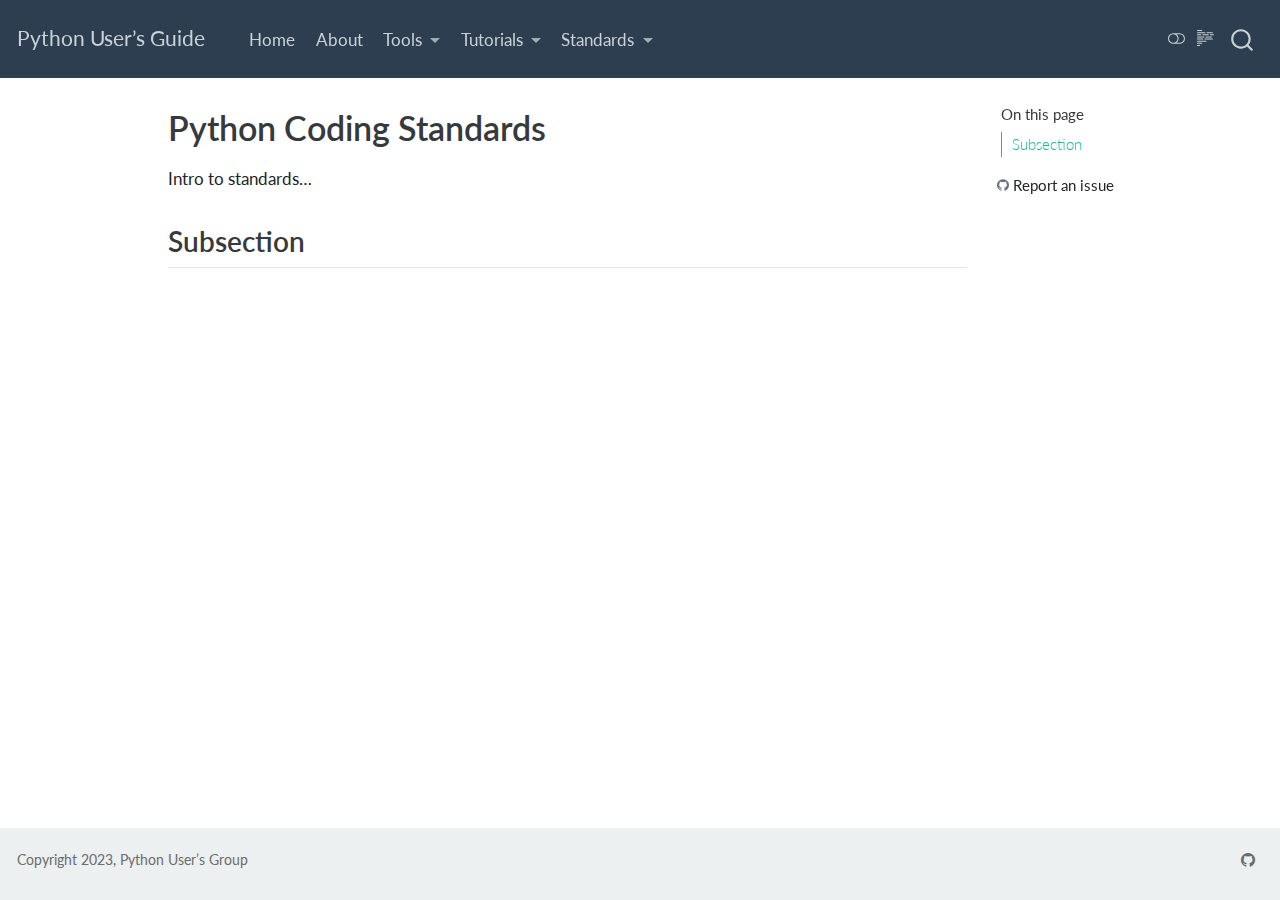
<file: docs/build-docs/standards/overview.html>
<!DOCTYPE html>
<html xmlns="http://www.w3.org/1999/xhtml" lang="en" xml:lang="en"><head>

<meta charset="utf-8">
<meta name="generator" content="quarto-1.3.450">

<meta name="viewport" content="width=device-width, initial-scale=1.0, user-scalable=yes">


<title>Python User’s Guide - Python Coding Standards</title>
<style>
code{white-space: pre-wrap;}
span.smallcaps{font-variant: small-caps;}
div.columns{display: flex; gap: min(4vw, 1.5em);}
div.column{flex: auto; overflow-x: auto;}
div.hanging-indent{margin-left: 1.5em; text-indent: -1.5em;}
ul.task-list{list-style: none;}
ul.task-list li input[type="checkbox"] {
  width: 0.8em;
  margin: 0 0.8em 0.2em -1em; /* quarto-specific, see https://github.com/quarto-dev/quarto-cli/issues/4556 */ 
  vertical-align: middle;
}
</style>


<script src="../site_libs/quarto-nav/quarto-nav.js"></script>
<script src="../site_libs/quarto-nav/headroom.min.js"></script>
<script src="../site_libs/clipboard/clipboard.min.js"></script>
<script src="../site_libs/quarto-search/autocomplete.umd.js"></script>
<script src="../site_libs/quarto-search/fuse.min.js"></script>
<script src="../site_libs/quarto-search/quarto-search.js"></script>
<meta name="quarto:offset" content="../">
<script src="../site_libs/quarto-html/quarto.js"></script>
<script src="../site_libs/quarto-html/popper.min.js"></script>
<script src="../site_libs/quarto-html/tippy.umd.min.js"></script>
<script src="../site_libs/quarto-html/anchor.min.js"></script>
<link href="../site_libs/quarto-html/tippy.css" rel="stylesheet">
<link href="../site_libs/quarto-html/quarto-syntax-highlighting.css" rel="stylesheet" class="quarto-color-scheme" id="quarto-text-highlighting-styles">
<link href="../site_libs/quarto-html/quarto-syntax-highlighting-dark.css" rel="prefetch" class="quarto-color-scheme quarto-color-alternate" id="quarto-text-highlighting-styles">
<script src="../site_libs/bootstrap/bootstrap.min.js"></script>
<link href="../site_libs/bootstrap/bootstrap-icons.css" rel="stylesheet">
<link href="../site_libs/bootstrap/bootstrap.min.css" rel="stylesheet" class="quarto-color-scheme" id="quarto-bootstrap" data-mode="light">
<link href="../site_libs/bootstrap/bootstrap-dark.min.css" rel="prefetch" class="quarto-color-scheme quarto-color-alternate" id="quarto-bootstrap" data-mode="dark">
<script id="quarto-search-options" type="application/json">{
  "location": "navbar",
  "copy-button": false,
  "collapse-after": 3,
  "panel-placement": "end",
  "type": "overlay",
  "limit": 20,
  "language": {
    "search-no-results-text": "No results",
    "search-matching-documents-text": "matching documents",
    "search-copy-link-title": "Copy link to search",
    "search-hide-matches-text": "Hide additional matches",
    "search-more-match-text": "more match in this document",
    "search-more-matches-text": "more matches in this document",
    "search-clear-button-title": "Clear",
    "search-detached-cancel-button-title": "Cancel",
    "search-submit-button-title": "Submit",
    "search-label": "Search"
  }
}</script>


<link rel="stylesheet" href="../styles.css">
</head>

<body class="nav-fixed">

<div id="quarto-search-results"></div>
  <header id="quarto-header" class="headroom fixed-top">
    <nav class="navbar navbar-expand-lg navbar-dark ">
      <div class="navbar-container container-fluid">
      <div class="navbar-brand-container">
    <a class="navbar-brand" href="../index.html">
    <span class="navbar-title">Python User’s Guide</span>
    </a>
  </div>
            <div id="quarto-search" class="" title="Search"></div>
          <button class="navbar-toggler" type="button" data-bs-toggle="collapse" data-bs-target="#navbarCollapse" aria-controls="navbarCollapse" aria-expanded="false" aria-label="Toggle navigation" onclick="if (window.quartoToggleHeadroom) { window.quartoToggleHeadroom(); }">
  <span class="navbar-toggler-icon"></span>
</button>
          <div class="collapse navbar-collapse" id="navbarCollapse">
            <ul class="navbar-nav navbar-nav-scroll me-auto">
  <li class="nav-item">
    <a class="nav-link" href="../index.html" rel="" target="">
 <span class="menu-text">Home</span></a>
  </li>  
  <li class="nav-item">
    <a class="nav-link" href="../about.html" rel="" target="">
 <span class="menu-text">About</span></a>
  </li>  
  <li class="nav-item dropdown ">
    <a class="nav-link dropdown-toggle" href="#" id="nav-menu-tools" role="button" data-bs-toggle="dropdown" aria-expanded="false" rel="" target="">
 <span class="menu-text">Tools</span>
    </a>
    <ul class="dropdown-menu" aria-labelledby="nav-menu-tools">    
        <li>
    <a class="dropdown-item" href="../tools/overview.html" rel="" target="">
 <span class="dropdown-text">Overview</span></a>
  </li>  
        <li>
    <a class="dropdown-item" href="../tools/integrated-dev-envs.html" rel="" target="">
 <span class="dropdown-text">Integrated Development Environments</span></a>
  </li>  
        <li>
    <a class="dropdown-item" href="../tools/pkg-env-manager.html" rel="" target="">
 <span class="dropdown-text">Package and Environment Managers</span></a>
  </li>  
        <li>
    <a class="dropdown-item" href="../tools/version-control.html" rel="" target="">
 <span class="dropdown-text">Version Control</span></a>
  </li>  
        <li>
    <a class="dropdown-item" href="../tools/documentation.html" rel="" target="">
 <span class="dropdown-text">Documentation</span></a>
  </li>  
        <li>
    <a class="dropdown-item" href="../tools/containers.html" rel="" target="">
 <span class="dropdown-text">Containerization</span></a>
  </li>  
    </ul>
  </li>
  <li class="nav-item dropdown ">
    <a class="nav-link dropdown-toggle" href="#" id="nav-menu-tutorials" role="button" data-bs-toggle="dropdown" aria-expanded="false" rel="" target="">
 <span class="menu-text">Tutorials</span>
    </a>
    <ul class="dropdown-menu" aria-labelledby="nav-menu-tutorials">    
        <li>
    <a class="dropdown-item" href="../tutorials/vscode-primer.html" rel="" target="">
 <span class="dropdown-text">VS Code Primer</span></a>
  </li>  
    </ul>
  </li>
  <li class="nav-item dropdown ">
    <a class="nav-link dropdown-toggle" href="#" id="nav-menu-standards" role="button" data-bs-toggle="dropdown" aria-expanded="false" rel="" target="">
 <span class="menu-text">Standards</span>
    </a>
    <ul class="dropdown-menu" aria-labelledby="nav-menu-standards">    
        <li>
    <a class="dropdown-item" href="../standards/overview.html" rel="" target="">
 <span class="dropdown-text">Overview</span></a>
  </li>  
    </ul>
  </li>
</ul>
            <div class="quarto-navbar-tools ms-auto">
  <a href="" class="quarto-color-scheme-toggle quarto-navigation-tool  px-1" onclick="window.quartoToggleColorScheme(); return false;" title="Toggle dark mode"><i class="bi"></i></a>
  <a href="" class="quarto-reader-toggle quarto-navigation-tool px-1" onclick="window.quartoToggleReader(); return false;" title="Toggle reader mode">
  <div class="quarto-reader-toggle-btn">
  <i class="bi"></i>
  </div>
</a>
</div>
          </div> <!-- /navcollapse -->
      </div> <!-- /container-fluid -->
    </nav>
</header>
<!-- content -->
<div id="quarto-content" class="quarto-container page-columns page-rows-contents page-layout-article page-navbar">
<!-- sidebar -->
<!-- margin-sidebar -->
    <div id="quarto-margin-sidebar" class="sidebar margin-sidebar">
        <nav id="TOC" role="doc-toc" class="toc-active">
    <h2 id="toc-title">On this page</h2>
   
  <ul>
  <li><a href="#subsection" id="toc-subsection" class="nav-link active" data-scroll-target="#subsection">Subsection</a></li>
  </ul>
<div class="toc-actions"><div><i class="bi bi-github"></i></div><div class="action-links"><p><a href="https://github.com/gcoyle83/python-starter-template/issues" class="toc-action">Report an issue</a></p></div></div></nav>
    </div>
<!-- main -->
<main class="content" id="quarto-document-content">

<header id="title-block-header" class="quarto-title-block default">
<div class="quarto-title">
<h1 class="title">Python Coding Standards</h1>
</div>



<div class="quarto-title-meta">

    
  
    
  </div>
  

</header>

<p>Intro to standards…</p>
<section id="subsection" class="level2">
<h2 class="anchored" data-anchor-id="subsection">Subsection</h2>


</section>

<a onclick="window.scrollTo(0, 0); return false;" role="button" id="quarto-back-to-top"><i class="bi bi-arrow-up"></i> Back to top</a></main> <!-- /main -->
<script id="quarto-html-after-body" type="application/javascript">
window.document.addEventListener("DOMContentLoaded", function (event) {
  const toggleBodyColorMode = (bsSheetEl) => {
    const mode = bsSheetEl.getAttribute("data-mode");
    const bodyEl = window.document.querySelector("body");
    if (mode === "dark") {
      bodyEl.classList.add("quarto-dark");
      bodyEl.classList.remove("quarto-light");
    } else {
      bodyEl.classList.add("quarto-light");
      bodyEl.classList.remove("quarto-dark");
    }
  }
  const toggleBodyColorPrimary = () => {
    const bsSheetEl = window.document.querySelector("link#quarto-bootstrap");
    if (bsSheetEl) {
      toggleBodyColorMode(bsSheetEl);
    }
  }
  toggleBodyColorPrimary();  
  const disableStylesheet = (stylesheets) => {
    for (let i=0; i < stylesheets.length; i++) {
      const stylesheet = stylesheets[i];
      stylesheet.rel = 'prefetch';
    }
  }
  const enableStylesheet = (stylesheets) => {
    for (let i=0; i < stylesheets.length; i++) {
      const stylesheet = stylesheets[i];
      stylesheet.rel = 'stylesheet';
    }
  }
  const manageTransitions = (selector, allowTransitions) => {
    const els = window.document.querySelectorAll(selector);
    for (let i=0; i < els.length; i++) {
      const el = els[i];
      if (allowTransitions) {
        el.classList.remove('notransition');
      } else {
        el.classList.add('notransition');
      }
    }
  }
  const toggleColorMode = (alternate) => {
    // Switch the stylesheets
    const alternateStylesheets = window.document.querySelectorAll('link.quarto-color-scheme.quarto-color-alternate');
    manageTransitions('#quarto-margin-sidebar .nav-link', false);
    if (alternate) {
      enableStylesheet(alternateStylesheets);
      for (const sheetNode of alternateStylesheets) {
        if (sheetNode.id === "quarto-bootstrap") {
          toggleBodyColorMode(sheetNode);
        }
      }
    } else {
      disableStylesheet(alternateStylesheets);
      toggleBodyColorPrimary();
    }
    manageTransitions('#quarto-margin-sidebar .nav-link', true);
    // Switch the toggles
    const toggles = window.document.querySelectorAll('.quarto-color-scheme-toggle');
    for (let i=0; i < toggles.length; i++) {
      const toggle = toggles[i];
      if (toggle) {
        if (alternate) {
          toggle.classList.add("alternate");     
        } else {
          toggle.classList.remove("alternate");
        }
      }
    }
    // Hack to workaround the fact that safari doesn't
    // properly recolor the scrollbar when toggling (#1455)
    if (navigator.userAgent.indexOf('Safari') > 0 && navigator.userAgent.indexOf('Chrome') == -1) {
      manageTransitions("body", false);
      window.scrollTo(0, 1);
      setTimeout(() => {
        window.scrollTo(0, 0);
        manageTransitions("body", true);
      }, 40);  
    }
  }
  const isFileUrl = () => { 
    return window.location.protocol === 'file:';
  }
  const hasAlternateSentinel = () => {  
    let styleSentinel = getColorSchemeSentinel();
    if (styleSentinel !== null) {
      return styleSentinel === "alternate";
    } else {
      return false;
    }
  }
  const setStyleSentinel = (alternate) => {
    const value = alternate ? "alternate" : "default";
    if (!isFileUrl()) {
      window.localStorage.setItem("quarto-color-scheme", value);
    } else {
      localAlternateSentinel = value;
    }
  }
  const getColorSchemeSentinel = () => {
    if (!isFileUrl()) {
      const storageValue = window.localStorage.getItem("quarto-color-scheme");
      return storageValue != null ? storageValue : localAlternateSentinel;
    } else {
      return localAlternateSentinel;
    }
  }
  let localAlternateSentinel = 'default';
  // Dark / light mode switch
  window.quartoToggleColorScheme = () => {
    // Read the current dark / light value 
    let toAlternate = !hasAlternateSentinel();
    toggleColorMode(toAlternate);
    setStyleSentinel(toAlternate);
  };
  // Ensure there is a toggle, if there isn't float one in the top right
  if (window.document.querySelector('.quarto-color-scheme-toggle') === null) {
    const a = window.document.createElement('a');
    a.classList.add('top-right');
    a.classList.add('quarto-color-scheme-toggle');
    a.href = "";
    a.onclick = function() { try { window.quartoToggleColorScheme(); } catch {} return false; };
    const i = window.document.createElement("i");
    i.classList.add('bi');
    a.appendChild(i);
    window.document.body.appendChild(a);
  }
  // Switch to dark mode if need be
  if (hasAlternateSentinel()) {
    toggleColorMode(true);
  } else {
    toggleColorMode(false);
  }
  const icon = "";
  const anchorJS = new window.AnchorJS();
  anchorJS.options = {
    placement: 'right',
    icon: icon
  };
  anchorJS.add('.anchored');
  const isCodeAnnotation = (el) => {
    for (const clz of el.classList) {
      if (clz.startsWith('code-annotation-')) {                     
        return true;
      }
    }
    return false;
  }
  const clipboard = new window.ClipboardJS('.code-copy-button', {
    text: function(trigger) {
      const codeEl = trigger.previousElementSibling.cloneNode(true);
      for (const childEl of codeEl.children) {
        if (isCodeAnnotation(childEl)) {
          childEl.remove();
        }
      }
      return codeEl.innerText;
    }
  });
  clipboard.on('success', function(e) {
    // button target
    const button = e.trigger;
    // don't keep focus
    button.blur();
    // flash "checked"
    button.classList.add('code-copy-button-checked');
    var currentTitle = button.getAttribute("title");
    button.setAttribute("title", "Copied!");
    let tooltip;
    if (window.bootstrap) {
      button.setAttribute("data-bs-toggle", "tooltip");
      button.setAttribute("data-bs-placement", "left");
      button.setAttribute("data-bs-title", "Copied!");
      tooltip = new bootstrap.Tooltip(button, 
        { trigger: "manual", 
          customClass: "code-copy-button-tooltip",
          offset: [0, -8]});
      tooltip.show();    
    }
    setTimeout(function() {
      if (tooltip) {
        tooltip.hide();
        button.removeAttribute("data-bs-title");
        button.removeAttribute("data-bs-toggle");
        button.removeAttribute("data-bs-placement");
      }
      button.setAttribute("title", currentTitle);
      button.classList.remove('code-copy-button-checked');
    }, 1000);
    // clear code selection
    e.clearSelection();
  });
  function tippyHover(el, contentFn) {
    const config = {
      allowHTML: true,
      content: contentFn,
      maxWidth: 500,
      delay: 100,
      arrow: false,
      appendTo: function(el) {
          return el.parentElement;
      },
      interactive: true,
      interactiveBorder: 10,
      theme: 'quarto',
      placement: 'bottom-start'
    };
    window.tippy(el, config); 
  }
  const noterefs = window.document.querySelectorAll('a[role="doc-noteref"]');
  for (var i=0; i<noterefs.length; i++) {
    const ref = noterefs[i];
    tippyHover(ref, function() {
      // use id or data attribute instead here
      let href = ref.getAttribute('data-footnote-href') || ref.getAttribute('href');
      try { href = new URL(href).hash; } catch {}
      const id = href.replace(/^#\/?/, "");
      const note = window.document.getElementById(id);
      return note.innerHTML;
    });
  }
      let selectedAnnoteEl;
      const selectorForAnnotation = ( cell, annotation) => {
        let cellAttr = 'data-code-cell="' + cell + '"';
        let lineAttr = 'data-code-annotation="' +  annotation + '"';
        const selector = 'span[' + cellAttr + '][' + lineAttr + ']';
        return selector;
      }
      const selectCodeLines = (annoteEl) => {
        const doc = window.document;
        const targetCell = annoteEl.getAttribute("data-target-cell");
        const targetAnnotation = annoteEl.getAttribute("data-target-annotation");
        const annoteSpan = window.document.querySelector(selectorForAnnotation(targetCell, targetAnnotation));
        const lines = annoteSpan.getAttribute("data-code-lines").split(",");
        const lineIds = lines.map((line) => {
          return targetCell + "-" + line;
        })
        let top = null;
        let height = null;
        let parent = null;
        if (lineIds.length > 0) {
            //compute the position of the single el (top and bottom and make a div)
            const el = window.document.getElementById(lineIds[0]);
            top = el.offsetTop;
            height = el.offsetHeight;
            parent = el.parentElement.parentElement;
          if (lineIds.length > 1) {
            const lastEl = window.document.getElementById(lineIds[lineIds.length - 1]);
            const bottom = lastEl.offsetTop + lastEl.offsetHeight;
            height = bottom - top;
          }
          if (top !== null && height !== null && parent !== null) {
            // cook up a div (if necessary) and position it 
            let div = window.document.getElementById("code-annotation-line-highlight");
            if (div === null) {
              div = window.document.createElement("div");
              div.setAttribute("id", "code-annotation-line-highlight");
              div.style.position = 'absolute';
              parent.appendChild(div);
            }
            div.style.top = top - 2 + "px";
            div.style.height = height + 4 + "px";
            let gutterDiv = window.document.getElementById("code-annotation-line-highlight-gutter");
            if (gutterDiv === null) {
              gutterDiv = window.document.createElement("div");
              gutterDiv.setAttribute("id", "code-annotation-line-highlight-gutter");
              gutterDiv.style.position = 'absolute';
              const codeCell = window.document.getElementById(targetCell);
              const gutter = codeCell.querySelector('.code-annotation-gutter');
              gutter.appendChild(gutterDiv);
            }
            gutterDiv.style.top = top - 2 + "px";
            gutterDiv.style.height = height + 4 + "px";
          }
          selectedAnnoteEl = annoteEl;
        }
      };
      const unselectCodeLines = () => {
        const elementsIds = ["code-annotation-line-highlight", "code-annotation-line-highlight-gutter"];
        elementsIds.forEach((elId) => {
          const div = window.document.getElementById(elId);
          if (div) {
            div.remove();
          }
        });
        selectedAnnoteEl = undefined;
      };
      // Attach click handler to the DT
      const annoteDls = window.document.querySelectorAll('dt[data-target-cell]');
      for (const annoteDlNode of annoteDls) {
        annoteDlNode.addEventListener('click', (event) => {
          const clickedEl = event.target;
          if (clickedEl !== selectedAnnoteEl) {
            unselectCodeLines();
            const activeEl = window.document.querySelector('dt[data-target-cell].code-annotation-active');
            if (activeEl) {
              activeEl.classList.remove('code-annotation-active');
            }
            selectCodeLines(clickedEl);
            clickedEl.classList.add('code-annotation-active');
          } else {
            // Unselect the line
            unselectCodeLines();
            clickedEl.classList.remove('code-annotation-active');
          }
        });
      }
  const findCites = (el) => {
    const parentEl = el.parentElement;
    if (parentEl) {
      const cites = parentEl.dataset.cites;
      if (cites) {
        return {
          el,
          cites: cites.split(' ')
        };
      } else {
        return findCites(el.parentElement)
      }
    } else {
      return undefined;
    }
  };
  var bibliorefs = window.document.querySelectorAll('a[role="doc-biblioref"]');
  for (var i=0; i<bibliorefs.length; i++) {
    const ref = bibliorefs[i];
    const citeInfo = findCites(ref);
    if (citeInfo) {
      tippyHover(citeInfo.el, function() {
        var popup = window.document.createElement('div');
        citeInfo.cites.forEach(function(cite) {
          var citeDiv = window.document.createElement('div');
          citeDiv.classList.add('hanging-indent');
          citeDiv.classList.add('csl-entry');
          var biblioDiv = window.document.getElementById('ref-' + cite);
          if (biblioDiv) {
            citeDiv.innerHTML = biblioDiv.innerHTML;
          }
          popup.appendChild(citeDiv);
        });
        return popup.innerHTML;
      });
    }
  }
});
</script>
</div> <!-- /content -->
<footer class="footer">
  <div class="nav-footer">
    <div class="nav-footer-left">Copyright 2023, Python User’s Group</div>   
    <div class="nav-footer-center">
      &nbsp;
    </div>
    <div class="nav-footer-right">
      <ul class="footer-items list-unstyled">
    <li class="nav-item compact">
    <a class="nav-link" href="https://github.com/gcoyle83/python-starter-template">
      <i class="bi bi-github" role="img">
</i> 
    </a>
  </li>  
</ul>
    </div>
  </div>
</footer>



</body></html>
</file>
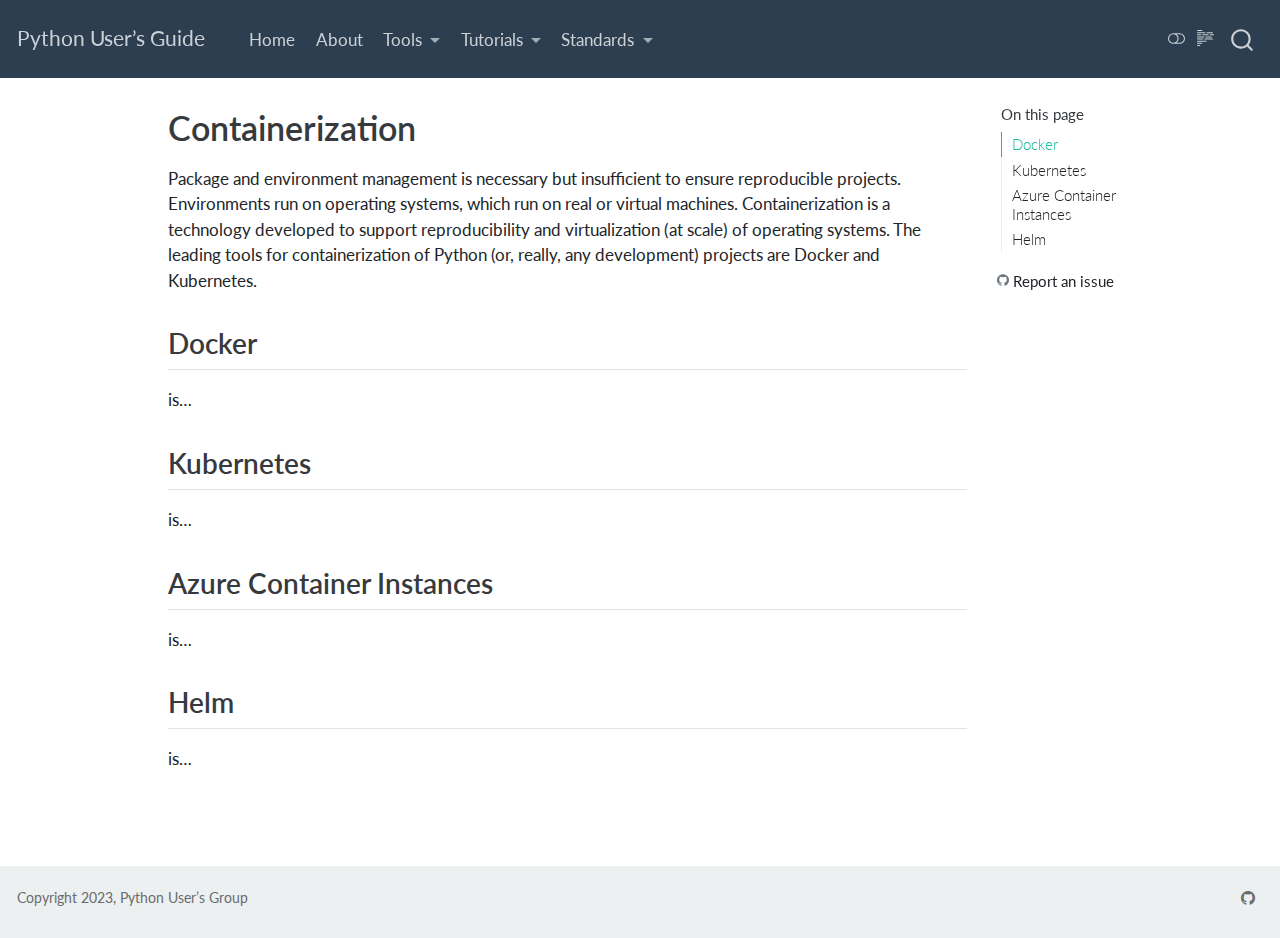
<file: docs/build-docs/tools/containers.html>
<!DOCTYPE html>
<html xmlns="http://www.w3.org/1999/xhtml" lang="en" xml:lang="en"><head>

<meta charset="utf-8">
<meta name="generator" content="quarto-1.3.450">

<meta name="viewport" content="width=device-width, initial-scale=1.0, user-scalable=yes">


<title>Python User’s Guide - Containerization</title>
<style>
code{white-space: pre-wrap;}
span.smallcaps{font-variant: small-caps;}
div.columns{display: flex; gap: min(4vw, 1.5em);}
div.column{flex: auto; overflow-x: auto;}
div.hanging-indent{margin-left: 1.5em; text-indent: -1.5em;}
ul.task-list{list-style: none;}
ul.task-list li input[type="checkbox"] {
  width: 0.8em;
  margin: 0 0.8em 0.2em -1em; /* quarto-specific, see https://github.com/quarto-dev/quarto-cli/issues/4556 */ 
  vertical-align: middle;
}
</style>


<script src="../site_libs/quarto-nav/quarto-nav.js"></script>
<script src="../site_libs/quarto-nav/headroom.min.js"></script>
<script src="../site_libs/clipboard/clipboard.min.js"></script>
<script src="../site_libs/quarto-search/autocomplete.umd.js"></script>
<script src="../site_libs/quarto-search/fuse.min.js"></script>
<script src="../site_libs/quarto-search/quarto-search.js"></script>
<meta name="quarto:offset" content="../">
<script src="../site_libs/quarto-html/quarto.js"></script>
<script src="../site_libs/quarto-html/popper.min.js"></script>
<script src="../site_libs/quarto-html/tippy.umd.min.js"></script>
<script src="../site_libs/quarto-html/anchor.min.js"></script>
<link href="../site_libs/quarto-html/tippy.css" rel="stylesheet">
<link href="../site_libs/quarto-html/quarto-syntax-highlighting.css" rel="stylesheet" class="quarto-color-scheme" id="quarto-text-highlighting-styles">
<link href="../site_libs/quarto-html/quarto-syntax-highlighting-dark.css" rel="prefetch" class="quarto-color-scheme quarto-color-alternate" id="quarto-text-highlighting-styles">
<script src="../site_libs/bootstrap/bootstrap.min.js"></script>
<link href="../site_libs/bootstrap/bootstrap-icons.css" rel="stylesheet">
<link href="../site_libs/bootstrap/bootstrap.min.css" rel="stylesheet" class="quarto-color-scheme" id="quarto-bootstrap" data-mode="light">
<link href="../site_libs/bootstrap/bootstrap-dark.min.css" rel="prefetch" class="quarto-color-scheme quarto-color-alternate" id="quarto-bootstrap" data-mode="dark">
<script id="quarto-search-options" type="application/json">{
  "location": "navbar",
  "copy-button": false,
  "collapse-after": 3,
  "panel-placement": "end",
  "type": "overlay",
  "limit": 20,
  "language": {
    "search-no-results-text": "No results",
    "search-matching-documents-text": "matching documents",
    "search-copy-link-title": "Copy link to search",
    "search-hide-matches-text": "Hide additional matches",
    "search-more-match-text": "more match in this document",
    "search-more-matches-text": "more matches in this document",
    "search-clear-button-title": "Clear",
    "search-detached-cancel-button-title": "Cancel",
    "search-submit-button-title": "Submit",
    "search-label": "Search"
  }
}</script>


<link rel="stylesheet" href="../styles.css">
</head>

<body class="nav-fixed">

<div id="quarto-search-results"></div>
  <header id="quarto-header" class="headroom fixed-top">
    <nav class="navbar navbar-expand-lg navbar-dark ">
      <div class="navbar-container container-fluid">
      <div class="navbar-brand-container">
    <a class="navbar-brand" href="../index.html">
    <span class="navbar-title">Python User’s Guide</span>
    </a>
  </div>
            <div id="quarto-search" class="" title="Search"></div>
          <button class="navbar-toggler" type="button" data-bs-toggle="collapse" data-bs-target="#navbarCollapse" aria-controls="navbarCollapse" aria-expanded="false" aria-label="Toggle navigation" onclick="if (window.quartoToggleHeadroom) { window.quartoToggleHeadroom(); }">
  <span class="navbar-toggler-icon"></span>
</button>
          <div class="collapse navbar-collapse" id="navbarCollapse">
            <ul class="navbar-nav navbar-nav-scroll me-auto">
  <li class="nav-item">
    <a class="nav-link" href="../index.html" rel="" target="">
 <span class="menu-text">Home</span></a>
  </li>  
  <li class="nav-item">
    <a class="nav-link" href="../about.html" rel="" target="">
 <span class="menu-text">About</span></a>
  </li>  
  <li class="nav-item dropdown ">
    <a class="nav-link dropdown-toggle" href="#" id="nav-menu-tools" role="button" data-bs-toggle="dropdown" aria-expanded="false" rel="" target="">
 <span class="menu-text">Tools</span>
    </a>
    <ul class="dropdown-menu" aria-labelledby="nav-menu-tools">    
        <li>
    <a class="dropdown-item" href="../tools/overview.html" rel="" target="">
 <span class="dropdown-text">Overview</span></a>
  </li>  
        <li>
    <a class="dropdown-item" href="../tools/integrated-dev-envs.html" rel="" target="">
 <span class="dropdown-text">Integrated Development Environments</span></a>
  </li>  
        <li>
    <a class="dropdown-item" href="../tools/pkg-env-manager.html" rel="" target="">
 <span class="dropdown-text">Package and Environment Managers</span></a>
  </li>  
        <li>
    <a class="dropdown-item" href="../tools/version-control.html" rel="" target="">
 <span class="dropdown-text">Version Control</span></a>
  </li>  
        <li>
    <a class="dropdown-item" href="../tools/documentation.html" rel="" target="">
 <span class="dropdown-text">Documentation</span></a>
  </li>  
        <li>
    <a class="dropdown-item" href="../tools/containers.html" rel="" target="">
 <span class="dropdown-text">Containerization</span></a>
  </li>  
    </ul>
  </li>
  <li class="nav-item dropdown ">
    <a class="nav-link dropdown-toggle" href="#" id="nav-menu-tutorials" role="button" data-bs-toggle="dropdown" aria-expanded="false" rel="" target="">
 <span class="menu-text">Tutorials</span>
    </a>
    <ul class="dropdown-menu" aria-labelledby="nav-menu-tutorials">    
        <li>
    <a class="dropdown-item" href="../tutorials/vscode-primer.html" rel="" target="">
 <span class="dropdown-text">VS Code Primer</span></a>
  </li>  
    </ul>
  </li>
  <li class="nav-item dropdown ">
    <a class="nav-link dropdown-toggle" href="#" id="nav-menu-standards" role="button" data-bs-toggle="dropdown" aria-expanded="false" rel="" target="">
 <span class="menu-text">Standards</span>
    </a>
    <ul class="dropdown-menu" aria-labelledby="nav-menu-standards">    
        <li>
    <a class="dropdown-item" href="../standards/overview.html" rel="" target="">
 <span class="dropdown-text">Overview</span></a>
  </li>  
    </ul>
  </li>
</ul>
            <div class="quarto-navbar-tools ms-auto">
  <a href="" class="quarto-color-scheme-toggle quarto-navigation-tool  px-1" onclick="window.quartoToggleColorScheme(); return false;" title="Toggle dark mode"><i class="bi"></i></a>
  <a href="" class="quarto-reader-toggle quarto-navigation-tool px-1" onclick="window.quartoToggleReader(); return false;" title="Toggle reader mode">
  <div class="quarto-reader-toggle-btn">
  <i class="bi"></i>
  </div>
</a>
</div>
          </div> <!-- /navcollapse -->
      </div> <!-- /container-fluid -->
    </nav>
</header>
<!-- content -->
<div id="quarto-content" class="quarto-container page-columns page-rows-contents page-layout-article page-navbar">
<!-- sidebar -->
<!-- margin-sidebar -->
    <div id="quarto-margin-sidebar" class="sidebar margin-sidebar">
        <nav id="TOC" role="doc-toc" class="toc-active">
    <h2 id="toc-title">On this page</h2>
   
  <ul>
  <li><a href="#docker" id="toc-docker" class="nav-link active" data-scroll-target="#docker">Docker</a></li>
  <li><a href="#kubernetes" id="toc-kubernetes" class="nav-link" data-scroll-target="#kubernetes">Kubernetes</a></li>
  <li><a href="#azure-container-instances" id="toc-azure-container-instances" class="nav-link" data-scroll-target="#azure-container-instances">Azure Container Instances</a></li>
  <li><a href="#helm" id="toc-helm" class="nav-link" data-scroll-target="#helm">Helm</a></li>
  </ul>
<div class="toc-actions"><div><i class="bi bi-github"></i></div><div class="action-links"><p><a href="https://github.com/gcoyle83/python-starter-template/issues" class="toc-action">Report an issue</a></p></div></div></nav>
    </div>
<!-- main -->
<main class="content" id="quarto-document-content">

<header id="title-block-header" class="quarto-title-block default">
<div class="quarto-title">
<h1 class="title">Containerization</h1>
</div>



<div class="quarto-title-meta">

    
  
    
  </div>
  

</header>

<p>Package and environment management is necessary but insufficient to ensure reproducible projects. Environments run on operating systems, which run on real or virtual machines. Containerization is a technology developed to support reproducibility and virtualization (at scale) of operating systems. The leading tools for containerization of Python (or, really, any development) projects are Docker and Kubernetes.</p>
<section id="docker" class="level2">
<h2 class="anchored" data-anchor-id="docker">Docker</h2>
<p>is…</p>
</section>
<section id="kubernetes" class="level2">
<h2 class="anchored" data-anchor-id="kubernetes">Kubernetes</h2>
<p>is…</p>
</section>
<section id="azure-container-instances" class="level2">
<h2 class="anchored" data-anchor-id="azure-container-instances">Azure Container Instances</h2>
<p>is…</p>
</section>
<section id="helm" class="level2">
<h2 class="anchored" data-anchor-id="helm">Helm</h2>
<p>is…</p>


</section>

<a onclick="window.scrollTo(0, 0); return false;" role="button" id="quarto-back-to-top"><i class="bi bi-arrow-up"></i> Back to top</a></main> <!-- /main -->
<script id="quarto-html-after-body" type="application/javascript">
window.document.addEventListener("DOMContentLoaded", function (event) {
  const toggleBodyColorMode = (bsSheetEl) => {
    const mode = bsSheetEl.getAttribute("data-mode");
    const bodyEl = window.document.querySelector("body");
    if (mode === "dark") {
      bodyEl.classList.add("quarto-dark");
      bodyEl.classList.remove("quarto-light");
    } else {
      bodyEl.classList.add("quarto-light");
      bodyEl.classList.remove("quarto-dark");
    }
  }
  const toggleBodyColorPrimary = () => {
    const bsSheetEl = window.document.querySelector("link#quarto-bootstrap");
    if (bsSheetEl) {
      toggleBodyColorMode(bsSheetEl);
    }
  }
  toggleBodyColorPrimary();  
  const disableStylesheet = (stylesheets) => {
    for (let i=0; i < stylesheets.length; i++) {
      const stylesheet = stylesheets[i];
      stylesheet.rel = 'prefetch';
    }
  }
  const enableStylesheet = (stylesheets) => {
    for (let i=0; i < stylesheets.length; i++) {
      const stylesheet = stylesheets[i];
      stylesheet.rel = 'stylesheet';
    }
  }
  const manageTransitions = (selector, allowTransitions) => {
    const els = window.document.querySelectorAll(selector);
    for (let i=0; i < els.length; i++) {
      const el = els[i];
      if (allowTransitions) {
        el.classList.remove('notransition');
      } else {
        el.classList.add('notransition');
      }
    }
  }
  const toggleColorMode = (alternate) => {
    // Switch the stylesheets
    const alternateStylesheets = window.document.querySelectorAll('link.quarto-color-scheme.quarto-color-alternate');
    manageTransitions('#quarto-margin-sidebar .nav-link', false);
    if (alternate) {
      enableStylesheet(alternateStylesheets);
      for (const sheetNode of alternateStylesheets) {
        if (sheetNode.id === "quarto-bootstrap") {
          toggleBodyColorMode(sheetNode);
        }
      }
    } else {
      disableStylesheet(alternateStylesheets);
      toggleBodyColorPrimary();
    }
    manageTransitions('#quarto-margin-sidebar .nav-link', true);
    // Switch the toggles
    const toggles = window.document.querySelectorAll('.quarto-color-scheme-toggle');
    for (let i=0; i < toggles.length; i++) {
      const toggle = toggles[i];
      if (toggle) {
        if (alternate) {
          toggle.classList.add("alternate");     
        } else {
          toggle.classList.remove("alternate");
        }
      }
    }
    // Hack to workaround the fact that safari doesn't
    // properly recolor the scrollbar when toggling (#1455)
    if (navigator.userAgent.indexOf('Safari') > 0 && navigator.userAgent.indexOf('Chrome') == -1) {
      manageTransitions("body", false);
      window.scrollTo(0, 1);
      setTimeout(() => {
        window.scrollTo(0, 0);
        manageTransitions("body", true);
      }, 40);  
    }
  }
  const isFileUrl = () => { 
    return window.location.protocol === 'file:';
  }
  const hasAlternateSentinel = () => {  
    let styleSentinel = getColorSchemeSentinel();
    if (styleSentinel !== null) {
      return styleSentinel === "alternate";
    } else {
      return false;
    }
  }
  const setStyleSentinel = (alternate) => {
    const value = alternate ? "alternate" : "default";
    if (!isFileUrl()) {
      window.localStorage.setItem("quarto-color-scheme", value);
    } else {
      localAlternateSentinel = value;
    }
  }
  const getColorSchemeSentinel = () => {
    if (!isFileUrl()) {
      const storageValue = window.localStorage.getItem("quarto-color-scheme");
      return storageValue != null ? storageValue : localAlternateSentinel;
    } else {
      return localAlternateSentinel;
    }
  }
  let localAlternateSentinel = 'default';
  // Dark / light mode switch
  window.quartoToggleColorScheme = () => {
    // Read the current dark / light value 
    let toAlternate = !hasAlternateSentinel();
    toggleColorMode(toAlternate);
    setStyleSentinel(toAlternate);
  };
  // Ensure there is a toggle, if there isn't float one in the top right
  if (window.document.querySelector('.quarto-color-scheme-toggle') === null) {
    const a = window.document.createElement('a');
    a.classList.add('top-right');
    a.classList.add('quarto-color-scheme-toggle');
    a.href = "";
    a.onclick = function() { try { window.quartoToggleColorScheme(); } catch {} return false; };
    const i = window.document.createElement("i");
    i.classList.add('bi');
    a.appendChild(i);
    window.document.body.appendChild(a);
  }
  // Switch to dark mode if need be
  if (hasAlternateSentinel()) {
    toggleColorMode(true);
  } else {
    toggleColorMode(false);
  }
  const icon = "";
  const anchorJS = new window.AnchorJS();
  anchorJS.options = {
    placement: 'right',
    icon: icon
  };
  anchorJS.add('.anchored');
  const isCodeAnnotation = (el) => {
    for (const clz of el.classList) {
      if (clz.startsWith('code-annotation-')) {                     
        return true;
      }
    }
    return false;
  }
  const clipboard = new window.ClipboardJS('.code-copy-button', {
    text: function(trigger) {
      const codeEl = trigger.previousElementSibling.cloneNode(true);
      for (const childEl of codeEl.children) {
        if (isCodeAnnotation(childEl)) {
          childEl.remove();
        }
      }
      return codeEl.innerText;
    }
  });
  clipboard.on('success', function(e) {
    // button target
    const button = e.trigger;
    // don't keep focus
    button.blur();
    // flash "checked"
    button.classList.add('code-copy-button-checked');
    var currentTitle = button.getAttribute("title");
    button.setAttribute("title", "Copied!");
    let tooltip;
    if (window.bootstrap) {
      button.setAttribute("data-bs-toggle", "tooltip");
      button.setAttribute("data-bs-placement", "left");
      button.setAttribute("data-bs-title", "Copied!");
      tooltip = new bootstrap.Tooltip(button, 
        { trigger: "manual", 
          customClass: "code-copy-button-tooltip",
          offset: [0, -8]});
      tooltip.show();    
    }
    setTimeout(function() {
      if (tooltip) {
        tooltip.hide();
        button.removeAttribute("data-bs-title");
        button.removeAttribute("data-bs-toggle");
        button.removeAttribute("data-bs-placement");
      }
      button.setAttribute("title", currentTitle);
      button.classList.remove('code-copy-button-checked');
    }, 1000);
    // clear code selection
    e.clearSelection();
  });
  function tippyHover(el, contentFn) {
    const config = {
      allowHTML: true,
      content: contentFn,
      maxWidth: 500,
      delay: 100,
      arrow: false,
      appendTo: function(el) {
          return el.parentElement;
      },
      interactive: true,
      interactiveBorder: 10,
      theme: 'quarto',
      placement: 'bottom-start'
    };
    window.tippy(el, config); 
  }
  const noterefs = window.document.querySelectorAll('a[role="doc-noteref"]');
  for (var i=0; i<noterefs.length; i++) {
    const ref = noterefs[i];
    tippyHover(ref, function() {
      // use id or data attribute instead here
      let href = ref.getAttribute('data-footnote-href') || ref.getAttribute('href');
      try { href = new URL(href).hash; } catch {}
      const id = href.replace(/^#\/?/, "");
      const note = window.document.getElementById(id);
      return note.innerHTML;
    });
  }
      let selectedAnnoteEl;
      const selectorForAnnotation = ( cell, annotation) => {
        let cellAttr = 'data-code-cell="' + cell + '"';
        let lineAttr = 'data-code-annotation="' +  annotation + '"';
        const selector = 'span[' + cellAttr + '][' + lineAttr + ']';
        return selector;
      }
      const selectCodeLines = (annoteEl) => {
        const doc = window.document;
        const targetCell = annoteEl.getAttribute("data-target-cell");
        const targetAnnotation = annoteEl.getAttribute("data-target-annotation");
        const annoteSpan = window.document.querySelector(selectorForAnnotation(targetCell, targetAnnotation));
        const lines = annoteSpan.getAttribute("data-code-lines").split(",");
        const lineIds = lines.map((line) => {
          return targetCell + "-" + line;
        })
        let top = null;
        let height = null;
        let parent = null;
        if (lineIds.length > 0) {
            //compute the position of the single el (top and bottom and make a div)
            const el = window.document.getElementById(lineIds[0]);
            top = el.offsetTop;
            height = el.offsetHeight;
            parent = el.parentElement.parentElement;
          if (lineIds.length > 1) {
            const lastEl = window.document.getElementById(lineIds[lineIds.length - 1]);
            const bottom = lastEl.offsetTop + lastEl.offsetHeight;
            height = bottom - top;
          }
          if (top !== null && height !== null && parent !== null) {
            // cook up a div (if necessary) and position it 
            let div = window.document.getElementById("code-annotation-line-highlight");
            if (div === null) {
              div = window.document.createElement("div");
              div.setAttribute("id", "code-annotation-line-highlight");
              div.style.position = 'absolute';
              parent.appendChild(div);
            }
            div.style.top = top - 2 + "px";
            div.style.height = height + 4 + "px";
            let gutterDiv = window.document.getElementById("code-annotation-line-highlight-gutter");
            if (gutterDiv === null) {
              gutterDiv = window.document.createElement("div");
              gutterDiv.setAttribute("id", "code-annotation-line-highlight-gutter");
              gutterDiv.style.position = 'absolute';
              const codeCell = window.document.getElementById(targetCell);
              const gutter = codeCell.querySelector('.code-annotation-gutter');
              gutter.appendChild(gutterDiv);
            }
            gutterDiv.style.top = top - 2 + "px";
            gutterDiv.style.height = height + 4 + "px";
          }
          selectedAnnoteEl = annoteEl;
        }
      };
      const unselectCodeLines = () => {
        const elementsIds = ["code-annotation-line-highlight", "code-annotation-line-highlight-gutter"];
        elementsIds.forEach((elId) => {
          const div = window.document.getElementById(elId);
          if (div) {
            div.remove();
          }
        });
        selectedAnnoteEl = undefined;
      };
      // Attach click handler to the DT
      const annoteDls = window.document.querySelectorAll('dt[data-target-cell]');
      for (const annoteDlNode of annoteDls) {
        annoteDlNode.addEventListener('click', (event) => {
          const clickedEl = event.target;
          if (clickedEl !== selectedAnnoteEl) {
            unselectCodeLines();
            const activeEl = window.document.querySelector('dt[data-target-cell].code-annotation-active');
            if (activeEl) {
              activeEl.classList.remove('code-annotation-active');
            }
            selectCodeLines(clickedEl);
            clickedEl.classList.add('code-annotation-active');
          } else {
            // Unselect the line
            unselectCodeLines();
            clickedEl.classList.remove('code-annotation-active');
          }
        });
      }
  const findCites = (el) => {
    const parentEl = el.parentElement;
    if (parentEl) {
      const cites = parentEl.dataset.cites;
      if (cites) {
        return {
          el,
          cites: cites.split(' ')
        };
      } else {
        return findCites(el.parentElement)
      }
    } else {
      return undefined;
    }
  };
  var bibliorefs = window.document.querySelectorAll('a[role="doc-biblioref"]');
  for (var i=0; i<bibliorefs.length; i++) {
    const ref = bibliorefs[i];
    const citeInfo = findCites(ref);
    if (citeInfo) {
      tippyHover(citeInfo.el, function() {
        var popup = window.document.createElement('div');
        citeInfo.cites.forEach(function(cite) {
          var citeDiv = window.document.createElement('div');
          citeDiv.classList.add('hanging-indent');
          citeDiv.classList.add('csl-entry');
          var biblioDiv = window.document.getElementById('ref-' + cite);
          if (biblioDiv) {
            citeDiv.innerHTML = biblioDiv.innerHTML;
          }
          popup.appendChild(citeDiv);
        });
        return popup.innerHTML;
      });
    }
  }
});
</script>
</div> <!-- /content -->
<footer class="footer">
  <div class="nav-footer">
    <div class="nav-footer-left">Copyright 2023, Python User’s Group</div>   
    <div class="nav-footer-center">
      &nbsp;
    </div>
    <div class="nav-footer-right">
      <ul class="footer-items list-unstyled">
    <li class="nav-item compact">
    <a class="nav-link" href="https://github.com/gcoyle83/python-starter-template">
      <i class="bi bi-github" role="img">
</i> 
    </a>
  </li>  
</ul>
    </div>
  </div>
</footer>



</body></html>
</file>
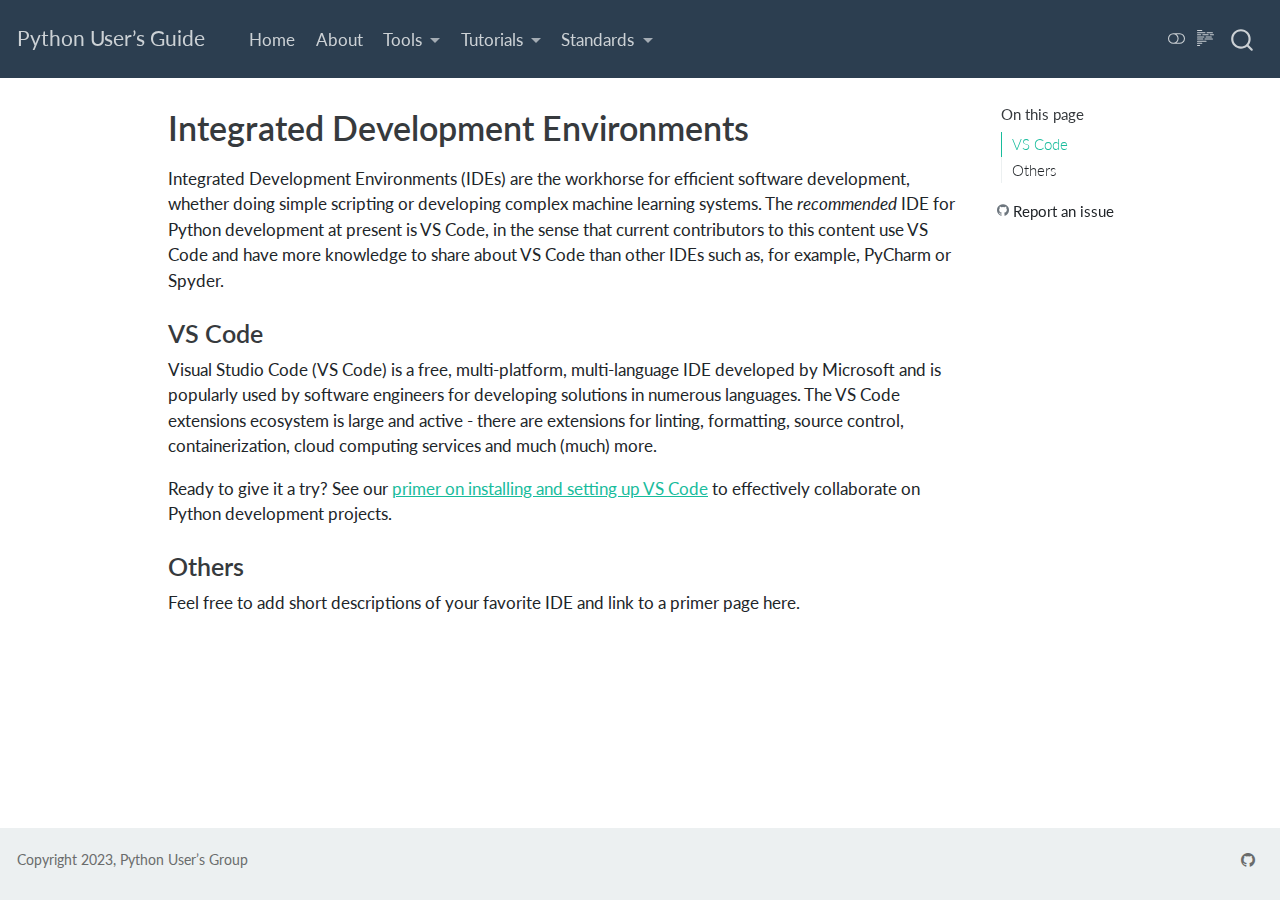
<file: docs/build-docs/tools/integrated-dev-envs.html>
<!DOCTYPE html>
<html xmlns="http://www.w3.org/1999/xhtml" lang="en" xml:lang="en"><head>

<meta charset="utf-8">
<meta name="generator" content="quarto-1.3.450">

<meta name="viewport" content="width=device-width, initial-scale=1.0, user-scalable=yes">


<title>Python User’s Guide - Integrated Development Environments</title>
<style>
code{white-space: pre-wrap;}
span.smallcaps{font-variant: small-caps;}
div.columns{display: flex; gap: min(4vw, 1.5em);}
div.column{flex: auto; overflow-x: auto;}
div.hanging-indent{margin-left: 1.5em; text-indent: -1.5em;}
ul.task-list{list-style: none;}
ul.task-list li input[type="checkbox"] {
  width: 0.8em;
  margin: 0 0.8em 0.2em -1em; /* quarto-specific, see https://github.com/quarto-dev/quarto-cli/issues/4556 */ 
  vertical-align: middle;
}
</style>


<script src="../site_libs/quarto-nav/quarto-nav.js"></script>
<script src="../site_libs/quarto-nav/headroom.min.js"></script>
<script src="../site_libs/clipboard/clipboard.min.js"></script>
<script src="../site_libs/quarto-search/autocomplete.umd.js"></script>
<script src="../site_libs/quarto-search/fuse.min.js"></script>
<script src="../site_libs/quarto-search/quarto-search.js"></script>
<meta name="quarto:offset" content="../">
<script src="../site_libs/quarto-html/quarto.js"></script>
<script src="../site_libs/quarto-html/popper.min.js"></script>
<script src="../site_libs/quarto-html/tippy.umd.min.js"></script>
<script src="../site_libs/quarto-html/anchor.min.js"></script>
<link href="../site_libs/quarto-html/tippy.css" rel="stylesheet">
<link href="../site_libs/quarto-html/quarto-syntax-highlighting.css" rel="stylesheet" class="quarto-color-scheme" id="quarto-text-highlighting-styles">
<link href="../site_libs/quarto-html/quarto-syntax-highlighting-dark.css" rel="prefetch" class="quarto-color-scheme quarto-color-alternate" id="quarto-text-highlighting-styles">
<script src="../site_libs/bootstrap/bootstrap.min.js"></script>
<link href="../site_libs/bootstrap/bootstrap-icons.css" rel="stylesheet">
<link href="../site_libs/bootstrap/bootstrap.min.css" rel="stylesheet" class="quarto-color-scheme" id="quarto-bootstrap" data-mode="light">
<link href="../site_libs/bootstrap/bootstrap-dark.min.css" rel="prefetch" class="quarto-color-scheme quarto-color-alternate" id="quarto-bootstrap" data-mode="dark">
<script id="quarto-search-options" type="application/json">{
  "location": "navbar",
  "copy-button": false,
  "collapse-after": 3,
  "panel-placement": "end",
  "type": "overlay",
  "limit": 20,
  "language": {
    "search-no-results-text": "No results",
    "search-matching-documents-text": "matching documents",
    "search-copy-link-title": "Copy link to search",
    "search-hide-matches-text": "Hide additional matches",
    "search-more-match-text": "more match in this document",
    "search-more-matches-text": "more matches in this document",
    "search-clear-button-title": "Clear",
    "search-detached-cancel-button-title": "Cancel",
    "search-submit-button-title": "Submit",
    "search-label": "Search"
  }
}</script>


<link rel="stylesheet" href="../styles.css">
</head>

<body class="nav-fixed">

<div id="quarto-search-results"></div>
  <header id="quarto-header" class="headroom fixed-top">
    <nav class="navbar navbar-expand-lg navbar-dark ">
      <div class="navbar-container container-fluid">
      <div class="navbar-brand-container">
    <a class="navbar-brand" href="../index.html">
    <span class="navbar-title">Python User’s Guide</span>
    </a>
  </div>
            <div id="quarto-search" class="" title="Search"></div>
          <button class="navbar-toggler" type="button" data-bs-toggle="collapse" data-bs-target="#navbarCollapse" aria-controls="navbarCollapse" aria-expanded="false" aria-label="Toggle navigation" onclick="if (window.quartoToggleHeadroom) { window.quartoToggleHeadroom(); }">
  <span class="navbar-toggler-icon"></span>
</button>
          <div class="collapse navbar-collapse" id="navbarCollapse">
            <ul class="navbar-nav navbar-nav-scroll me-auto">
  <li class="nav-item">
    <a class="nav-link" href="../index.html" rel="" target="">
 <span class="menu-text">Home</span></a>
  </li>  
  <li class="nav-item">
    <a class="nav-link" href="../about.html" rel="" target="">
 <span class="menu-text">About</span></a>
  </li>  
  <li class="nav-item dropdown ">
    <a class="nav-link dropdown-toggle" href="#" id="nav-menu-tools" role="button" data-bs-toggle="dropdown" aria-expanded="false" rel="" target="">
 <span class="menu-text">Tools</span>
    </a>
    <ul class="dropdown-menu" aria-labelledby="nav-menu-tools">    
        <li>
    <a class="dropdown-item" href="../tools/overview.html" rel="" target="">
 <span class="dropdown-text">Overview</span></a>
  </li>  
        <li>
    <a class="dropdown-item" href="../tools/integrated-dev-envs.html" rel="" target="">
 <span class="dropdown-text">Integrated Development Environments</span></a>
  </li>  
        <li>
    <a class="dropdown-item" href="../tools/pkg-env-manager.html" rel="" target="">
 <span class="dropdown-text">Package and Environment Managers</span></a>
  </li>  
        <li>
    <a class="dropdown-item" href="../tools/version-control.html" rel="" target="">
 <span class="dropdown-text">Version Control</span></a>
  </li>  
        <li>
    <a class="dropdown-item" href="../tools/documentation.html" rel="" target="">
 <span class="dropdown-text">Documentation</span></a>
  </li>  
        <li>
    <a class="dropdown-item" href="../tools/containers.html" rel="" target="">
 <span class="dropdown-text">Containerization</span></a>
  </li>  
    </ul>
  </li>
  <li class="nav-item dropdown ">
    <a class="nav-link dropdown-toggle" href="#" id="nav-menu-tutorials" role="button" data-bs-toggle="dropdown" aria-expanded="false" rel="" target="">
 <span class="menu-text">Tutorials</span>
    </a>
    <ul class="dropdown-menu" aria-labelledby="nav-menu-tutorials">    
        <li>
    <a class="dropdown-item" href="../tutorials/vscode-primer.html" rel="" target="">
 <span class="dropdown-text">VS Code Primer</span></a>
  </li>  
    </ul>
  </li>
  <li class="nav-item dropdown ">
    <a class="nav-link dropdown-toggle" href="#" id="nav-menu-standards" role="button" data-bs-toggle="dropdown" aria-expanded="false" rel="" target="">
 <span class="menu-text">Standards</span>
    </a>
    <ul class="dropdown-menu" aria-labelledby="nav-menu-standards">    
        <li>
    <a class="dropdown-item" href="../standards/overview.html" rel="" target="">
 <span class="dropdown-text">Overview</span></a>
  </li>  
    </ul>
  </li>
</ul>
            <div class="quarto-navbar-tools ms-auto">
  <a href="" class="quarto-color-scheme-toggle quarto-navigation-tool  px-1" onclick="window.quartoToggleColorScheme(); return false;" title="Toggle dark mode"><i class="bi"></i></a>
  <a href="" class="quarto-reader-toggle quarto-navigation-tool px-1" onclick="window.quartoToggleReader(); return false;" title="Toggle reader mode">
  <div class="quarto-reader-toggle-btn">
  <i class="bi"></i>
  </div>
</a>
</div>
          </div> <!-- /navcollapse -->
      </div> <!-- /container-fluid -->
    </nav>
</header>
<!-- content -->
<div id="quarto-content" class="quarto-container page-columns page-rows-contents page-layout-article page-navbar">
<!-- sidebar -->
<!-- margin-sidebar -->
    <div id="quarto-margin-sidebar" class="sidebar margin-sidebar">
        <nav id="TOC" role="doc-toc" class="toc-active">
    <h2 id="toc-title">On this page</h2>
   
  <ul>
  <li><a href="#vs-code" id="toc-vs-code" class="nav-link active" data-scroll-target="#vs-code">VS Code</a></li>
  <li><a href="#others" id="toc-others" class="nav-link" data-scroll-target="#others">Others</a></li>
  </ul>
<div class="toc-actions"><div><i class="bi bi-github"></i></div><div class="action-links"><p><a href="https://github.com/gcoyle83/python-starter-template/issues" class="toc-action">Report an issue</a></p></div></div></nav>
    </div>
<!-- main -->
<main class="content" id="quarto-document-content">

<header id="title-block-header" class="quarto-title-block default">
<div class="quarto-title">
<h1 class="title">Integrated Development Environments</h1>
</div>



<div class="quarto-title-meta">

    
  
    
  </div>
  

</header>

<p>Integrated Development Environments (IDEs) are the workhorse for efficient software development, whether doing simple scripting or developing complex machine learning systems. The <em>recommended</em> IDE for Python development at present is VS Code, in the sense that current contributors to this content use VS Code and have more knowledge to share about VS Code than other IDEs such as, for example, PyCharm or Spyder.</p>
<section id="vs-code" class="level3">
<h3 class="anchored" data-anchor-id="vs-code">VS Code</h3>
<p>Visual Studio Code (VS Code) is a free, multi-platform, multi-language IDE developed by Microsoft and is popularly used by software engineers for developing solutions in numerous languages. The VS Code extensions ecosystem is large and active - there are extensions for linting, formatting, source control, containerization, cloud computing services and much (much) more.</p>
<p>Ready to give it a try? See our <a href="../tutorials/vscode-primer.html">primer on installing and setting up VS Code</a> to effectively collaborate on Python development projects.</p>
</section>
<section id="others" class="level3">
<h3 class="anchored" data-anchor-id="others">Others</h3>
<p>Feel free to add short descriptions of your favorite IDE and link to a primer page here.</p>


</section>

<a onclick="window.scrollTo(0, 0); return false;" role="button" id="quarto-back-to-top"><i class="bi bi-arrow-up"></i> Back to top</a></main> <!-- /main -->
<script id="quarto-html-after-body" type="application/javascript">
window.document.addEventListener("DOMContentLoaded", function (event) {
  const toggleBodyColorMode = (bsSheetEl) => {
    const mode = bsSheetEl.getAttribute("data-mode");
    const bodyEl = window.document.querySelector("body");
    if (mode === "dark") {
      bodyEl.classList.add("quarto-dark");
      bodyEl.classList.remove("quarto-light");
    } else {
      bodyEl.classList.add("quarto-light");
      bodyEl.classList.remove("quarto-dark");
    }
  }
  const toggleBodyColorPrimary = () => {
    const bsSheetEl = window.document.querySelector("link#quarto-bootstrap");
    if (bsSheetEl) {
      toggleBodyColorMode(bsSheetEl);
    }
  }
  toggleBodyColorPrimary();  
  const disableStylesheet = (stylesheets) => {
    for (let i=0; i < stylesheets.length; i++) {
      const stylesheet = stylesheets[i];
      stylesheet.rel = 'prefetch';
    }
  }
  const enableStylesheet = (stylesheets) => {
    for (let i=0; i < stylesheets.length; i++) {
      const stylesheet = stylesheets[i];
      stylesheet.rel = 'stylesheet';
    }
  }
  const manageTransitions = (selector, allowTransitions) => {
    const els = window.document.querySelectorAll(selector);
    for (let i=0; i < els.length; i++) {
      const el = els[i];
      if (allowTransitions) {
        el.classList.remove('notransition');
      } else {
        el.classList.add('notransition');
      }
    }
  }
  const toggleColorMode = (alternate) => {
    // Switch the stylesheets
    const alternateStylesheets = window.document.querySelectorAll('link.quarto-color-scheme.quarto-color-alternate');
    manageTransitions('#quarto-margin-sidebar .nav-link', false);
    if (alternate) {
      enableStylesheet(alternateStylesheets);
      for (const sheetNode of alternateStylesheets) {
        if (sheetNode.id === "quarto-bootstrap") {
          toggleBodyColorMode(sheetNode);
        }
      }
    } else {
      disableStylesheet(alternateStylesheets);
      toggleBodyColorPrimary();
    }
    manageTransitions('#quarto-margin-sidebar .nav-link', true);
    // Switch the toggles
    const toggles = window.document.querySelectorAll('.quarto-color-scheme-toggle');
    for (let i=0; i < toggles.length; i++) {
      const toggle = toggles[i];
      if (toggle) {
        if (alternate) {
          toggle.classList.add("alternate");     
        } else {
          toggle.classList.remove("alternate");
        }
      }
    }
    // Hack to workaround the fact that safari doesn't
    // properly recolor the scrollbar when toggling (#1455)
    if (navigator.userAgent.indexOf('Safari') > 0 && navigator.userAgent.indexOf('Chrome') == -1) {
      manageTransitions("body", false);
      window.scrollTo(0, 1);
      setTimeout(() => {
        window.scrollTo(0, 0);
        manageTransitions("body", true);
      }, 40);  
    }
  }
  const isFileUrl = () => { 
    return window.location.protocol === 'file:';
  }
  const hasAlternateSentinel = () => {  
    let styleSentinel = getColorSchemeSentinel();
    if (styleSentinel !== null) {
      return styleSentinel === "alternate";
    } else {
      return false;
    }
  }
  const setStyleSentinel = (alternate) => {
    const value = alternate ? "alternate" : "default";
    if (!isFileUrl()) {
      window.localStorage.setItem("quarto-color-scheme", value);
    } else {
      localAlternateSentinel = value;
    }
  }
  const getColorSchemeSentinel = () => {
    if (!isFileUrl()) {
      const storageValue = window.localStorage.getItem("quarto-color-scheme");
      return storageValue != null ? storageValue : localAlternateSentinel;
    } else {
      return localAlternateSentinel;
    }
  }
  let localAlternateSentinel = 'default';
  // Dark / light mode switch
  window.quartoToggleColorScheme = () => {
    // Read the current dark / light value 
    let toAlternate = !hasAlternateSentinel();
    toggleColorMode(toAlternate);
    setStyleSentinel(toAlternate);
  };
  // Ensure there is a toggle, if there isn't float one in the top right
  if (window.document.querySelector('.quarto-color-scheme-toggle') === null) {
    const a = window.document.createElement('a');
    a.classList.add('top-right');
    a.classList.add('quarto-color-scheme-toggle');
    a.href = "";
    a.onclick = function() { try { window.quartoToggleColorScheme(); } catch {} return false; };
    const i = window.document.createElement("i");
    i.classList.add('bi');
    a.appendChild(i);
    window.document.body.appendChild(a);
  }
  // Switch to dark mode if need be
  if (hasAlternateSentinel()) {
    toggleColorMode(true);
  } else {
    toggleColorMode(false);
  }
  const icon = "";
  const anchorJS = new window.AnchorJS();
  anchorJS.options = {
    placement: 'right',
    icon: icon
  };
  anchorJS.add('.anchored');
  const isCodeAnnotation = (el) => {
    for (const clz of el.classList) {
      if (clz.startsWith('code-annotation-')) {                     
        return true;
      }
    }
    return false;
  }
  const clipboard = new window.ClipboardJS('.code-copy-button', {
    text: function(trigger) {
      const codeEl = trigger.previousElementSibling.cloneNode(true);
      for (const childEl of codeEl.children) {
        if (isCodeAnnotation(childEl)) {
          childEl.remove();
        }
      }
      return codeEl.innerText;
    }
  });
  clipboard.on('success', function(e) {
    // button target
    const button = e.trigger;
    // don't keep focus
    button.blur();
    // flash "checked"
    button.classList.add('code-copy-button-checked');
    var currentTitle = button.getAttribute("title");
    button.setAttribute("title", "Copied!");
    let tooltip;
    if (window.bootstrap) {
      button.setAttribute("data-bs-toggle", "tooltip");
      button.setAttribute("data-bs-placement", "left");
      button.setAttribute("data-bs-title", "Copied!");
      tooltip = new bootstrap.Tooltip(button, 
        { trigger: "manual", 
          customClass: "code-copy-button-tooltip",
          offset: [0, -8]});
      tooltip.show();    
    }
    setTimeout(function() {
      if (tooltip) {
        tooltip.hide();
        button.removeAttribute("data-bs-title");
        button.removeAttribute("data-bs-toggle");
        button.removeAttribute("data-bs-placement");
      }
      button.setAttribute("title", currentTitle);
      button.classList.remove('code-copy-button-checked');
    }, 1000);
    // clear code selection
    e.clearSelection();
  });
  function tippyHover(el, contentFn) {
    const config = {
      allowHTML: true,
      content: contentFn,
      maxWidth: 500,
      delay: 100,
      arrow: false,
      appendTo: function(el) {
          return el.parentElement;
      },
      interactive: true,
      interactiveBorder: 10,
      theme: 'quarto',
      placement: 'bottom-start'
    };
    window.tippy(el, config); 
  }
  const noterefs = window.document.querySelectorAll('a[role="doc-noteref"]');
  for (var i=0; i<noterefs.length; i++) {
    const ref = noterefs[i];
    tippyHover(ref, function() {
      // use id or data attribute instead here
      let href = ref.getAttribute('data-footnote-href') || ref.getAttribute('href');
      try { href = new URL(href).hash; } catch {}
      const id = href.replace(/^#\/?/, "");
      const note = window.document.getElementById(id);
      return note.innerHTML;
    });
  }
      let selectedAnnoteEl;
      const selectorForAnnotation = ( cell, annotation) => {
        let cellAttr = 'data-code-cell="' + cell + '"';
        let lineAttr = 'data-code-annotation="' +  annotation + '"';
        const selector = 'span[' + cellAttr + '][' + lineAttr + ']';
        return selector;
      }
      const selectCodeLines = (annoteEl) => {
        const doc = window.document;
        const targetCell = annoteEl.getAttribute("data-target-cell");
        const targetAnnotation = annoteEl.getAttribute("data-target-annotation");
        const annoteSpan = window.document.querySelector(selectorForAnnotation(targetCell, targetAnnotation));
        const lines = annoteSpan.getAttribute("data-code-lines").split(",");
        const lineIds = lines.map((line) => {
          return targetCell + "-" + line;
        })
        let top = null;
        let height = null;
        let parent = null;
        if (lineIds.length > 0) {
            //compute the position of the single el (top and bottom and make a div)
            const el = window.document.getElementById(lineIds[0]);
            top = el.offsetTop;
            height = el.offsetHeight;
            parent = el.parentElement.parentElement;
          if (lineIds.length > 1) {
            const lastEl = window.document.getElementById(lineIds[lineIds.length - 1]);
            const bottom = lastEl.offsetTop + lastEl.offsetHeight;
            height = bottom - top;
          }
          if (top !== null && height !== null && parent !== null) {
            // cook up a div (if necessary) and position it 
            let div = window.document.getElementById("code-annotation-line-highlight");
            if (div === null) {
              div = window.document.createElement("div");
              div.setAttribute("id", "code-annotation-line-highlight");
              div.style.position = 'absolute';
              parent.appendChild(div);
            }
            div.style.top = top - 2 + "px";
            div.style.height = height + 4 + "px";
            let gutterDiv = window.document.getElementById("code-annotation-line-highlight-gutter");
            if (gutterDiv === null) {
              gutterDiv = window.document.createElement("div");
              gutterDiv.setAttribute("id", "code-annotation-line-highlight-gutter");
              gutterDiv.style.position = 'absolute';
              const codeCell = window.document.getElementById(targetCell);
              const gutter = codeCell.querySelector('.code-annotation-gutter');
              gutter.appendChild(gutterDiv);
            }
            gutterDiv.style.top = top - 2 + "px";
            gutterDiv.style.height = height + 4 + "px";
          }
          selectedAnnoteEl = annoteEl;
        }
      };
      const unselectCodeLines = () => {
        const elementsIds = ["code-annotation-line-highlight", "code-annotation-line-highlight-gutter"];
        elementsIds.forEach((elId) => {
          const div = window.document.getElementById(elId);
          if (div) {
            div.remove();
          }
        });
        selectedAnnoteEl = undefined;
      };
      // Attach click handler to the DT
      const annoteDls = window.document.querySelectorAll('dt[data-target-cell]');
      for (const annoteDlNode of annoteDls) {
        annoteDlNode.addEventListener('click', (event) => {
          const clickedEl = event.target;
          if (clickedEl !== selectedAnnoteEl) {
            unselectCodeLines();
            const activeEl = window.document.querySelector('dt[data-target-cell].code-annotation-active');
            if (activeEl) {
              activeEl.classList.remove('code-annotation-active');
            }
            selectCodeLines(clickedEl);
            clickedEl.classList.add('code-annotation-active');
          } else {
            // Unselect the line
            unselectCodeLines();
            clickedEl.classList.remove('code-annotation-active');
          }
        });
      }
  const findCites = (el) => {
    const parentEl = el.parentElement;
    if (parentEl) {
      const cites = parentEl.dataset.cites;
      if (cites) {
        return {
          el,
          cites: cites.split(' ')
        };
      } else {
        return findCites(el.parentElement)
      }
    } else {
      return undefined;
    }
  };
  var bibliorefs = window.document.querySelectorAll('a[role="doc-biblioref"]');
  for (var i=0; i<bibliorefs.length; i++) {
    const ref = bibliorefs[i];
    const citeInfo = findCites(ref);
    if (citeInfo) {
      tippyHover(citeInfo.el, function() {
        var popup = window.document.createElement('div');
        citeInfo.cites.forEach(function(cite) {
          var citeDiv = window.document.createElement('div');
          citeDiv.classList.add('hanging-indent');
          citeDiv.classList.add('csl-entry');
          var biblioDiv = window.document.getElementById('ref-' + cite);
          if (biblioDiv) {
            citeDiv.innerHTML = biblioDiv.innerHTML;
          }
          popup.appendChild(citeDiv);
        });
        return popup.innerHTML;
      });
    }
  }
});
</script>
</div> <!-- /content -->
<footer class="footer">
  <div class="nav-footer">
    <div class="nav-footer-left">Copyright 2023, Python User’s Group</div>   
    <div class="nav-footer-center">
      &nbsp;
    </div>
    <div class="nav-footer-right">
      <ul class="footer-items list-unstyled">
    <li class="nav-item compact">
    <a class="nav-link" href="https://github.com/gcoyle83/python-starter-template">
      <i class="bi bi-github" role="img">
</i> 
    </a>
  </li>  
</ul>
    </div>
  </div>
</footer>



</body></html>
</file>
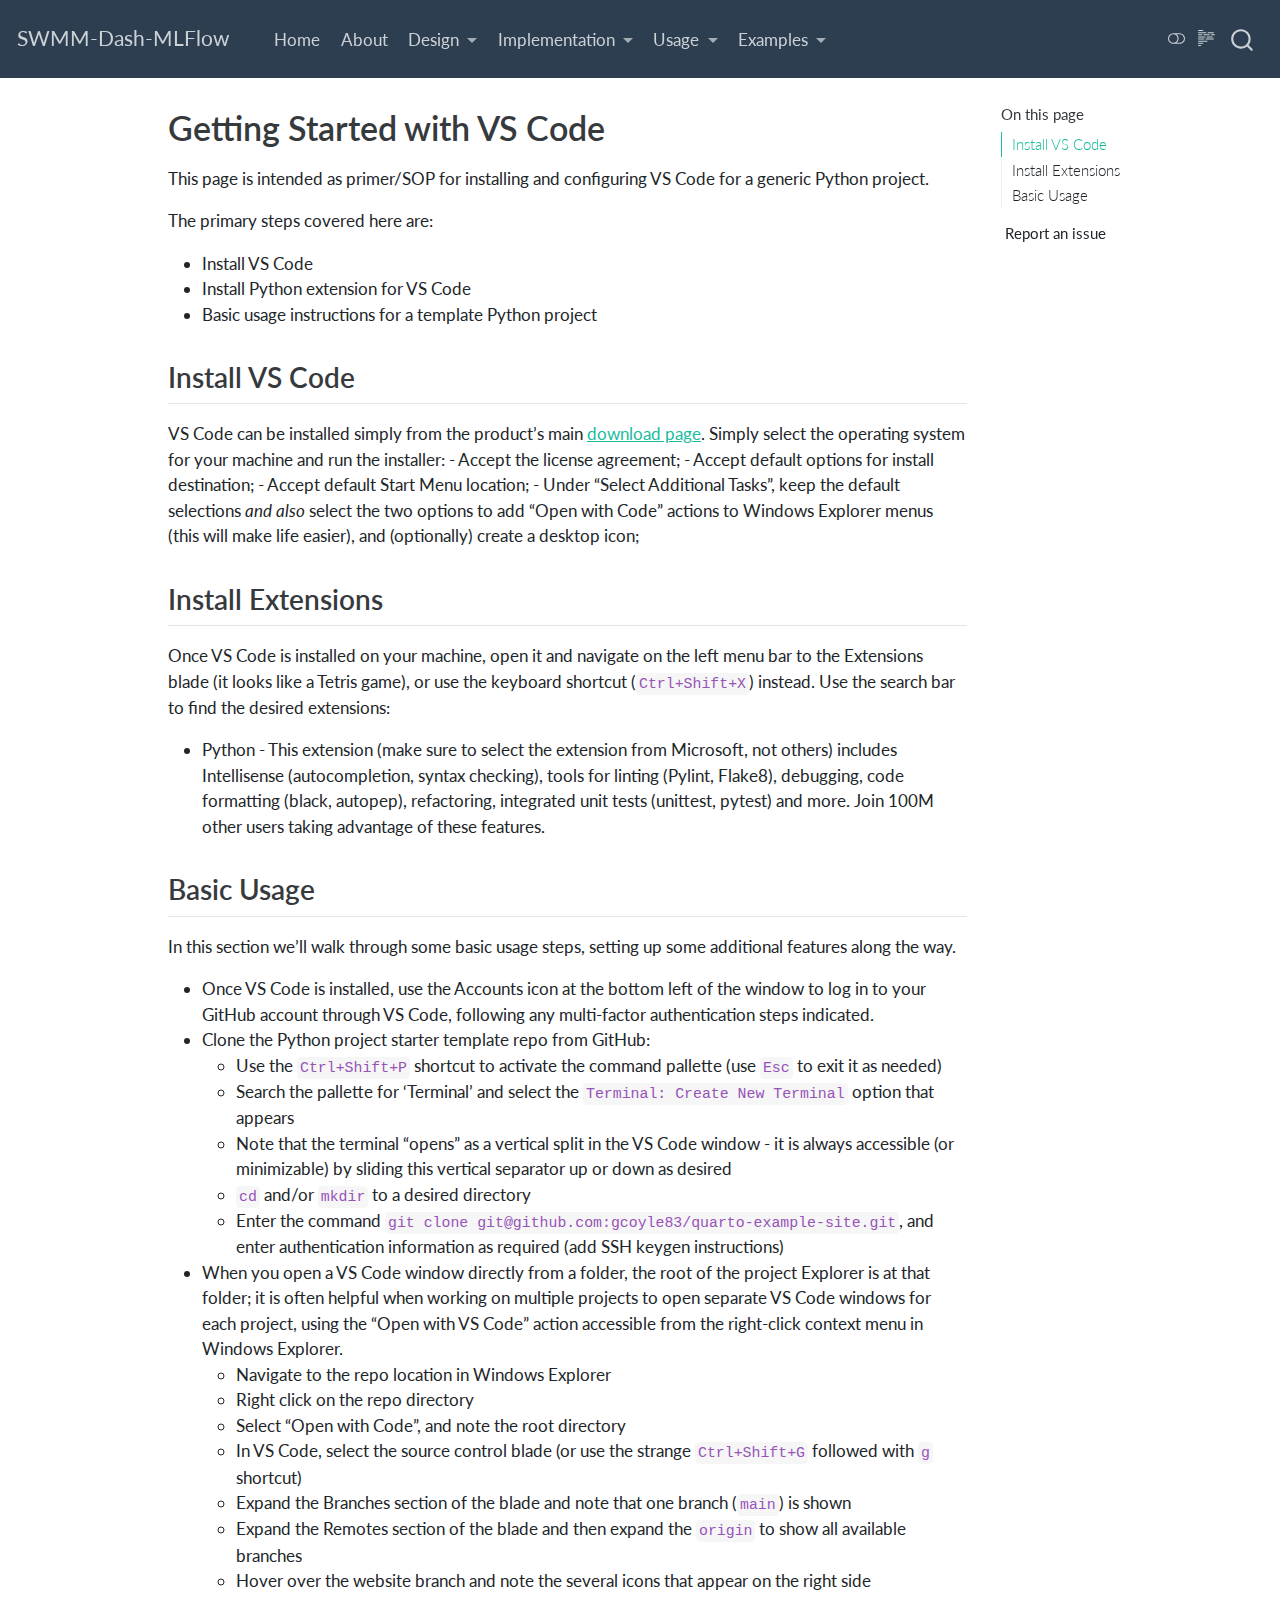
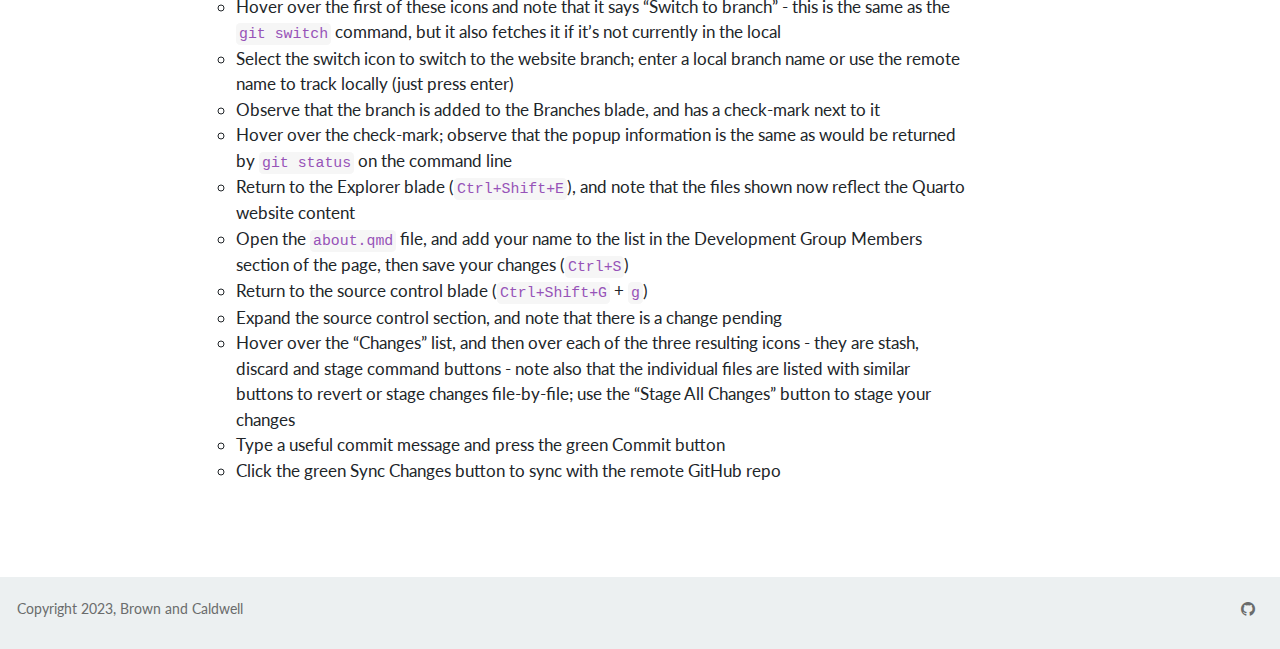
<file: docs/build-docs/use/overview.html>
<!DOCTYPE html>
<html xmlns="http://www.w3.org/1999/xhtml" lang="en" xml:lang="en"><head>

<meta charset="utf-8">
<meta name="generator" content="quarto-1.3.450">

<meta name="viewport" content="width=device-width, initial-scale=1.0, user-scalable=yes">


<title>SWMM-Dash-MLFlow - Getting Started with VS Code</title>
<style>
code{white-space: pre-wrap;}
span.smallcaps{font-variant: small-caps;}
div.columns{display: flex; gap: min(4vw, 1.5em);}
div.column{flex: auto; overflow-x: auto;}
div.hanging-indent{margin-left: 1.5em; text-indent: -1.5em;}
ul.task-list{list-style: none;}
ul.task-list li input[type="checkbox"] {
  width: 0.8em;
  margin: 0 0.8em 0.2em -1em; /* quarto-specific, see https://github.com/quarto-dev/quarto-cli/issues/4556 */ 
  vertical-align: middle;
}
</style>


<script src="../site_libs/quarto-nav/quarto-nav.js"></script>
<script src="../site_libs/quarto-nav/headroom.min.js"></script>
<script src="../site_libs/clipboard/clipboard.min.js"></script>
<script src="../site_libs/quarto-search/autocomplete.umd.js"></script>
<script src="../site_libs/quarto-search/fuse.min.js"></script>
<script src="../site_libs/quarto-search/quarto-search.js"></script>
<meta name="quarto:offset" content="../">
<script src="../site_libs/quarto-html/quarto.js"></script>
<script src="../site_libs/quarto-html/popper.min.js"></script>
<script src="../site_libs/quarto-html/tippy.umd.min.js"></script>
<script src="../site_libs/quarto-html/anchor.min.js"></script>
<link href="../site_libs/quarto-html/tippy.css" rel="stylesheet">
<link href="../site_libs/quarto-html/quarto-syntax-highlighting.css" rel="stylesheet" class="quarto-color-scheme" id="quarto-text-highlighting-styles">
<link href="../site_libs/quarto-html/quarto-syntax-highlighting-dark.css" rel="prefetch" class="quarto-color-scheme quarto-color-alternate" id="quarto-text-highlighting-styles">
<script src="../site_libs/bootstrap/bootstrap.min.js"></script>
<link href="../site_libs/bootstrap/bootstrap-icons.css" rel="stylesheet">
<link href="../site_libs/bootstrap/bootstrap.min.css" rel="stylesheet" class="quarto-color-scheme" id="quarto-bootstrap" data-mode="light">
<link href="../site_libs/bootstrap/bootstrap-dark.min.css" rel="prefetch" class="quarto-color-scheme quarto-color-alternate" id="quarto-bootstrap" data-mode="dark">
<script id="quarto-search-options" type="application/json">{
  "location": "navbar",
  "copy-button": false,
  "collapse-after": 3,
  "panel-placement": "end",
  "type": "overlay",
  "limit": 20,
  "language": {
    "search-no-results-text": "No results",
    "search-matching-documents-text": "matching documents",
    "search-copy-link-title": "Copy link to search",
    "search-hide-matches-text": "Hide additional matches",
    "search-more-match-text": "more match in this document",
    "search-more-matches-text": "more matches in this document",
    "search-clear-button-title": "Clear",
    "search-detached-cancel-button-title": "Cancel",
    "search-submit-button-title": "Submit",
    "search-label": "Search"
  }
}</script>


<link rel="stylesheet" href="../styles.css">
</head>

<body class="nav-fixed">

<div id="quarto-search-results"></div>
  <header id="quarto-header" class="headroom fixed-top">
    <nav class="navbar navbar-expand-lg navbar-dark ">
      <div class="navbar-container container-fluid">
      <div class="navbar-brand-container">
    <a class="navbar-brand" href="../index.html">
    <span class="navbar-title">SWMM-Dash-MLFlow</span>
    </a>
  </div>
            <div id="quarto-search" class="" title="Search"></div>
          <button class="navbar-toggler" type="button" data-bs-toggle="collapse" data-bs-target="#navbarCollapse" aria-controls="navbarCollapse" aria-expanded="false" aria-label="Toggle navigation" onclick="if (window.quartoToggleHeadroom) { window.quartoToggleHeadroom(); }">
  <span class="navbar-toggler-icon"></span>
</button>
          <div class="collapse navbar-collapse" id="navbarCollapse">
            <ul class="navbar-nav navbar-nav-scroll me-auto">
  <li class="nav-item">
    <a class="nav-link" href="../index.html" rel="" target="">
 <span class="menu-text">Home</span></a>
  </li>  
  <li class="nav-item">
    <a class="nav-link" href="../about.html" rel="" target="">
 <span class="menu-text">About</span></a>
  </li>  
  <li class="nav-item dropdown ">
    <a class="nav-link dropdown-toggle" href="#" id="nav-menu-design" role="button" data-bs-toggle="dropdown" aria-expanded="false" rel="" target="">
 <span class="menu-text">Design</span>
    </a>
    <ul class="dropdown-menu" aria-labelledby="nav-menu-design">    
        <li>
    <a class="dropdown-item" href="../design/overview.html" rel="" target="">
 <span class="dropdown-text">Design Overview</span></a>
  </li>  
    </ul>
  </li>
  <li class="nav-item dropdown ">
    <a class="nav-link dropdown-toggle" href="#" id="nav-menu-implementation" role="button" data-bs-toggle="dropdown" aria-expanded="false" rel="" target="">
 <span class="menu-text">Implementation</span>
    </a>
    <ul class="dropdown-menu" aria-labelledby="nav-menu-implementation">    
        <li>
    <a class="dropdown-item" href="../implement/overview.html" rel="" target="">
 <span class="dropdown-text">Implementation Overview</span></a>
  </li>  
    </ul>
  </li>
  <li class="nav-item dropdown ">
    <a class="nav-link dropdown-toggle" href="#" id="nav-menu-usage" role="button" data-bs-toggle="dropdown" aria-expanded="false" rel="" target="">
 <span class="menu-text">Usage</span>
    </a>
    <ul class="dropdown-menu" aria-labelledby="nav-menu-usage">    
        <li>
    <a class="dropdown-item" href="../use/overview.html" rel="" target="">
 <span class="dropdown-text">Usage Overview</span></a>
  </li>  
    </ul>
  </li>
  <li class="nav-item dropdown ">
    <a class="nav-link dropdown-toggle" href="#" id="nav-menu-examples" role="button" data-bs-toggle="dropdown" aria-expanded="false" rel="" target="">
 <span class="menu-text">Examples</span>
    </a>
    <ul class="dropdown-menu" aria-labelledby="nav-menu-examples">    
        <li>
    <a class="dropdown-item" href="../examples/overview.html" rel="" target="">
 <span class="dropdown-text">Examples Overview</span></a>
  </li>  
    </ul>
  </li>
</ul>
            <div class="quarto-navbar-tools ms-auto">
  <a href="" class="quarto-color-scheme-toggle quarto-navigation-tool  px-1" onclick="window.quartoToggleColorScheme(); return false;" title="Toggle dark mode"><i class="bi"></i></a>
  <a href="" class="quarto-reader-toggle quarto-navigation-tool px-1" onclick="window.quartoToggleReader(); return false;" title="Toggle reader mode">
  <div class="quarto-reader-toggle-btn">
  <i class="bi"></i>
  </div>
</a>
</div>
          </div> <!-- /navcollapse -->
      </div> <!-- /container-fluid -->
    </nav>
</header>
<!-- content -->
<div id="quarto-content" class="quarto-container page-columns page-rows-contents page-layout-article page-navbar">
<!-- sidebar -->
<!-- margin-sidebar -->
    <div id="quarto-margin-sidebar" class="sidebar margin-sidebar">
        <nav id="TOC" role="doc-toc" class="toc-active">
    <h2 id="toc-title">On this page</h2>
   
  <ul>
  <li><a href="#install-vs-code" id="toc-install-vs-code" class="nav-link active" data-scroll-target="#install-vs-code">Install VS Code</a></li>
  <li><a href="#install-extensions" id="toc-install-extensions" class="nav-link" data-scroll-target="#install-extensions">Install Extensions</a></li>
  <li><a href="#basic-usage" id="toc-basic-usage" class="nav-link" data-scroll-target="#basic-usage">Basic Usage</a></li>
  </ul>
<div class="toc-actions"><div class="action-links"><p><a href="https://github.com/gcoyle83/swmm-dash-mlflow/issues" class="toc-action">Report an issue</a></p></div></div></nav>
    </div>
<!-- main -->
<main class="content" id="quarto-document-content">

<header id="title-block-header" class="quarto-title-block default">
<div class="quarto-title">
<h1 class="title">Getting Started with VS Code</h1>
</div>



<div class="quarto-title-meta">

    
  
    
  </div>
  

</header>

<p>This page is intended as primer/SOP for installing and configuring VS Code for a generic Python project.</p>
<p>The primary steps covered here are:</p>
<ul>
<li>Install VS Code</li>
<li>Install Python extension for VS Code</li>
<li>Basic usage instructions for a template Python project</li>
</ul>
<section id="install-vs-code" class="level2">
<h2 class="anchored" data-anchor-id="install-vs-code">Install VS Code</h2>
<p>VS Code can be installed simply from the product’s main <a href="https://code.visualstudio.com/download">download page</a>. Simply select the operating system for your machine and run the installer: - Accept the license agreement; - Accept default options for install destination; - Accept default Start Menu location; - Under “Select Additional Tasks”, keep the default selections <em>and also</em> select the two options to add “Open with Code” actions to Windows Explorer menus (this will make life easier), and (optionally) create a desktop icon;</p>
</section>
<section id="install-extensions" class="level2">
<h2 class="anchored" data-anchor-id="install-extensions">Install Extensions</h2>
<p>Once VS Code is installed on your machine, open it and navigate on the left menu bar to the Extensions blade (it looks like a Tetris game), or use the keyboard shortcut (<code>Ctrl+Shift+X</code>) instead. Use the search bar to find the desired extensions:</p>
<ul>
<li>Python - This extension (make sure to select the extension from Microsoft, not others) includes Intellisense (autocompletion, syntax checking), tools for linting (Pylint, Flake8), debugging, code formatting (black, autopep), refactoring, integrated unit tests (unittest, pytest) and more. Join 100M other users taking advantage of these features.</li>
</ul>
</section>
<section id="basic-usage" class="level2">
<h2 class="anchored" data-anchor-id="basic-usage">Basic Usage</h2>
<p>In this section we’ll walk through some basic usage steps, setting up some additional features along the way.</p>
<ul>
<li>Once VS Code is installed, use the Accounts icon at the bottom left of the window to log in to your GitHub account through VS Code, following any multi-factor authentication steps indicated.</li>
<li>Clone the Python project starter template repo from GitHub:
<ul>
<li>Use the <code>Ctrl+Shift+P</code> shortcut to activate the command pallette (use <code>Esc</code> to exit it as needed)</li>
<li>Search the pallette for ‘Terminal’ and select the <code>Terminal: Create New Terminal</code> option that appears</li>
<li>Note that the terminal “opens” as a vertical split in the VS Code window - it is always accessible (or minimizable) by sliding this vertical separator up or down as desired</li>
<li><code>cd</code> and/or <code>mkdir</code> to a desired directory</li>
<li>Enter the command <code>git clone git@github.com:gcoyle83/quarto-example-site.git</code>, and enter authentication information as required (add SSH keygen instructions)</li>
</ul></li>
<li>When you open a VS Code window directly from a folder, the root of the project Explorer is at that folder; it is often helpful when working on multiple projects to open separate VS Code windows for each project, using the “Open with VS Code” action accessible from the right-click context menu in Windows Explorer.
<ul>
<li>Navigate to the repo location in Windows Explorer</li>
<li>Right click on the repo directory</li>
<li>Select “Open with Code”, and note the root directory</li>
<li>In VS Code, select the source control blade (or use the strange <code>Ctrl+Shift+G</code> followed with <code>g</code> shortcut)</li>
<li>Expand the Branches section of the blade and note that one branch (<code>main</code>) is shown</li>
<li>Expand the Remotes section of the blade and then expand the <code>origin</code> to show all available branches</li>
<li>Hover over the website branch and note the several icons that appear on the right side</li>
<li>Hover over the first of these icons and note that it says “Switch to branch” - this is the same as the <code>git switch</code> command, but it also fetches it if it’s not currently in the local</li>
<li>Select the switch icon to switch to the website branch; enter a local branch name or use the remote name to track locally (just press enter)</li>
<li>Observe that the branch is added to the Branches blade, and has a check-mark next to it</li>
<li>Hover over the check-mark; observe that the popup information is the same as would be returned by <code>git status</code> on the command line</li>
<li>Return to the Explorer blade (<code>Ctrl+Shift+E</code>), and note that the files shown now reflect the Quarto website content</li>
<li>Open the <code>about.qmd</code> file, and add your name to the list in the Development Group Members section of the page, then save your changes (<code>Ctrl+S</code>)</li>
<li>Return to the source control blade (<code>Ctrl+Shift+G</code> + <code>g</code>)</li>
<li>Expand the source control section, and note that there is a change pending</li>
<li>Hover over the “Changes” list, and then over each of the three resulting icons - they are stash, discard and stage command buttons - note also that the individual files are listed with similar buttons to revert or stage changes file-by-file; use the “Stage All Changes” button to stage your changes</li>
<li>Type a useful commit message and press the green Commit button</li>
<li>Click the green Sync Changes button to sync with the remote GitHub repo</li>
</ul></li>
</ul>


</section>

<a onclick="window.scrollTo(0, 0); return false;" role="button" id="quarto-back-to-top"><i class="bi bi-arrow-up"></i> Back to top</a></main> <!-- /main -->
<script id="quarto-html-after-body" type="application/javascript">
window.document.addEventListener("DOMContentLoaded", function (event) {
  const toggleBodyColorMode = (bsSheetEl) => {
    const mode = bsSheetEl.getAttribute("data-mode");
    const bodyEl = window.document.querySelector("body");
    if (mode === "dark") {
      bodyEl.classList.add("quarto-dark");
      bodyEl.classList.remove("quarto-light");
    } else {
      bodyEl.classList.add("quarto-light");
      bodyEl.classList.remove("quarto-dark");
    }
  }
  const toggleBodyColorPrimary = () => {
    const bsSheetEl = window.document.querySelector("link#quarto-bootstrap");
    if (bsSheetEl) {
      toggleBodyColorMode(bsSheetEl);
    }
  }
  toggleBodyColorPrimary();  
  const disableStylesheet = (stylesheets) => {
    for (let i=0; i < stylesheets.length; i++) {
      const stylesheet = stylesheets[i];
      stylesheet.rel = 'prefetch';
    }
  }
  const enableStylesheet = (stylesheets) => {
    for (let i=0; i < stylesheets.length; i++) {
      const stylesheet = stylesheets[i];
      stylesheet.rel = 'stylesheet';
    }
  }
  const manageTransitions = (selector, allowTransitions) => {
    const els = window.document.querySelectorAll(selector);
    for (let i=0; i < els.length; i++) {
      const el = els[i];
      if (allowTransitions) {
        el.classList.remove('notransition');
      } else {
        el.classList.add('notransition');
      }
    }
  }
  const toggleColorMode = (alternate) => {
    // Switch the stylesheets
    const alternateStylesheets = window.document.querySelectorAll('link.quarto-color-scheme.quarto-color-alternate');
    manageTransitions('#quarto-margin-sidebar .nav-link', false);
    if (alternate) {
      enableStylesheet(alternateStylesheets);
      for (const sheetNode of alternateStylesheets) {
        if (sheetNode.id === "quarto-bootstrap") {
          toggleBodyColorMode(sheetNode);
        }
      }
    } else {
      disableStylesheet(alternateStylesheets);
      toggleBodyColorPrimary();
    }
    manageTransitions('#quarto-margin-sidebar .nav-link', true);
    // Switch the toggles
    const toggles = window.document.querySelectorAll('.quarto-color-scheme-toggle');
    for (let i=0; i < toggles.length; i++) {
      const toggle = toggles[i];
      if (toggle) {
        if (alternate) {
          toggle.classList.add("alternate");     
        } else {
          toggle.classList.remove("alternate");
        }
      }
    }
    // Hack to workaround the fact that safari doesn't
    // properly recolor the scrollbar when toggling (#1455)
    if (navigator.userAgent.indexOf('Safari') > 0 && navigator.userAgent.indexOf('Chrome') == -1) {
      manageTransitions("body", false);
      window.scrollTo(0, 1);
      setTimeout(() => {
        window.scrollTo(0, 0);
        manageTransitions("body", true);
      }, 40);  
    }
  }
  const isFileUrl = () => { 
    return window.location.protocol === 'file:';
  }
  const hasAlternateSentinel = () => {  
    let styleSentinel = getColorSchemeSentinel();
    if (styleSentinel !== null) {
      return styleSentinel === "alternate";
    } else {
      return false;
    }
  }
  const setStyleSentinel = (alternate) => {
    const value = alternate ? "alternate" : "default";
    if (!isFileUrl()) {
      window.localStorage.setItem("quarto-color-scheme", value);
    } else {
      localAlternateSentinel = value;
    }
  }
  const getColorSchemeSentinel = () => {
    if (!isFileUrl()) {
      const storageValue = window.localStorage.getItem("quarto-color-scheme");
      return storageValue != null ? storageValue : localAlternateSentinel;
    } else {
      return localAlternateSentinel;
    }
  }
  let localAlternateSentinel = 'default';
  // Dark / light mode switch
  window.quartoToggleColorScheme = () => {
    // Read the current dark / light value 
    let toAlternate = !hasAlternateSentinel();
    toggleColorMode(toAlternate);
    setStyleSentinel(toAlternate);
  };
  // Ensure there is a toggle, if there isn't float one in the top right
  if (window.document.querySelector('.quarto-color-scheme-toggle') === null) {
    const a = window.document.createElement('a');
    a.classList.add('top-right');
    a.classList.add('quarto-color-scheme-toggle');
    a.href = "";
    a.onclick = function() { try { window.quartoToggleColorScheme(); } catch {} return false; };
    const i = window.document.createElement("i");
    i.classList.add('bi');
    a.appendChild(i);
    window.document.body.appendChild(a);
  }
  // Switch to dark mode if need be
  if (hasAlternateSentinel()) {
    toggleColorMode(true);
  } else {
    toggleColorMode(false);
  }
  const icon = "";
  const anchorJS = new window.AnchorJS();
  anchorJS.options = {
    placement: 'right',
    icon: icon
  };
  anchorJS.add('.anchored');
  const isCodeAnnotation = (el) => {
    for (const clz of el.classList) {
      if (clz.startsWith('code-annotation-')) {                     
        return true;
      }
    }
    return false;
  }
  const clipboard = new window.ClipboardJS('.code-copy-button', {
    text: function(trigger) {
      const codeEl = trigger.previousElementSibling.cloneNode(true);
      for (const childEl of codeEl.children) {
        if (isCodeAnnotation(childEl)) {
          childEl.remove();
        }
      }
      return codeEl.innerText;
    }
  });
  clipboard.on('success', function(e) {
    // button target
    const button = e.trigger;
    // don't keep focus
    button.blur();
    // flash "checked"
    button.classList.add('code-copy-button-checked');
    var currentTitle = button.getAttribute("title");
    button.setAttribute("title", "Copied!");
    let tooltip;
    if (window.bootstrap) {
      button.setAttribute("data-bs-toggle", "tooltip");
      button.setAttribute("data-bs-placement", "left");
      button.setAttribute("data-bs-title", "Copied!");
      tooltip = new bootstrap.Tooltip(button, 
        { trigger: "manual", 
          customClass: "code-copy-button-tooltip",
          offset: [0, -8]});
      tooltip.show();    
    }
    setTimeout(function() {
      if (tooltip) {
        tooltip.hide();
        button.removeAttribute("data-bs-title");
        button.removeAttribute("data-bs-toggle");
        button.removeAttribute("data-bs-placement");
      }
      button.setAttribute("title", currentTitle);
      button.classList.remove('code-copy-button-checked');
    }, 1000);
    // clear code selection
    e.clearSelection();
  });
  function tippyHover(el, contentFn) {
    const config = {
      allowHTML: true,
      content: contentFn,
      maxWidth: 500,
      delay: 100,
      arrow: false,
      appendTo: function(el) {
          return el.parentElement;
      },
      interactive: true,
      interactiveBorder: 10,
      theme: 'quarto',
      placement: 'bottom-start'
    };
    window.tippy(el, config); 
  }
  const noterefs = window.document.querySelectorAll('a[role="doc-noteref"]');
  for (var i=0; i<noterefs.length; i++) {
    const ref = noterefs[i];
    tippyHover(ref, function() {
      // use id or data attribute instead here
      let href = ref.getAttribute('data-footnote-href') || ref.getAttribute('href');
      try { href = new URL(href).hash; } catch {}
      const id = href.replace(/^#\/?/, "");
      const note = window.document.getElementById(id);
      return note.innerHTML;
    });
  }
      let selectedAnnoteEl;
      const selectorForAnnotation = ( cell, annotation) => {
        let cellAttr = 'data-code-cell="' + cell + '"';
        let lineAttr = 'data-code-annotation="' +  annotation + '"';
        const selector = 'span[' + cellAttr + '][' + lineAttr + ']';
        return selector;
      }
      const selectCodeLines = (annoteEl) => {
        const doc = window.document;
        const targetCell = annoteEl.getAttribute("data-target-cell");
        const targetAnnotation = annoteEl.getAttribute("data-target-annotation");
        const annoteSpan = window.document.querySelector(selectorForAnnotation(targetCell, targetAnnotation));
        const lines = annoteSpan.getAttribute("data-code-lines").split(",");
        const lineIds = lines.map((line) => {
          return targetCell + "-" + line;
        })
        let top = null;
        let height = null;
        let parent = null;
        if (lineIds.length > 0) {
            //compute the position of the single el (top and bottom and make a div)
            const el = window.document.getElementById(lineIds[0]);
            top = el.offsetTop;
            height = el.offsetHeight;
            parent = el.parentElement.parentElement;
          if (lineIds.length > 1) {
            const lastEl = window.document.getElementById(lineIds[lineIds.length - 1]);
            const bottom = lastEl.offsetTop + lastEl.offsetHeight;
            height = bottom - top;
          }
          if (top !== null && height !== null && parent !== null) {
            // cook up a div (if necessary) and position it 
            let div = window.document.getElementById("code-annotation-line-highlight");
            if (div === null) {
              div = window.document.createElement("div");
              div.setAttribute("id", "code-annotation-line-highlight");
              div.style.position = 'absolute';
              parent.appendChild(div);
            }
            div.style.top = top - 2 + "px";
            div.style.height = height + 4 + "px";
            let gutterDiv = window.document.getElementById("code-annotation-line-highlight-gutter");
            if (gutterDiv === null) {
              gutterDiv = window.document.createElement("div");
              gutterDiv.setAttribute("id", "code-annotation-line-highlight-gutter");
              gutterDiv.style.position = 'absolute';
              const codeCell = window.document.getElementById(targetCell);
              const gutter = codeCell.querySelector('.code-annotation-gutter');
              gutter.appendChild(gutterDiv);
            }
            gutterDiv.style.top = top - 2 + "px";
            gutterDiv.style.height = height + 4 + "px";
          }
          selectedAnnoteEl = annoteEl;
        }
      };
      const unselectCodeLines = () => {
        const elementsIds = ["code-annotation-line-highlight", "code-annotation-line-highlight-gutter"];
        elementsIds.forEach((elId) => {
          const div = window.document.getElementById(elId);
          if (div) {
            div.remove();
          }
        });
        selectedAnnoteEl = undefined;
      };
      // Attach click handler to the DT
      const annoteDls = window.document.querySelectorAll('dt[data-target-cell]');
      for (const annoteDlNode of annoteDls) {
        annoteDlNode.addEventListener('click', (event) => {
          const clickedEl = event.target;
          if (clickedEl !== selectedAnnoteEl) {
            unselectCodeLines();
            const activeEl = window.document.querySelector('dt[data-target-cell].code-annotation-active');
            if (activeEl) {
              activeEl.classList.remove('code-annotation-active');
            }
            selectCodeLines(clickedEl);
            clickedEl.classList.add('code-annotation-active');
          } else {
            // Unselect the line
            unselectCodeLines();
            clickedEl.classList.remove('code-annotation-active');
          }
        });
      }
  const findCites = (el) => {
    const parentEl = el.parentElement;
    if (parentEl) {
      const cites = parentEl.dataset.cites;
      if (cites) {
        return {
          el,
          cites: cites.split(' ')
        };
      } else {
        return findCites(el.parentElement)
      }
    } else {
      return undefined;
    }
  };
  var bibliorefs = window.document.querySelectorAll('a[role="doc-biblioref"]');
  for (var i=0; i<bibliorefs.length; i++) {
    const ref = bibliorefs[i];
    const citeInfo = findCites(ref);
    if (citeInfo) {
      tippyHover(citeInfo.el, function() {
        var popup = window.document.createElement('div');
        citeInfo.cites.forEach(function(cite) {
          var citeDiv = window.document.createElement('div');
          citeDiv.classList.add('hanging-indent');
          citeDiv.classList.add('csl-entry');
          var biblioDiv = window.document.getElementById('ref-' + cite);
          if (biblioDiv) {
            citeDiv.innerHTML = biblioDiv.innerHTML;
          }
          popup.appendChild(citeDiv);
        });
        return popup.innerHTML;
      });
    }
  }
});
</script>
</div> <!-- /content -->
<footer class="footer">
  <div class="nav-footer">
    <div class="nav-footer-left">Copyright 2023, Brown and Caldwell</div>   
    <div class="nav-footer-center">
      &nbsp;
    </div>
    <div class="nav-footer-right">
      <ul class="footer-items list-unstyled">
    <li class="nav-item compact">
    <a class="nav-link" href="https://github.com/gcoyle83/swmm-dash-mlflow">
      <i class="bi bi-github" role="img">
</i> 
    </a>
  </li>  
</ul>
    </div>
  </div>
</footer>



</body></html>
</file>
<file: docs/build-docs/site_libs/quarto-html/tippy.css>
.tippy-box[data-animation=fade][data-state=hidden]{opacity:0}[data-tippy-root]{max-width:calc(100vw - 10px)}.tippy-box{position:relative;background-color:#333;color:#fff;border-radius:4px;font-size:14px;line-height:1.4;white-space:normal;outline:0;transition-property:transform,visibility,opacity}.tippy-box[data-placement^=top]>.tippy-arrow{bottom:0}.tippy-box[data-placement^=top]>.tippy-arrow:before{bottom:-7px;left:0;border-width:8px 8px 0;border-top-color:initial;transform-origin:center top}.tippy-box[data-placement^=bottom]>.tippy-arrow{top:0}.tippy-box[data-placement^=bottom]>.tippy-arrow:before{top:-7px;left:0;border-width:0 8px 8px;border-bottom-color:initial;transform-origin:center bottom}.tippy-box[data-placement^=left]>.tippy-arrow{right:0}.tippy-box[data-placement^=left]>.tippy-arrow:before{border-width:8px 0 8px 8px;border-left-color:initial;right:-7px;transform-origin:center left}.tippy-box[data-placement^=right]>.tippy-arrow{left:0}.tippy-box[data-placement^=right]>.tippy-arrow:before{left:-7px;border-width:8px 8px 8px 0;border-right-color:initial;transform-origin:center right}.tippy-box[data-inertia][data-state=visible]{transition-timing-function:cubic-bezier(.54,1.5,.38,1.11)}.tippy-arrow{width:16px;height:16px;color:#333}.tippy-arrow:before{content:"";position:absolute;border-color:transparent;border-style:solid}.tippy-content{position:relative;padding:5px 9px;z-index:1}
</file>
<file: docs/build-docs/site_libs/quarto-html/quarto-syntax-highlighting.css>
/* quarto syntax highlight colors */
:root {
  --quarto-hl-ot-color: #003B4F;
  --quarto-hl-at-color: #657422;
  --quarto-hl-ss-color: #20794D;
  --quarto-hl-an-color: #5E5E5E;
  --quarto-hl-fu-color: #4758AB;
  --quarto-hl-st-color: #20794D;
  --quarto-hl-cf-color: #003B4F;
  --quarto-hl-op-color: #5E5E5E;
  --quarto-hl-er-color: #AD0000;
  --quarto-hl-bn-color: #AD0000;
  --quarto-hl-al-color: #AD0000;
  --quarto-hl-va-color: #111111;
  --quarto-hl-bu-color: inherit;
  --quarto-hl-ex-color: inherit;
  --quarto-hl-pp-color: #AD0000;
  --quarto-hl-in-color: #5E5E5E;
  --quarto-hl-vs-color: #20794D;
  --quarto-hl-wa-color: #5E5E5E;
  --quarto-hl-do-color: #5E5E5E;
  --quarto-hl-im-color: #00769E;
  --quarto-hl-ch-color: #20794D;
  --quarto-hl-dt-color: #AD0000;
  --quarto-hl-fl-color: #AD0000;
  --quarto-hl-co-color: #5E5E5E;
  --quarto-hl-cv-color: #5E5E5E;
  --quarto-hl-cn-color: #8f5902;
  --quarto-hl-sc-color: #5E5E5E;
  --quarto-hl-dv-color: #AD0000;
  --quarto-hl-kw-color: #003B4F;
}

/* other quarto variables */
:root {
  --quarto-font-monospace: SFMono-Regular, Menlo, Monaco, Consolas, "Liberation Mono", "Courier New", monospace;
}

pre > code.sourceCode > span {
  color: #003B4F;
}

code span {
  color: #003B4F;
}

code.sourceCode > span {
  color: #003B4F;
}

div.sourceCode,
div.sourceCode pre.sourceCode {
  color: #003B4F;
}

code span.ot {
  color: #003B4F;
  font-style: inherit;
}

code span.at {
  color: #657422;
  font-style: inherit;
}

code span.ss {
  color: #20794D;
  font-style: inherit;
}

code span.an {
  color: #5E5E5E;
  font-style: inherit;
}

code span.fu {
  color: #4758AB;
  font-style: inherit;
}

code span.st {
  color: #20794D;
  font-style: inherit;
}

code span.cf {
  color: #003B4F;
  font-style: inherit;
}

code span.op {
  color: #5E5E5E;
  font-style: inherit;
}

code span.er {
  color: #AD0000;
  font-style: inherit;
}

code span.bn {
  color: #AD0000;
  font-style: inherit;
}

code span.al {
  color: #AD0000;
  font-style: inherit;
}

code span.va {
  color: #111111;
  font-style: inherit;
}

code span.bu {
  font-style: inherit;
}

code span.ex {
  font-style: inherit;
}

code span.pp {
  color: #AD0000;
  font-style: inherit;
}

code span.in {
  color: #5E5E5E;
  font-style: inherit;
}

code span.vs {
  color: #20794D;
  font-style: inherit;
}

code span.wa {
  color: #5E5E5E;
  font-style: italic;
}

code span.do {
  color: #5E5E5E;
  font-style: italic;
}

code span.im {
  color: #00769E;
  font-style: inherit;
}

code span.ch {
  color: #20794D;
  font-style: inherit;
}

code span.dt {
  color: #AD0000;
  font-style: inherit;
}

code span.fl {
  color: #AD0000;
  font-style: inherit;
}

code span.co {
  color: #5E5E5E;
  font-style: inherit;
}

code span.cv {
  color: #5E5E5E;
  font-style: italic;
}

code span.cn {
  color: #8f5902;
  font-style: inherit;
}

code span.sc {
  color: #5E5E5E;
  font-style: inherit;
}

code span.dv {
  color: #AD0000;
  font-style: inherit;
}

code span.kw {
  color: #003B4F;
  font-style: inherit;
}

.prevent-inlining {
  content: "</";
}

/*# sourceMappingURL=debc5d5d77c3f9108843748ff7464032.css.map */
</file>
<file: docs/build-docs/site_libs/quarto-html/quarto-syntax-highlighting-dark.css>
/* quarto syntax highlight colors */
:root {
  --quarto-hl-al-color: #f07178;
  --quarto-hl-an-color: #d4d0ab;
  --quarto-hl-at-color: #00e0e0;
  --quarto-hl-bn-color: #d4d0ab;
  --quarto-hl-bu-color: #abe338;
  --quarto-hl-ch-color: #abe338;
  --quarto-hl-co-color: #f8f8f2;
  --quarto-hl-cv-color: #ffd700;
  --quarto-hl-cn-color: #ffd700;
  --quarto-hl-cf-color: #ffa07a;
  --quarto-hl-dt-color: #ffa07a;
  --quarto-hl-dv-color: #d4d0ab;
  --quarto-hl-do-color: #f8f8f2;
  --quarto-hl-er-color: #f07178;
  --quarto-hl-ex-color: #00e0e0;
  --quarto-hl-fl-color: #d4d0ab;
  --quarto-hl-fu-color: #ffa07a;
  --quarto-hl-im-color: #abe338;
  --quarto-hl-in-color: #d4d0ab;
  --quarto-hl-kw-color: #ffa07a;
  --quarto-hl-op-color: #ffa07a;
  --quarto-hl-ot-color: #00e0e0;
  --quarto-hl-pp-color: #dcc6e0;
  --quarto-hl-re-color: #00e0e0;
  --quarto-hl-sc-color: #abe338;
  --quarto-hl-ss-color: #abe338;
  --quarto-hl-st-color: #abe338;
  --quarto-hl-va-color: #00e0e0;
  --quarto-hl-vs-color: #abe338;
  --quarto-hl-wa-color: #dcc6e0;
}

/* other quarto variables */
:root {
  --quarto-font-monospace: SFMono-Regular, Menlo, Monaco, Consolas, "Liberation Mono", "Courier New", monospace;
}

code span.al {
  background-color: #2a0f15;
  font-weight: bold;
  color: #f07178;
}

code span.an {
  color: #d4d0ab;
}

code span.at {
  color: #00e0e0;
}

code span.bn {
  color: #d4d0ab;
}

code span.bu {
  color: #abe338;
}

code span.ch {
  color: #abe338;
}

code span.co {
  font-style: italic;
  color: #f8f8f2;
}

code span.cv {
  color: #ffd700;
}

code span.cn {
  color: #ffd700;
}

code span.cf {
  font-weight: bold;
  color: #ffa07a;
}

code span.dt {
  color: #ffa07a;
}

code span.dv {
  color: #d4d0ab;
}

code span.do {
  color: #f8f8f2;
}

code span.er {
  color: #f07178;
  text-decoration: underline;
}

code span.ex {
  font-weight: bold;
  color: #00e0e0;
}

code span.fl {
  color: #d4d0ab;
}

code span.fu {
  color: #ffa07a;
}

code span.im {
  color: #abe338;
}

code span.in {
  color: #d4d0ab;
}

code span.kw {
  font-weight: bold;
  color: #ffa07a;
}

pre > code.sourceCode > span {
  color: #f8f8f2;
}

code span {
  color: #f8f8f2;
}

code.sourceCode > span {
  color: #f8f8f2;
}

div.sourceCode,
div.sourceCode pre.sourceCode {
  color: #f8f8f2;
}

code span.op {
  color: #ffa07a;
}

code span.ot {
  color: #00e0e0;
}

code span.pp {
  color: #dcc6e0;
}

code span.re {
  background-color: #f8f8f2;
  color: #00e0e0;
}

code span.sc {
  color: #abe338;
}

code span.ss {
  color: #abe338;
}

code span.st {
  color: #abe338;
}

code span.va {
  color: #00e0e0;
}

code span.vs {
  color: #abe338;
}

code span.wa {
  color: #dcc6e0;
}

.prevent-inlining {
  content: "</";
}

/*# sourceMappingURL=935a306eefa94366c21e1a970dddb765.css.map */
</file>
<file: docs/build-docs/styles.css>
/* css styles */
</file>
